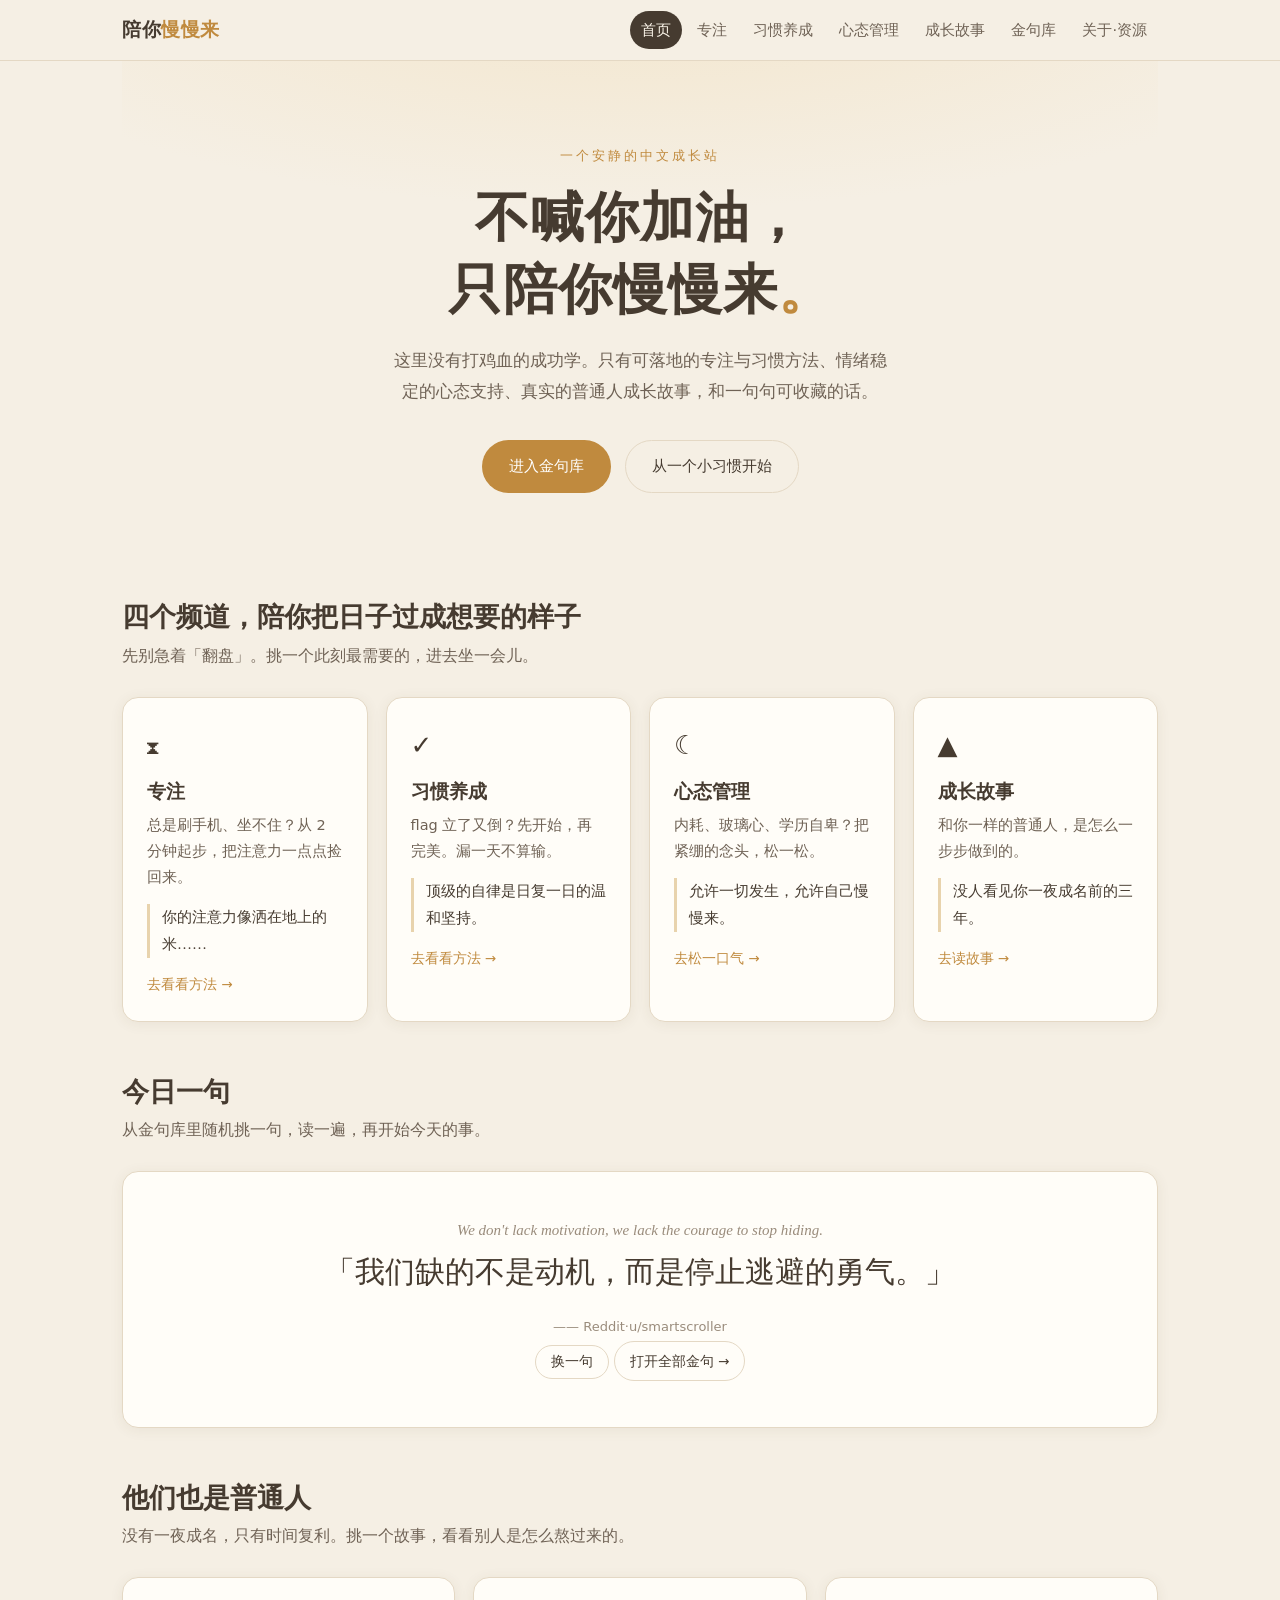
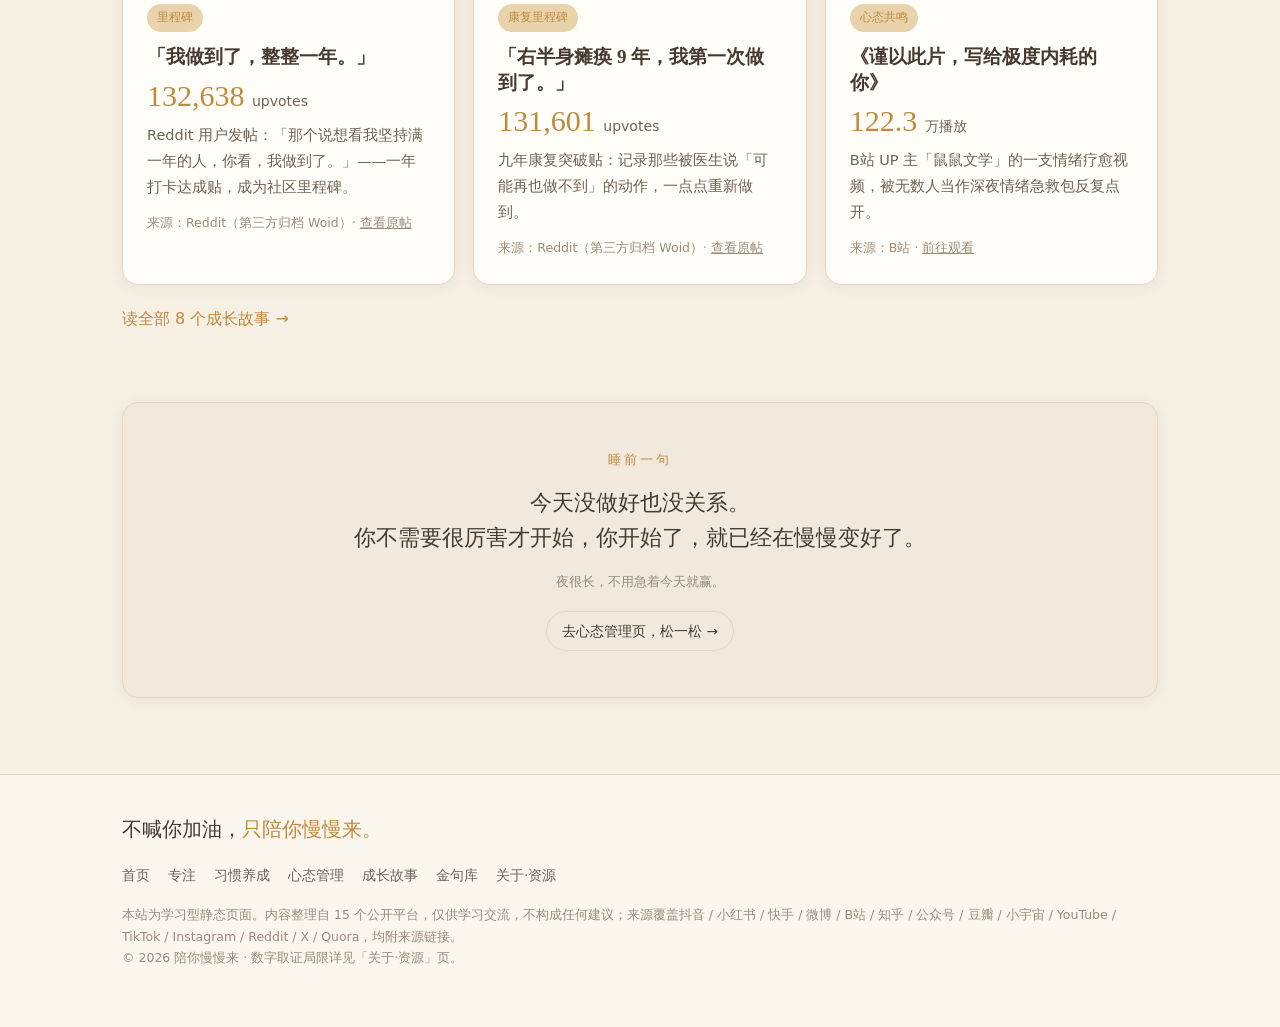
<file: index.html>
<!DOCTYPE html>
<html lang="zh-CN">
<head>
<meta charset="UTF-8">
<meta name="viewport" content="width=device-width, initial-scale=1.0">
<title>陪你慢慢来 · 一个不打鸡血的成长站</title>
<meta name="description" content="不喊你加油，只陪你慢慢来。专注、习惯、心态、真实成长故事与可收藏的金句。">
<link rel="icon" href="data:image/svg+xml,%3Csvg xmlns='http://www.w3.org/2000/svg' viewBox='0 0 32 32'%3E%3Ccircle cx='16' cy='16' r='14' fill='%23c08a3e'/%3E%3Ctext x='16' y='21' font-size='14' text-anchor='middle' fill='%23fffdf8' font-family='serif'%3E慢%3C/text%3E%3C/svg%3E">
<link rel="stylesheet" href="assets/css/style.css">
</head>
<body>

<header class="topbar">
  <div class="topbar-inner">
    <a class="brand" href="index.html">陪你<span>慢慢来</span></a>
    <nav class="nav">
      <a href="index.html">首页</a>
      <a href="focus.html">专注</a>
      <a href="habits.html">习惯养成</a>
      <a href="mindset.html">心态管理</a>
      <a href="stories.html">成长故事</a>
      <a href="quotes.html">金句库</a>
      <a href="resources.html">关于·资源</a>
    </nav>
  </div>
</header>

<main class="wrap">

  <!-- Hero -->
  <section class="hero">
    <div class="eyebrow">一个安静的中文成长站</div>
    <h1 class="serif">不喊你加油，<br>只陪你慢慢来<span class="dot">。</span></h1>
    <p class="sub">这里没有打鸡血的成功学。只有可落地的专注与习惯方法、情绪稳定的心态支持、真实的普通人成长故事，和一句句可收藏的话。</p>
    <div class="hero-btns">
      <a class="btn btn-primary" href="quotes.html">进入金句库</a>
      <a class="btn btn-ghost" href="habits.html">从一个小习惯开始</a>
    </div>
  </section>

  <!-- 四频道入口 -->
  <section class="section">
    <h2>四个频道，陪你把日子过成想要的样子</h2>
    <p class="lead">先别急着「翻盘」。挑一个此刻最需要的，进去坐一会儿。</p>
    <div class="grid grid-4">
      <a class="card" href="focus.html">
        <div class="icon">⧗</div>
        <h3>专注</h3>
        <p>总是刷手机、坐不住？从 2 分钟起步，把注意力一点点捡回来。</p>
        <div class="mini-quote">你的注意力像洒在地上的米……</div>
        <div class="go">去看看方法 →</div>
      </a>
      <a class="card" href="habits.html">
        <div class="icon">✓</div>
        <h3>习惯养成</h3>
        <p>flag 立了又倒？先开始，再完美。漏一天不算输。</p>
        <div class="mini-quote">顶级的自律是日复一日的温和坚持。</div>
        <div class="go">去看看方法 →</div>
      </a>
      <a class="card" href="mindset.html">
        <div class="icon">☾</div>
        <h3>心态管理</h3>
        <p>内耗、玻璃心、学历自卑？把紧绷的念头，松一松。</p>
        <div class="mini-quote">允许一切发生，允许自己慢慢来。</div>
        <div class="go">去松一口气 →</div>
      </a>
      <a class="card" href="stories.html">
        <div class="icon">▲</div>
        <h3>成长故事</h3>
        <p>和你一样的普通人，是怎么一步步做到的。</p>
        <div class="mini-quote">没人看见你一夜成名前的三年。</div>
        <div class="go">去读故事 →</div>
      </a>
    </div>
  </section>

  <!-- 今日一句 -->
  <section class="section">
    <h2>今日一句</h2>
    <p class="lead">从金句库里随机挑一句，读一遍，再开始今天的事。</p>
    <div class="today-quote" id="todayQuote">
      <blockquote class="tq-body"></blockquote>
      <a class="src tq-src small" target="_blank" rel="noopener"></a>
      <div>
        <button class="btn btn-ghost btn-sm" id="nextQuote">换一句</button>
        <a class="btn btn-ghost btn-sm" href="quotes.html">打开全部金句 →</a>
      </div>
    </div>
  </section>

  <!-- 热门故事预览 -->
  <section class="section">
    <h2>他们也是普通人</h2>
    <p class="lead">没有一夜成名，只有时间复利。挑一个故事，看看别人是怎么熬过来的。</p>
    <div class="grid grid-3">
      <article class="card story">
        <span class="tagline">里程碑</span>
        <h3>「我做到了，整整一年。」</h3>
        <div class="stat">132,638 <small>upvotes</small></div>
        <p>Reddit 用户发帖：「那个说想看我坚持满一年的人，你看，我做到了。」——一年打卡达成贴，成为社区里程碑。</p>
        <div class="from">来源：Reddit（第三方归档 Woid）· <a href="https://woid.io/reddit/2021/?page=3" target="_blank" rel="noopener">查看原帖</a></div>
      </article>
      <article class="card story">
        <span class="tagline">康复里程碑</span>
        <h3>「右半身瘫痪 9 年，我第一次做到了。」</h3>
        <div class="stat">131,601 <small>upvotes</small></div>
        <p>九年康复突破贴：记录那些被医生说「可能再也做不到」的动作，一点点重新做到。</p>
        <div class="from">来源：Reddit（第三方归档 Woid）· <a href="https://woid.io/reddit/2021/?page=3" target="_blank" rel="noopener">查看原帖</a></div>
      </article>
      <article class="card story">
        <span class="tagline">心态共鸣</span>
        <h3>《谨以此片，写给极度内耗的你》</h3>
        <div class="stat">122.3 <small>万播放</small></div>
        <p>B站 UP 主「鼠鼠文学」的一支情绪疗愈视频，被无数人当作深夜情绪急救包反复点开。</p>
        <div class="from">来源：B站 · <a href="https://www.bilibili.com/video/BV1YT42117QF/" target="_blank" rel="noopener">前往观看</a></div>
      </article>
    </div>
    <p style="margin-top:20px;"><a href="stories.html">读全部 8 个成长故事 →</a></p>
  </section>

  <!-- 睡前陪伴区 -->
  <section class="section">
    <div class="today-quote" style="background:var(--surface-2);">
      <div class="eyebrow">睡前一句</div>
      <blockquote class="serif" style="font-size:22px;margin:0 0 14px;">今天没做好也没关系。<br>你不需要很厉害才开始，你开始了，就已经在慢慢变好了。</blockquote>
      <p class="muted small" style="margin:0 0 18px;">夜很长，不用急着今天就赢。</p>
      <a class="btn btn-ghost btn-sm" href="mindset.html">去心态管理页，松一松 →</a>
    </div>
  </section>

</main>

<footer class="site">
  <div class="foot-inner">
    <div class="foot-tag">不喊你加油，<em>只陪你慢慢来。</em></div>
    <div class="foot-nav">
      <a href="index.html">首页</a>
      <a href="focus.html">专注</a>
      <a href="habits.html">习惯养成</a>
      <a href="mindset.html">心态管理</a>
      <a href="stories.html">成长故事</a>
      <a href="quotes.html">金句库</a>
      <a href="resources.html">关于·资源</a>
    </div>
    <p class="foot-note">本站为学习型静态页面。内容整理自 15 个公开平台，仅供学习交流，不构成任何建议；来源覆盖抖音 / 小红书 / 快手 / 微博 / B站 / 知乎 / 公众号 / 豆瓣 / 小宇宙 / YouTube / TikTok / Instagram / Reddit / X / Quora，均附来源链接。<br>© 2026 陪你慢慢来 · 数字取证局限详见「关于·资源」页。</p>
  </div>
</footer>

<script src="assets/js/main.js"></script>
</body>
</html>
</file>
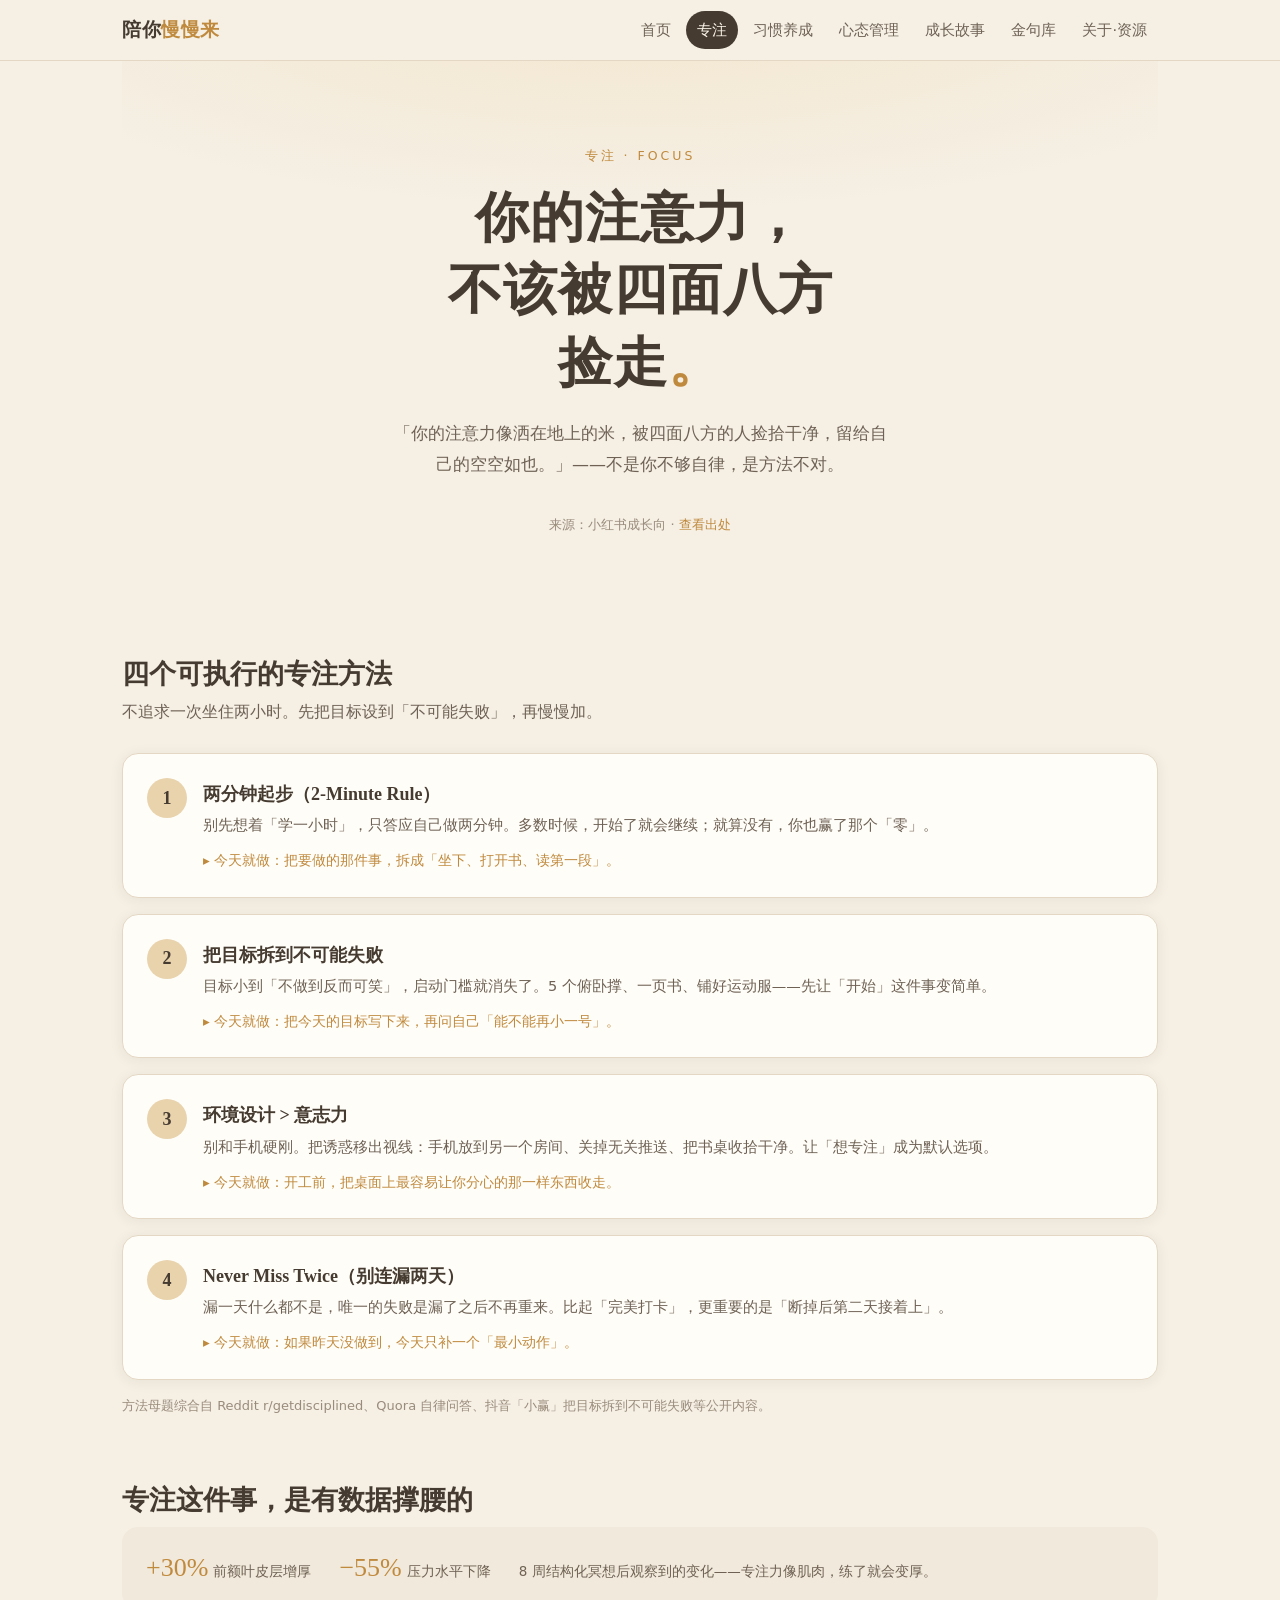
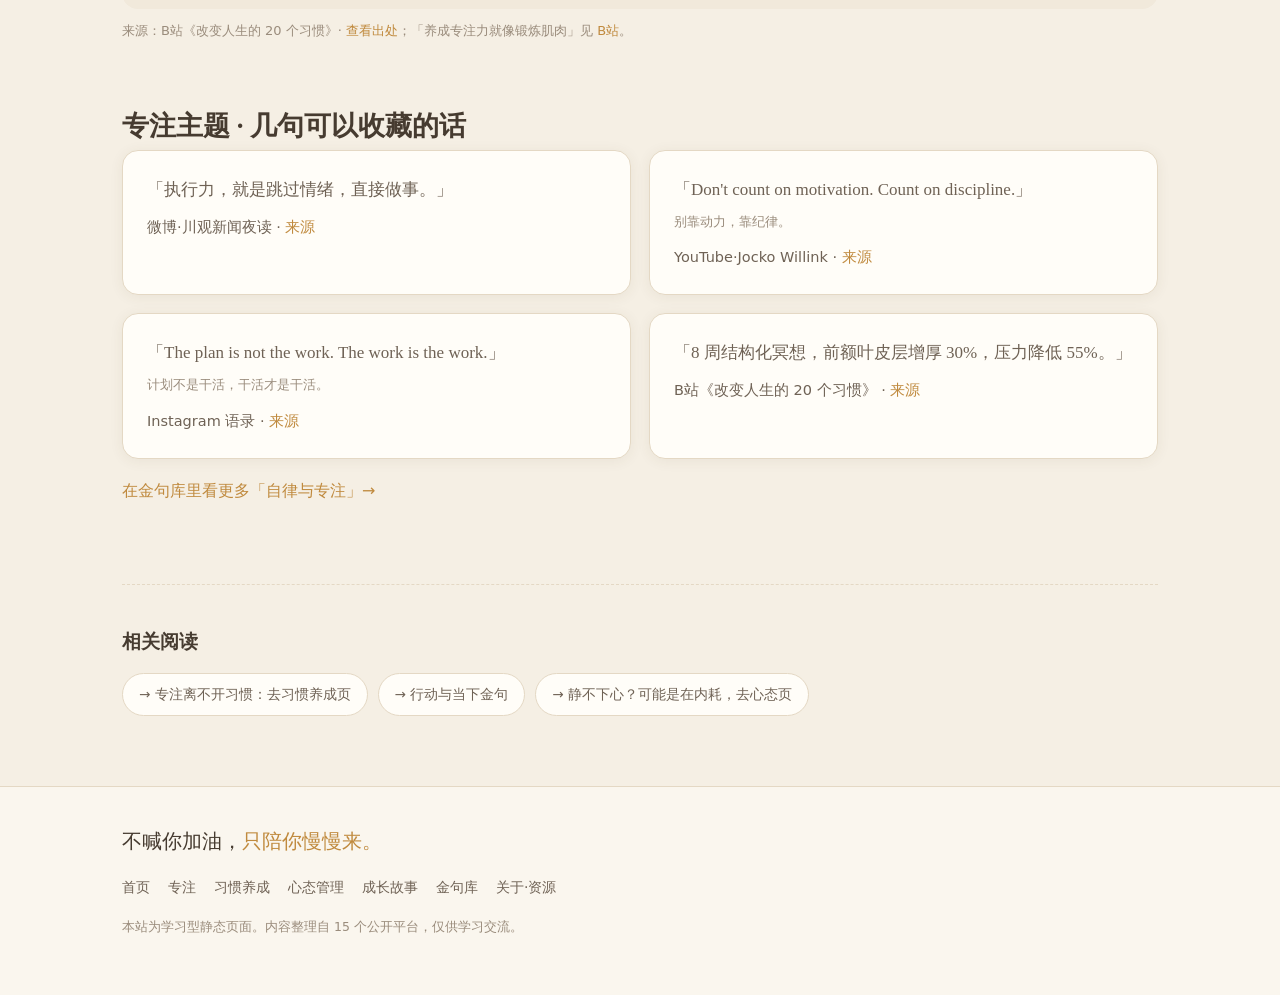
<file: focus.html>
<!DOCTYPE html>
<html lang="zh-CN">
<head>
<meta charset="UTF-8">
<meta name="viewport" content="width=device-width, initial-scale=1.0">
<title>专注 · 陪你慢慢来</title>
<meta name="description" content="无法专注、总刷手机、拖延？四个可执行的专注方法，把注意力一点点捡回来。">
<link rel="icon" href="data:image/svg+xml,%3Csvg xmlns='http://www.w3.org/2000/svg' viewBox='0 0 32 32'%3E%3Ccircle cx='16' cy='16' r='14' fill='%23c08a3e'/%3E%3Ctext x='16' y='21' font-size='14' text-anchor='middle' fill='%23fffdf8' font-family='serif'%3E慢%3C/text%3E%3C/svg%3E">
<link rel="stylesheet" href="assets/css/style.css">
</head>
<body>

<header class="topbar">
  <div class="topbar-inner">
    <a class="brand" href="index.html">陪你<span>慢慢来</span></a>
    <nav class="nav">
      <a href="index.html">首页</a>
      <a href="focus.html">专注</a>
      <a href="habits.html">习惯养成</a>
      <a href="mindset.html">心态管理</a>
      <a href="stories.html">成长故事</a>
      <a href="quotes.html">金句库</a>
      <a href="resources.html">关于·资源</a>
    </nav>
  </div>
</header>

<main class="wrap">

  <section class="hero">
    <div class="eyebrow">专注 · Focus</div>
    <h1 class="serif">你的注意力，<br>不该被四面八方捡走<span class="dot">。</span></h1>
    <p class="sub">「你的注意力像洒在地上的米，被四面八方的人捡拾干净，留给自己的空空如也。」——不是你不够自律，是方法不对。</p>
    <p class="small muted">来源：小红书成长向 · <a href="https://www.iesdouyin.com/share/video/7657857817738674873" target="_blank" rel="noopener">查看出处</a></p>
  </section>

  <!-- 方法卡片 -->
  <section class="section">
    <h2>四个可执行的专注方法</h2>
    <p class="lead">不追求一次坐住两小时。先把目标设到「不可能失败」，再慢慢加。</p>
    <div class="grid" style="gap:16px;">

      <div class="card method">
        <div class="num">1</div>
        <div>
          <h3>两分钟起步（2-Minute Rule）</h3>
          <p>别先想着「学一小时」，只答应自己做两分钟。多数时候，开始了就会继续；就算没有，你也赢了那个「零」。</p>
          <div class="action">▸ 今天就做：把要做的那件事，拆成「坐下、打开书、读第一段」。</div>
        </div>
      </div>

      <div class="card method">
        <div class="num">2</div>
        <div>
          <h3>把目标拆到不可能失败</h3>
          <p>目标小到「不做到反而可笑」，启动门槛就消失了。5 个俯卧撑、一页书、铺好运动服——先让「开始」这件事变简单。</p>
          <div class="action">▸ 今天就做：把今天的目标写下来，再问自己「能不能再小一号」。</div>
        </div>
      </div>

      <div class="card method">
        <div class="num">3</div>
        <div>
          <h3>环境设计 &gt; 意志力</h3>
          <p>别和手机硬刚。把诱惑移出视线：手机放到另一个房间、关掉无关推送、把书桌收拾干净。让「想专注」成为默认选项。</p>
          <div class="action">▸ 今天就做：开工前，把桌面上最容易让你分心的那一样东西收走。</div>
        </div>
      </div>

      <div class="card method">
        <div class="num">4</div>
        <div>
          <h3>Never Miss Twice（别连漏两天）</h3>
          <p>漏一天什么都不是，唯一的失败是漏了之后不再重来。比起「完美打卡」，更重要的是「断掉后第二天接着上」。</p>
          <div class="action">▸ 今天就做：如果昨天没做到，今天只补一个「最小动作」。</div>
        </div>
      </div>

    </div>
    <p class="small muted" style="margin-top:14px;">方法母题综合自 Reddit r/getdisciplined、Quora 自律问答、抖音「小赢」把目标拆到不可能失败等公开内容。</p>
  </section>

  <!-- 数据背书 -->
  <section class="section">
    <h2>专注这件事，是有数据撑腰的</h2>
    <div class="factbar">
      <div><span class="big">+30%</span> <span class="lbl">前额叶皮层增厚</span></div>
      <div><span class="big">−55%</span> <span class="lbl">压力水平下降</span></div>
      <div><span class="lbl" style="max-width:34ch;">8 周结构化冥想后观察到的变化——专注力像肌肉，练了就会变厚。</span></div>
    </div>
    <p class="small muted" style="margin-top:10px;">来源：B站《改变人生的 20 个习惯》· <a href="https://www.bilibili.com/video/BV1Zb7kz5ErR/" target="_blank" rel="noopener">查看出处</a>；「养成专注力就像锻炼肌肉」见 <a href="https://www.bilibili.com/video/BV1usLKzsEqb/" target="_blank" rel="noopener">B站</a>。</p>
  </section>

  <!-- 相关金句 -->
  <section class="section">
    <h2>专注主题 · 几句可以收藏的话</h2>
    <div class="grid grid-2">
      <div class="card">
        <p class="serif" style="font-size:17px;">「执行力，就是跳过情绪，直接做事。」</p>
        <p class="small muted" style="margin-top:8px;">微博·川观新闻夜读 · <a href="https://cbgc.scol.com.cn/news/7431789" target="_blank" rel="noopener">来源</a></p>
      </div>
      <div class="card">
        <p class="serif" style="font-size:17px;">「Don't count on motivation. Count on discipline.」<br><span class="small muted">别靠动力，靠纪律。</span></p>
        <p class="small muted" style="margin-top:8px;">YouTube·Jocko Willink · <a href="https://usenoro.com/routines/jocko-willink/" target="_blank" rel="noopener">来源</a></p>
      </div>
      <div class="card">
        <p class="serif" style="font-size:17px;">「The plan is not the work. The work is the work.」<br><span class="small muted">计划不是干活，干活才是干活。</span></p>
        <p class="small muted" style="margin-top:8px;">Instagram 语录 · <a href="https://reelquote.app/en/blog/motivational-quote-backgrounds-download/" target="_blank" rel="noopener">来源</a></p>
      </div>
      <div class="card">
        <p class="serif" style="font-size:17px;">「8 周结构化冥想，前额叶皮层增厚 30%，压力降低 55%。」</p>
        <p class="small muted" style="margin-top:8px;">B站《改变人生的 20 个习惯》 · <a href="https://www.bilibili.com/video/BV1Zb7kz5ErR/" target="_blank" rel="noopener">来源</a></p>
      </div>
    </div>
    <p style="margin-top:18px;"><a href="quotes.html?tag=自律与专注">在金句库里看更多「自律与专注」→</a></p>
  </section>

  <!-- 相关阅读 -->
  <section class="related">
    <h3>相关阅读</h3>
    <div class="links">
      <a href="habits.html">→ 专注离不开习惯：去习惯养成页</a>
      <a href="quotes.html?tag=行动与当下">→ 行动与当下金句</a>
      <a href="mindset.html">→ 静不下心？可能是在内耗，去心态页</a>
    </div>
  </section>

</main>

<footer class="site">
  <div class="foot-inner">
    <div class="foot-tag">不喊你加油，<em>只陪你慢慢来。</em></div>
    <div class="foot-nav">
      <a href="index.html">首页</a><a href="focus.html">专注</a><a href="habits.html">习惯养成</a><a href="mindset.html">心态管理</a><a href="stories.html">成长故事</a><a href="quotes.html">金句库</a><a href="resources.html">关于·资源</a>
    </div>
    <p class="foot-note">本站为学习型静态页面。内容整理自 15 个公开平台，仅供学习交流。</p>
  </div>
</footer>

<script src="assets/js/main.js"></script>
</body>
</html>
</file>
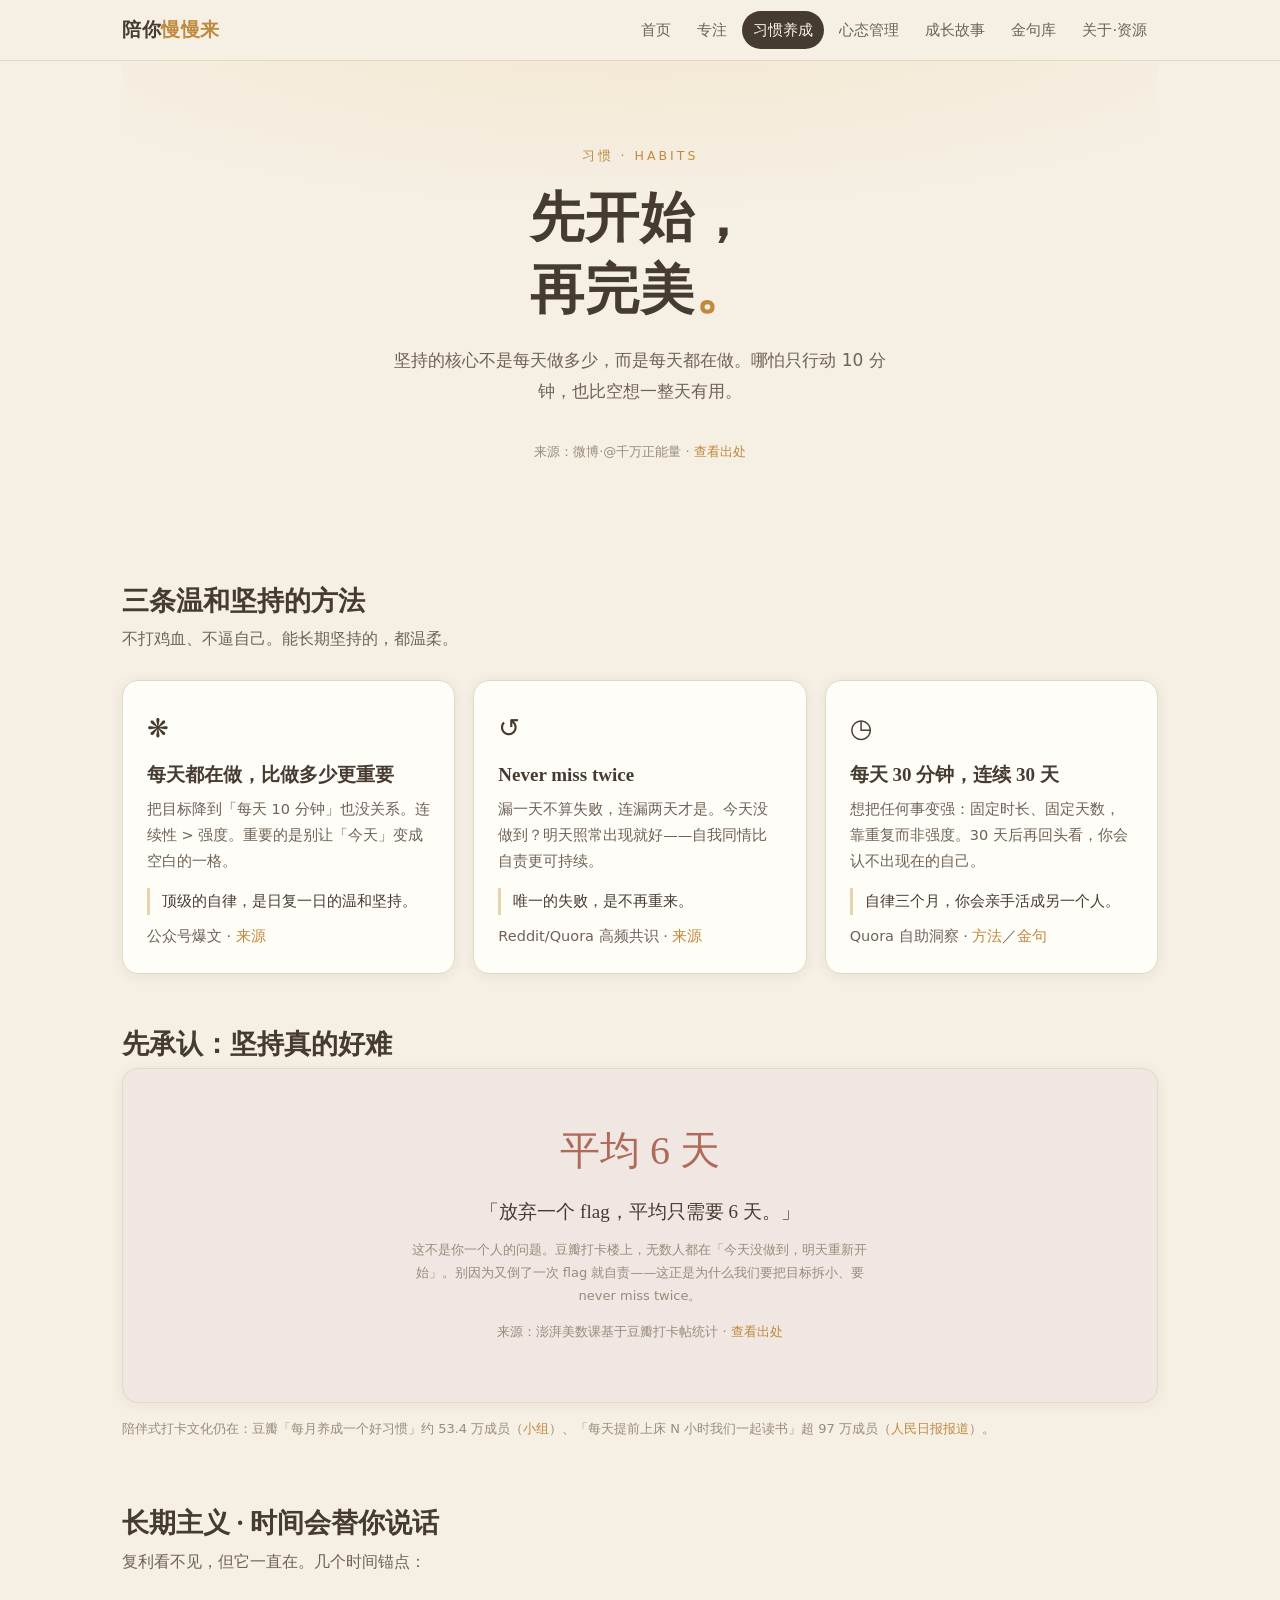
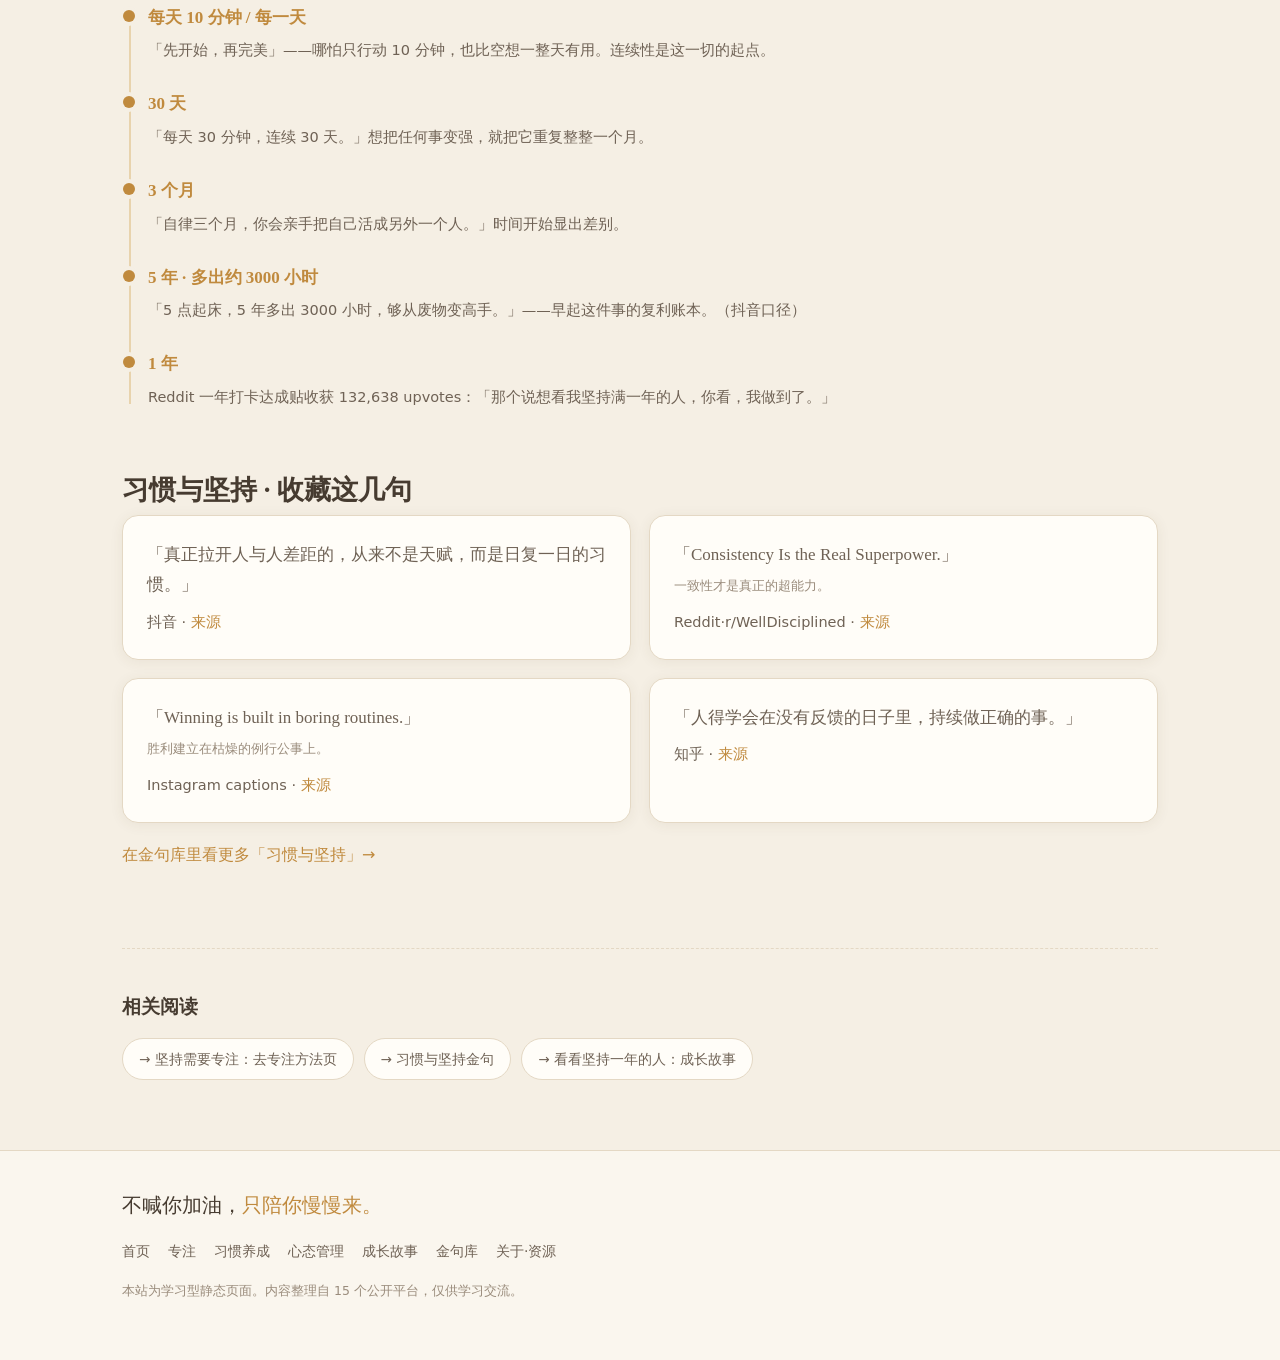
<file: habits.html>
<!DOCTYPE html>
<html lang="zh-CN">
<head>
<meta charset="UTF-8">
<meta name="viewport" content="width=device-width, initial-scale=1.0">
<title>习惯养成 · 陪你慢慢来</title>
<meta name="description" content="flag 立了又倒？先开始，再完美。三条温和坚持的方法，和长期主义的时间线。">
<link rel="icon" href="data:image/svg+xml,%3Csvg xmlns='http://www.w3.org/2000/svg' viewBox='0 0 32 32'%3E%3Ccircle cx='16' cy='16' r='14' fill='%23c08a3e'/%3E%3Ctext x='16' y='21' font-size='14' text-anchor='middle' fill='%23fffdf8' font-family='serif'%3E慢%3C/text%3E%3C/svg%3E">
<link rel="stylesheet" href="assets/css/style.css">
</head>
<body>

<header class="topbar">
  <div class="topbar-inner">
    <a class="brand" href="index.html">陪你<span>慢慢来</span></a>
    <nav class="nav">
      <a href="index.html">首页</a>
      <a href="focus.html">专注</a>
      <a href="habits.html">习惯养成</a>
      <a href="mindset.html">心态管理</a>
      <a href="stories.html">成长故事</a>
      <a href="quotes.html">金句库</a>
      <a href="resources.html">关于·资源</a>
    </nav>
  </div>
</header>

<main class="wrap">

  <section class="hero">
    <div class="eyebrow">习惯 · Habits</div>
    <h1 class="serif">先开始，<br>再完美<span class="dot">。</span></h1>
    <p class="sub">坚持的核心不是每天做多少，而是每天都在做。哪怕只行动 10 分钟，也比空想一整天有用。</p>
    <p class="small muted">来源：微博·@千万正能量 · <a href="https://m.weibo.cn/detail/5347114482926184" target="_blank" rel="noopener">查看出处</a></p>
  </section>

  <!-- 温和坚持三卡 -->
  <section class="section">
    <h2>三条温和坚持的方法</h2>
    <p class="lead">不打鸡血、不逼自己。能长期坚持的，都温柔。</p>
    <div class="grid grid-3">
      <div class="card">
        <div class="icon">❋</div>
        <h3>每天都在做，比做多少更重要</h3>
        <p>把目标降到「每天 10 分钟」也没关系。连续性 &gt; 强度。重要的是别让「今天」变成空白的一格。</p>
        <div class="mini-quote">顶级的自律，是日复一日的温和坚持。</div>
        <p class="small muted" style="margin-top:8px;">公众号爆文 · <a href="http://m.toutiao.com/group/7686627564281954860/" target="_blank" rel="noopener">来源</a></p>
      </div>
      <div class="card">
        <div class="icon">↺</div>
        <h3>Never miss twice</h3>
        <p>漏一天不算失败，连漏两天才是。今天没做到？明天照常出现就好——自我同情比自责更可持续。</p>
        <div class="mini-quote">唯一的失败，是不再重来。</div>
        <p class="small muted" style="margin-top:8px;">Reddit/Quora 高频共识 · <a href="https://infinitefits.blog/how-to-build-self-discipline/" target="_blank" rel="noopener">来源</a></p>
      </div>
      <div class="card">
        <div class="icon">◷</div>
        <h3>每天 30 分钟，连续 30 天</h3>
        <p>想把任何事变强：固定时长、固定天数，靠重复而非强度。30 天后再回头看，你会认不出现在的自己。</p>
        <div class="mini-quote">自律三个月，你会亲手活成另一个人。</div>
        <p class="small muted" style="margin-top:8px;">Quora 自助洞察 · <a href="https://uploads-ssl.webflow.com/61a51f6d0f790c4eca5d8b97/64da9140624b34e8e58232b1_the-most-powerful-life-hacks%20(1)-1.pdf" target="_blank" rel="noopener">方法</a>／<a href="https://m.weibo.cn/detail/5287584805948358" target="_blank" rel="noopener">金句</a></p>
      </div>
    </div>
  </section>

  <!-- flag 现实区 -->
  <section class="section">
    <h2>先承认：坚持真的好难</h2>
    <div class="today-quote" style="background:#f0e6e2;">
      <div class="stat serif" style="font-size:40px;color:#b06a5a;">平均 6 天</div>
      <p class="serif" style="font-size:19px;margin:8px 0;">「放弃一个 flag，平均只需要 6 天。」</p>
      <p class="small muted" style="max-width:56ch;margin:0 auto;">这不是你一个人的问题。豆瓣打卡楼上，无数人都在「今天没做到，明天重新开始」。别因为又倒了一次 flag 就自责——这正是为什么我们要把目标拆小、要 never miss twice。</p>
      <p class="small muted" style="margin-top:12px;">来源：澎湃美数课基于豆瓣打卡帖统计 · <a href="https://m.thepaper.cn/wifiKey_detail.jsp?contid=10521695" target="_blank" rel="noopener">查看出处</a></p>
    </div>
    <p class="small muted" style="margin-top:14px;">陪伴式打卡文化仍在：豆瓣「每月养成一个好习惯」约 53.4 万成员（<a href="http://www.douban.com/group/111410/" target="_blank" rel="noopener">小组</a>）、「每天提前上床 N 小时我们一起读书」超 97 万成员（<a href="https://paper.people.com.cn/rmrbhwb/pc/attachement/202504/23/f1eb7717-e216-4e2a-b8de-f952b31b0be5.pdf" target="_blank" rel="noopener">人民日报报道</a>）。</p>
  </section>

  <!-- 长期主义时间线 -->
  <section class="section">
    <h2>长期主义 · 时间会替你说话</h2>
    <p class="lead">复利看不见，但它一直在。几个时间锚点：</p>
    <div class="timeline">
      <div class="tl-item">
        <div class="when">每天 10 分钟 / 每一天</div>
        <p>「先开始，再完美」——哪怕只行动 10 分钟，也比空想一整天有用。连续性是这一切的起点。</p>
      </div>
      <div class="tl-item">
        <div class="when">30 天</div>
        <p>「每天 30 分钟，连续 30 天。」想把任何事变强，就把它重复整整一个月。</p>
      </div>
      <div class="tl-item">
        <div class="when">3 个月</div>
        <p>「自律三个月，你会亲手把自己活成另外一个人。」时间开始显出差别。</p>
      </div>
      <div class="tl-item">
        <div class="when">5 年 · 多出约 3000 小时</div>
        <p>「5 点起床，5 年多出 3000 小时，够从废物变高手。」——早起这件事的复利账本。（抖音口径）</p>
      </div>
      <div class="tl-item">
        <div class="when">1 年</div>
        <p>Reddit 一年打卡达成贴收获 132,638 upvotes：「那个说想看我坚持满一年的人，你看，我做到了。」</p>
      </div>
    </div>
  </section>

  <!-- 相关金句 -->
  <section class="section">
    <h2>习惯与坚持 · 收藏这几句</h2>
    <div class="grid grid-2">
      <div class="card">
        <p class="serif" style="font-size:17px;">「真正拉开人与人差距的，从来不是天赋，而是日复一日的习惯。」</p>
        <p class="small muted" style="margin-top:8px;">抖音 · <a href="https://www.iesdouyin.com/share/video/7691065593717991077" target="_blank" rel="noopener">来源</a></p>
      </div>
      <div class="card">
        <p class="serif" style="font-size:17px;">「Consistency Is the Real Superpower.」<br><span class="small muted">一致性才是真正的超能力。</span></p>
        <p class="small muted" style="margin-top:8px;">Reddit·r/WellDisciplined · <a href="https://reddlx.com/sub/WellDisciplined" target="_blank" rel="noopener">来源</a></p>
      </div>
      <div class="card">
        <p class="serif" style="font-size:17px;">「Winning is built in boring routines.」<br><span class="small muted">胜利建立在枯燥的例行公事上。</span></p>
        <p class="small muted" style="margin-top:8px;">Instagram captions · <a href="https://captionspots.com/stroke-buddy-captions/" target="_blank" rel="noopener">来源</a></p>
      </div>
      <div class="card">
        <p class="serif" style="font-size:17px;">「人得学会在没有反馈的日子里，持续做正确的事。」</p>
        <p class="small muted" style="margin-top:8px;">知乎 · <a href="https://www.zhihu.com/question/599006651/answer/2016829443356770860" target="_blank" rel="noopener">来源</a></p>
      </div>
    </div>
    <p style="margin-top:18px;"><a href="quotes.html?tag=习惯与坚持">在金句库里看更多「习惯与坚持」→</a></p>
  </section>

  <section class="related">
    <h3>相关阅读</h3>
    <div class="links">
      <a href="focus.html">→ 坚持需要专注：去专注方法页</a>
      <a href="quotes.html?tag=习惯与坚持">→ 习惯与坚持金句</a>
      <a href="stories.html">→ 看看坚持一年的人：成长故事</a>
    </div>
  </section>

</main>

<footer class="site">
  <div class="foot-inner">
    <div class="foot-tag">不喊你加油，<em>只陪你慢慢来。</em></div>
    <div class="foot-nav">
      <a href="index.html">首页</a><a href="focus.html">专注</a><a href="habits.html">习惯养成</a><a href="mindset.html">心态管理</a><a href="stories.html">成长故事</a><a href="quotes.html">金句库</a><a href="resources.html">关于·资源</a>
    </div>
    <p class="foot-note">本站为学习型静态页面。内容整理自 15 个公开平台，仅供学习交流。</p>
  </div>
</footer>

<script src="assets/js/main.js"></script>
</body>
</html>
</file>
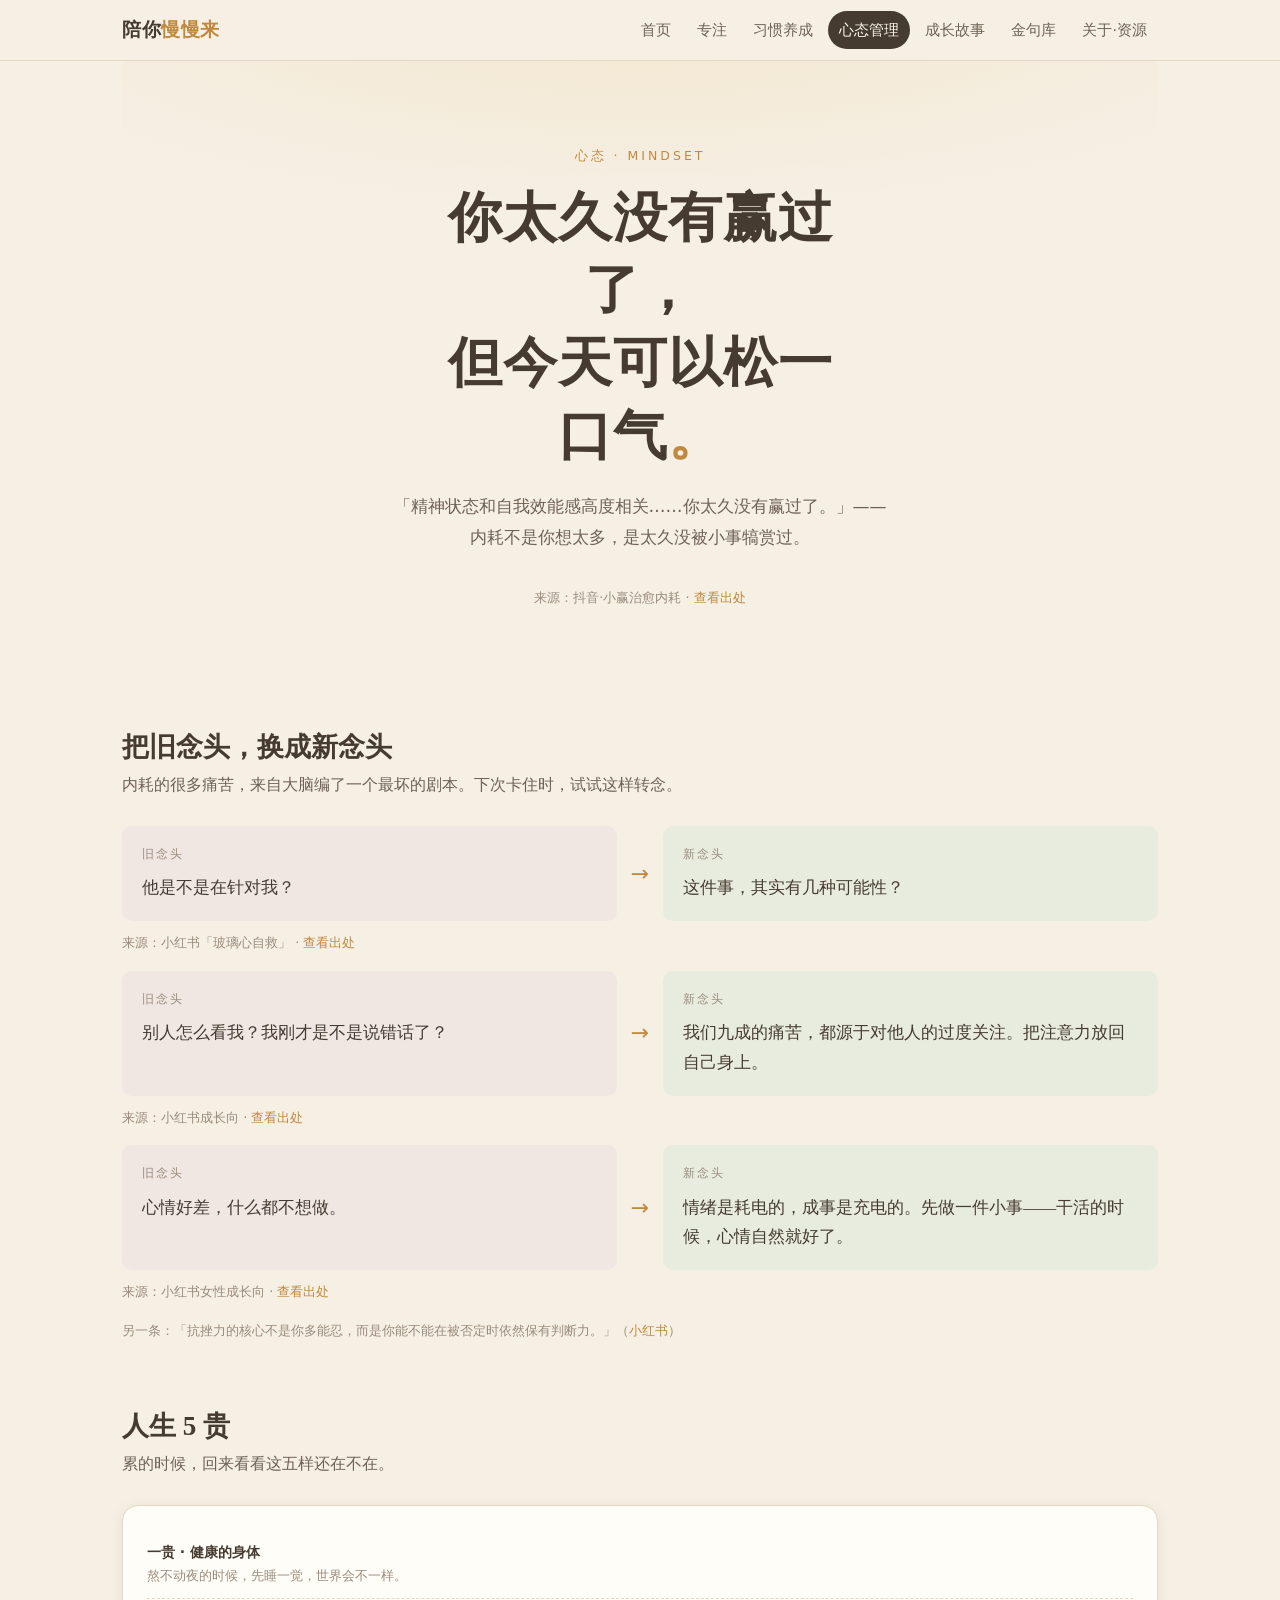
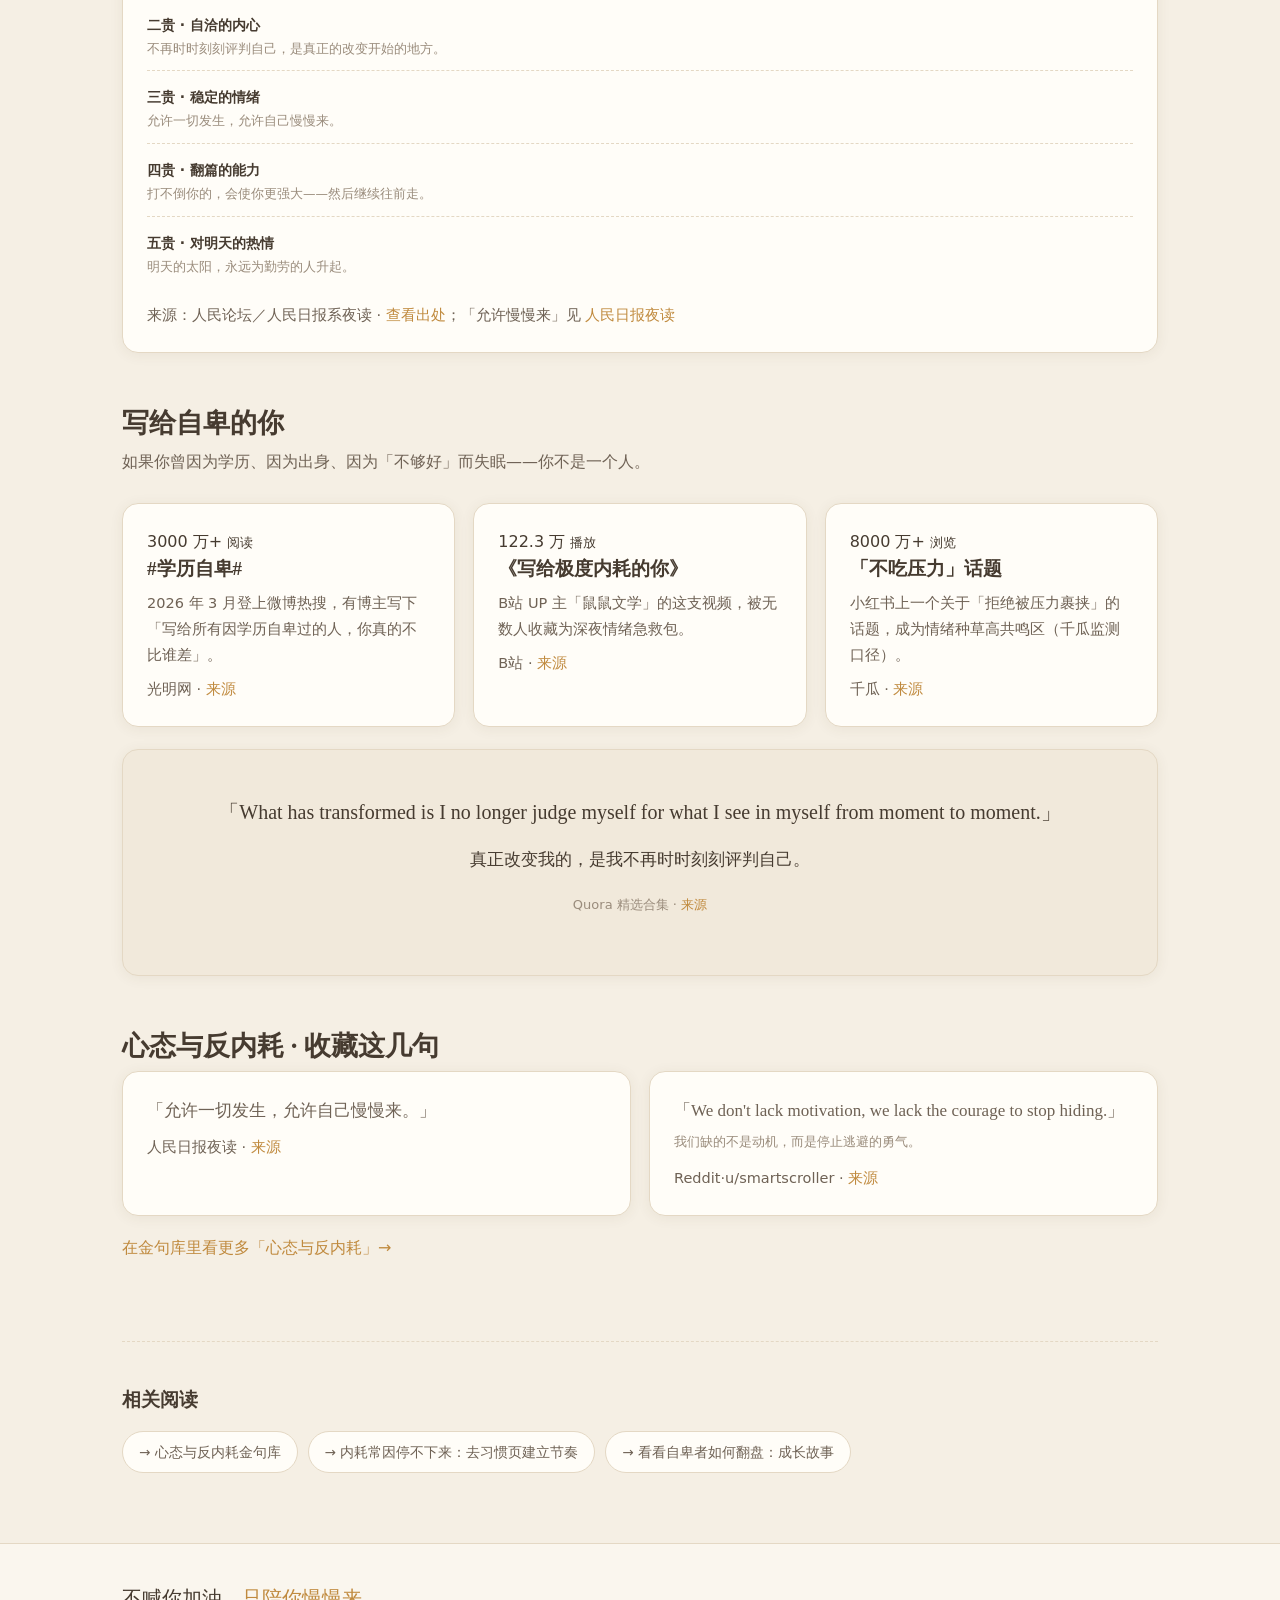
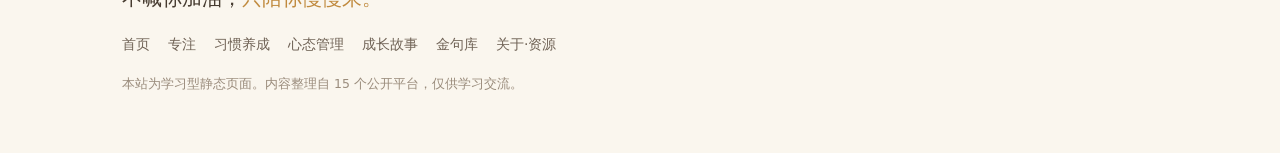
<file: mindset.html>
<!DOCTYPE html>
<html lang="zh-CN">
<head>
<meta charset="UTF-8">
<meta name="viewport" content="width=device-width, initial-scale=1.0">
<title>心态管理 · 陪你慢慢来</title>
<meta name="description" content="内耗、玻璃心、学历自卑？把紧绷的念头松一松。反内耗转念卡、人生五贵、写给自卑的你。">
<link rel="icon" href="data:image/svg+xml,%3Csvg xmlns='http://www.w3.org/2000/svg' viewBox='0 0 32 32'%3E%3Ccircle cx='16' cy='16' r='14' fill='%23c08a3e'/%3E%3Ctext x='16' y='21' font-size='14' text-anchor='middle' fill='%23fffdf8' font-family='serif'%3E慢%3C/text%3E%3C/svg%3E">
<link rel="stylesheet" href="assets/css/style.css">
</head>
<body>

<header class="topbar">
  <div class="topbar-inner">
    <a class="brand" href="index.html">陪你<span>慢慢来</span></a>
    <nav class="nav">
      <a href="index.html">首页</a>
      <a href="focus.html">专注</a>
      <a href="habits.html">习惯养成</a>
      <a href="mindset.html">心态管理</a>
      <a href="stories.html">成长故事</a>
      <a href="quotes.html">金句库</a>
      <a href="resources.html">关于·资源</a>
    </nav>
  </div>
</header>

<main class="wrap">

  <section class="hero">
    <div class="eyebrow">心态 · Mindset</div>
    <h1 class="serif">你太久没有赢过了，<br>但今天可以松一口气<span class="dot">。</span></h1>
    <p class="sub">「精神状态和自我效能感高度相关……你太久没有赢过了。」——内耗不是你想太多，是太久没被小事犒赏过。</p>
    <p class="small muted">来源：抖音·小赢治愈内耗 · <a href="https://www.iesdouyin.com/share/video/7675498302268681979" target="_blank" rel="noopener">查看出处</a></p>
  </section>

  <!-- 反内耗：旧念头→新念头 -->
  <section class="section">
    <h2>把旧念头，换成新念头</h2>
    <p class="lead">内耗的很多痛苦，来自大脑编了一个最坏的剧本。下次卡住时，试试这样转念。</p>
    <div style="display:grid;gap:16px;">

      <div class="flip">
        <div class="old">
          <div class="lbl">旧念头</div>
          <div class="q">他是不是在针对我？</div>
        </div>
        <div class="arrow">→</div>
        <div class="new">
          <div class="lbl">新念头</div>
          <div class="q">这件事，其实有几种可能性？</div>
        </div>
      </div>
      <p class="small muted" style="margin:-6px 0 0;">来源：小红书「玻璃心自救」 · <a href="https://www.360kuai.com/mob/transcoding?check=53aec204272ba5b2&url=http%3A%2F%2Fzm.news.so.com%2F3409a5cdaa6c99b1069f4778cc853384" target="_blank" rel="noopener">查看出处</a></p>

      <div class="flip">
        <div class="old">
          <div class="lbl">旧念头</div>
          <div class="q">别人怎么看我？我刚才是不是说错话了？</div>
        </div>
        <div class="arrow">→</div>
        <div class="new">
          <div class="lbl">新念头</div>
          <div class="q">我们九成的痛苦，都源于对他人的过度关注。把注意力放回自己身上。</div>
        </div>
      </div>
      <p class="small muted" style="margin:-6px 0 0;">来源：小红书成长向 · <a href="https://www.iesdouyin.com/share/video/7657857817738674873" target="_blank" rel="noopener">查看出处</a></p>

      <div class="flip">
        <div class="old">
          <div class="lbl">旧念头</div>
          <div class="q">心情好差，什么都不想做。</div>
        </div>
        <div class="arrow">→</div>
        <div class="new">
          <div class="lbl">新念头</div>
          <div class="q">情绪是耗电的，成事是充电的。先做一件小事——干活的时候，心情自然就好了。</div>
        </div>
      </div>
      <p class="small muted" style="margin:-6px 0 0;">来源：小红书女性成长向 · <a href="https://www.iesdouyin.com/share/video/7682624395306601766" target="_blank" rel="noopener">查看出处</a></p>

    </div>
    <p class="small muted" style="margin-top:16px;">另一条：「抗挫力的核心不是你多能忍，而是你能不能在被否定时依然保有判断力。」（<a href="https://www.iesdouyin.com/share/video/7663273632870079205" target="_blank" rel="noopener">小红书</a>）</p>
  </section>

  <!-- 人生5贵 -->
  <section class="section">
    <h2>人生 5 贵</h2>
    <p class="lead">累的时候，回来看看这五样还在不在。</p>
    <div class="card">
      <div style="display:grid;gap:4px;">
        <div class="acct"><span class="who">一贵 · 健康的身体</span><div class="note">熬不动夜的时候，先睡一觉，世界会不一样。</div></div>
        <div class="acct"><span class="who">二贵 · 自洽的内心</span><div class="note">不再时时刻刻评判自己，是真正的改变开始的地方。</div></div>
        <div class="acct"><span class="who">三贵 · 稳定的情绪</span><div class="note">允许一切发生，允许自己慢慢来。</div></div>
        <div class="acct"><span class="who">四贵 · 翻篇的能力</span><div class="note">打不倒你的，会使你更强大——然后继续往前走。</div></div>
        <div class="acct"><span class="who">五贵 · 对明天的热情</span><div class="note">明天的太阳，永远为勤劳的人升起。</div></div>
      </div>
      <p class="small muted" style="margin:14px 0 0;">来源：人民论坛／人民日报系夜读 · <a href="http://theory.people.com.cn/n1/2026/0322/c40531-40686388.html" target="_blank" rel="noopener">查看出处</a>；「允许慢慢来」见 <a href="https://www.iesdouyin.com/share/video/7666576634123957861" target="_blank" rel="noopener">人民日报夜读</a></p>
    </div>
  </section>

  <!-- 写给自卑的你 -->
  <section class="section">
    <h2>写给自卑的你</h2>
    <p class="lead">如果你曾因为学历、因为出身、因为「不够好」而失眠——你不是一个人。</p>
    <div class="grid grid-3">
      <div class="card">
        <div class="stat">3000 万+ <small>阅读</small></div>
        <h3>#学历自卑#</h3>
        <p>2026 年 3 月登上微博热搜，有博主写下「写给所有因学历自卑过的人，你真的不比谁差」。</p>
        <p class="small muted" style="margin-top:8px;">光明网 · <a href="https://m.gmw.cn/2026-03/04/content_38626250.htm" target="_blank" rel="noopener">来源</a></p>
      </div>
      <div class="card">
        <div class="stat">122.3 万 <small>播放</small></div>
        <h3>《写给极度内耗的你》</h3>
        <p>B站 UP 主「鼠鼠文学」的这支视频，被无数人收藏为深夜情绪急救包。</p>
        <p class="small muted" style="margin-top:8px;">B站 · <a href="https://www.bilibili.com/video/BV1YT42117QF/" target="_blank" rel="noopener">来源</a></p>
      </div>
      <div class="card">
        <div class="stat">8000 万+ <small>浏览</small></div>
        <h3>「不吃压力」话题</h3>
        <p>小红书上一个关于「拒绝被压力裹挟」的话题，成为情绪种草高共鸣区（千瓜监测口径）。</p>
        <p class="small muted" style="margin-top:8px;">千瓜 · <a href="https://www.qian-gua.com/information/detail/3354" target="_blank" rel="noopener">来源</a></p>
      </div>
    </div>
    <div class="today-quote" style="margin-top:22px;background:var(--surface-2);">
      <blockquote class="serif" style="font-size:20px;">「What has transformed is I no longer judge myself for what I see in myself from moment to moment.」</blockquote>
      <p class="serif" style="font-size:17px;">真正改变我的，是我不再时时刻刻评判自己。</p>
      <p class="small muted">Quora 精选合集 · <a href="https://www.appliedwisdom.com/quora-posts" target="_blank" rel="noopener">来源</a></p>
    </div>
  </section>

  <!-- 相关金句 -->
  <section class="section">
    <h2>心态与反内耗 · 收藏这几句</h2>
    <div class="grid grid-2">
      <div class="card">
        <p class="serif" style="font-size:17px;">「允许一切发生，允许自己慢慢来。」</p>
        <p class="small muted" style="margin-top:8px;">人民日报夜读 · <a href="https://www.iesdouyin.com/share/video/7666576634123957861" target="_blank" rel="noopener">来源</a></p>
      </div>
      <div class="card">
        <p class="serif" style="font-size:17px;">「We don't lack motivation, we lack the courage to stop hiding.」<br><span class="small muted">我们缺的不是动机，而是停止逃避的勇气。</span></p>
        <p class="small muted" style="margin-top:8px;">Reddit·u/smartscroller · <a href="https://reddlx.com/author/smartscroller" target="_blank" rel="noopener">来源</a></p>
      </div>
    </div>
    <p style="margin-top:18px;"><a href="quotes.html?tag=心态与反内耗">在金句库里看更多「心态与反内耗」→</a></p>
  </section>

  <section class="related">
    <h3>相关阅读</h3>
    <div class="links">
      <a href="quotes.html?tag=心态与反内耗">→ 心态与反内耗金句库</a>
      <a href="habits.html">→ 内耗常因停不下来：去习惯页建立节奏</a>
      <a href="stories.html">→ 看看自卑者如何翻盘：成长故事</a>
    </div>
  </section>

</main>

<footer class="site">
  <div class="foot-inner">
    <div class="foot-tag">不喊你加油，<em>只陪你慢慢来。</em></div>
    <div class="foot-nav">
      <a href="index.html">首页</a><a href="focus.html">专注</a><a href="habits.html">习惯养成</a><a href="mindset.html">心态管理</a><a href="stories.html">成长故事</a><a href="quotes.html">金句库</a><a href="resources.html">关于·资源</a>
    </div>
    <p class="foot-note">本站为学习型静态页面。内容整理自 15 个公开平台，仅供学习交流。</p>
  </div>
</footer>

<script src="assets/js/main.js"></script>
</body>
</html>
</file>
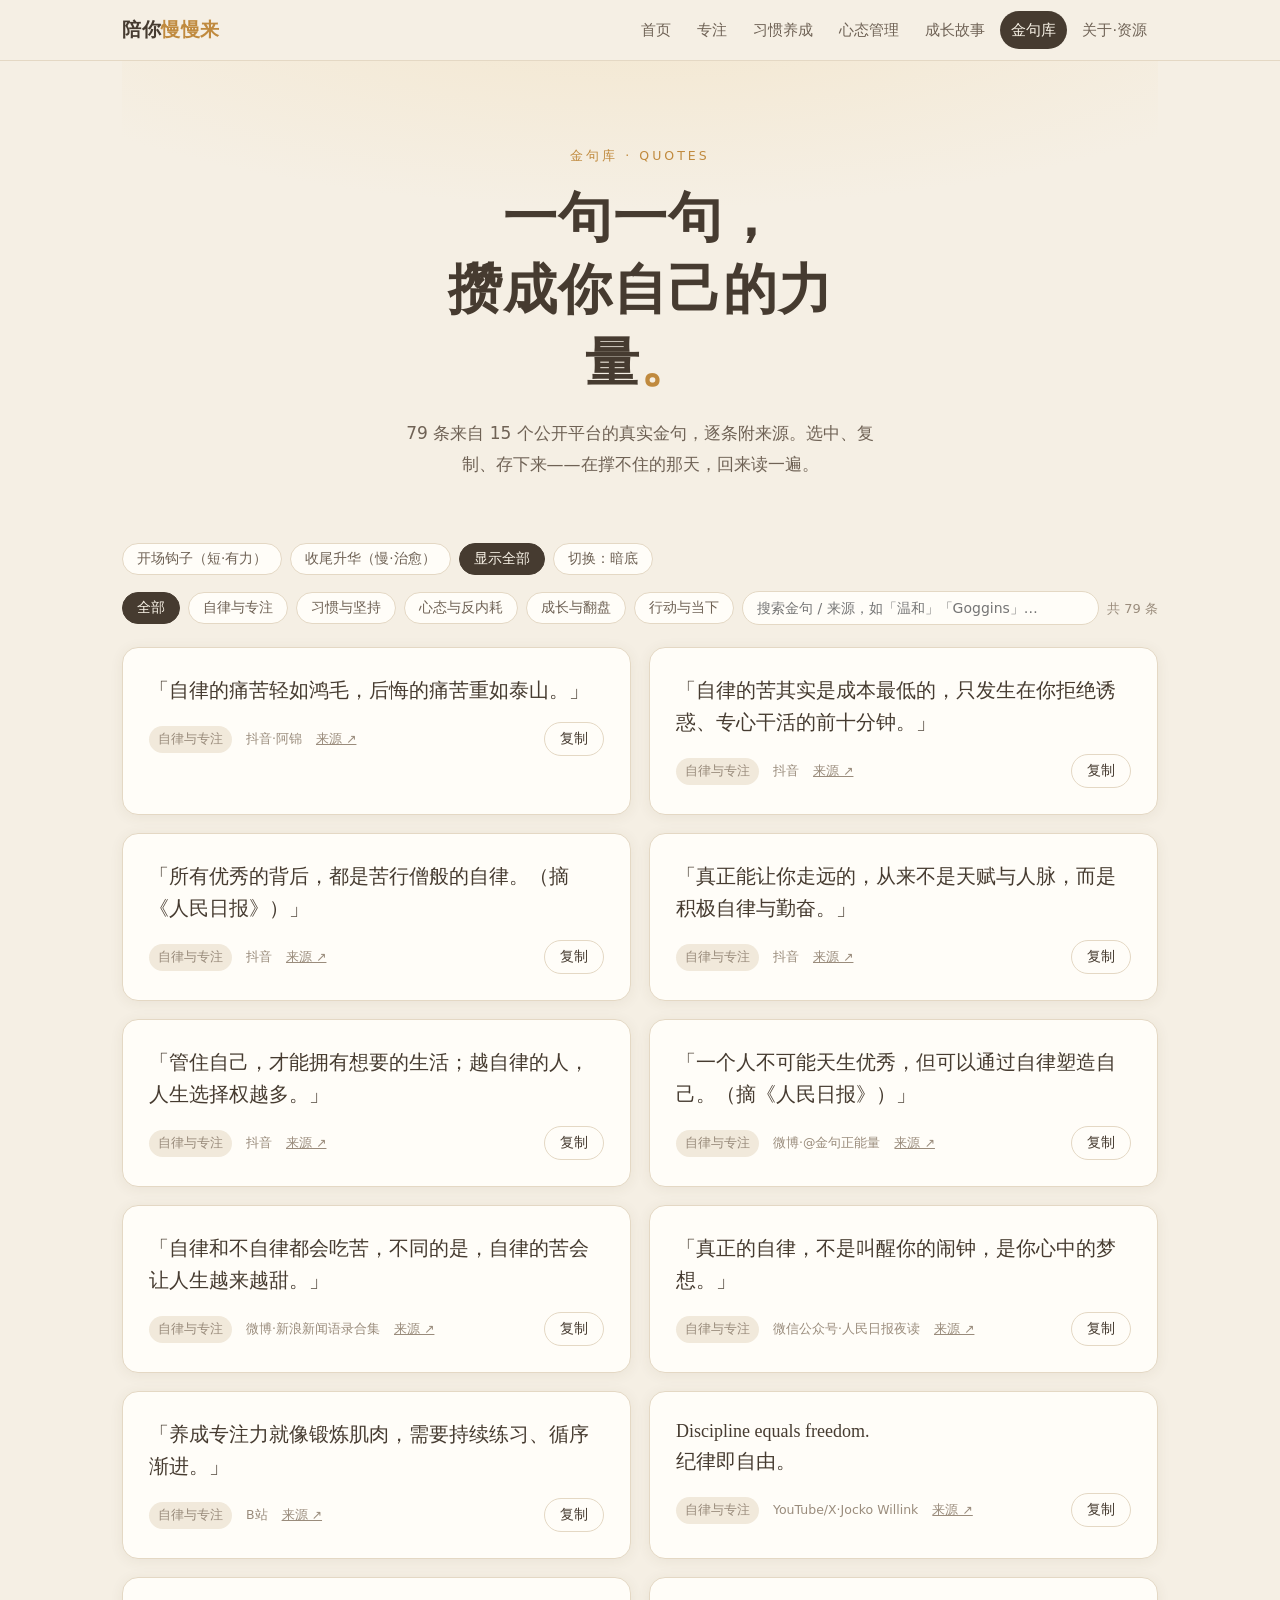
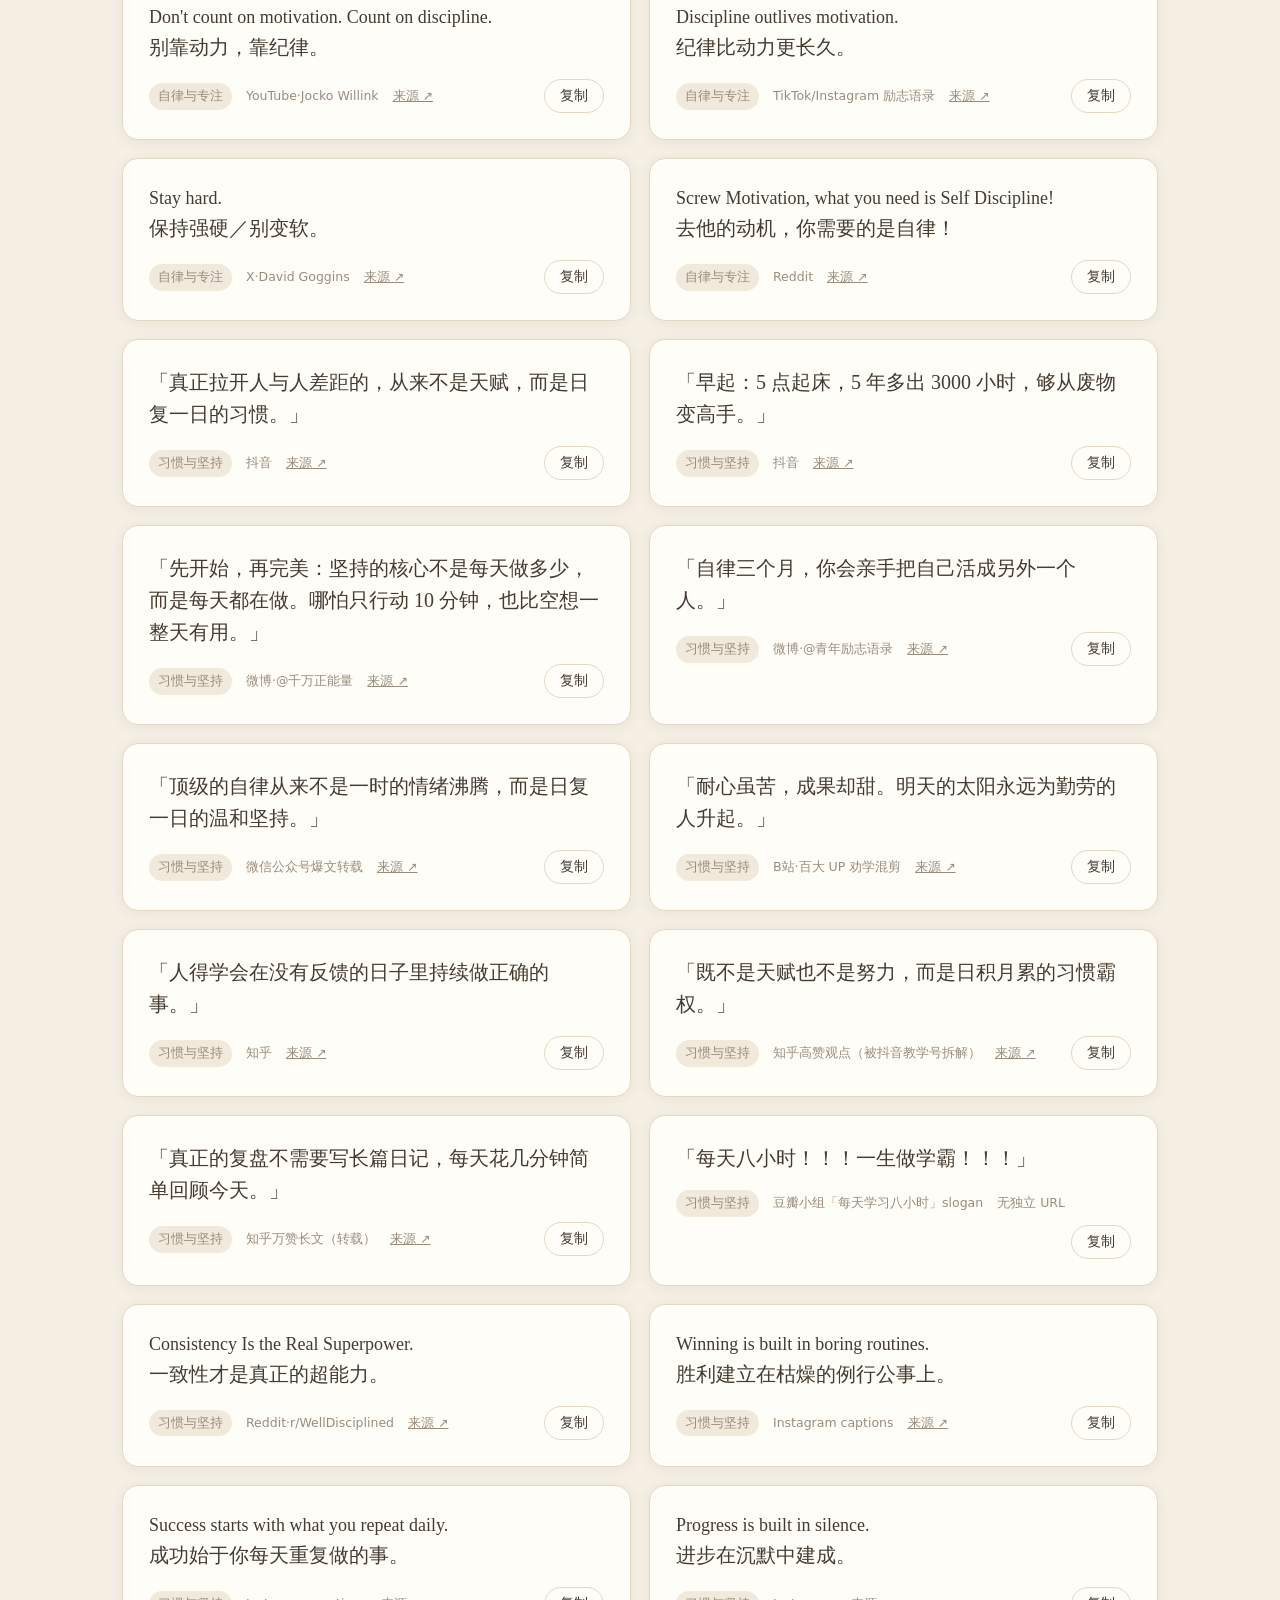
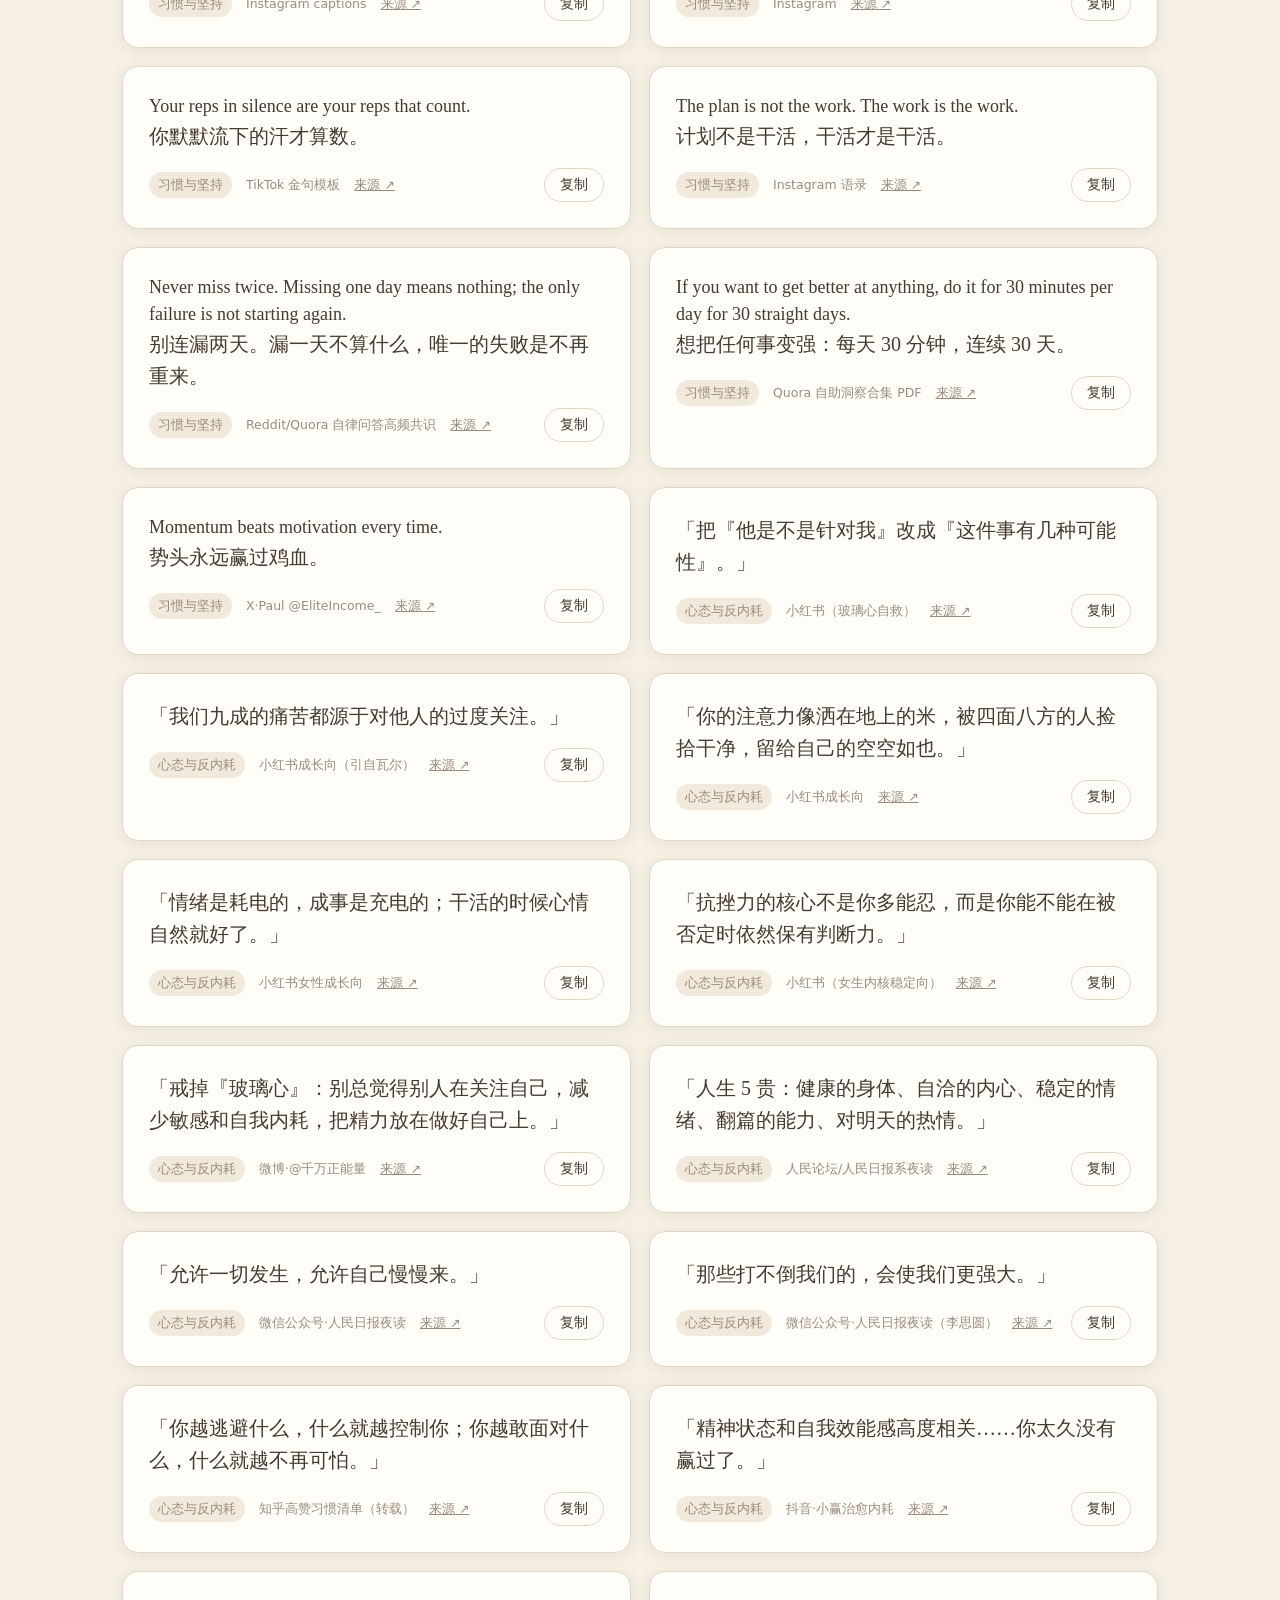
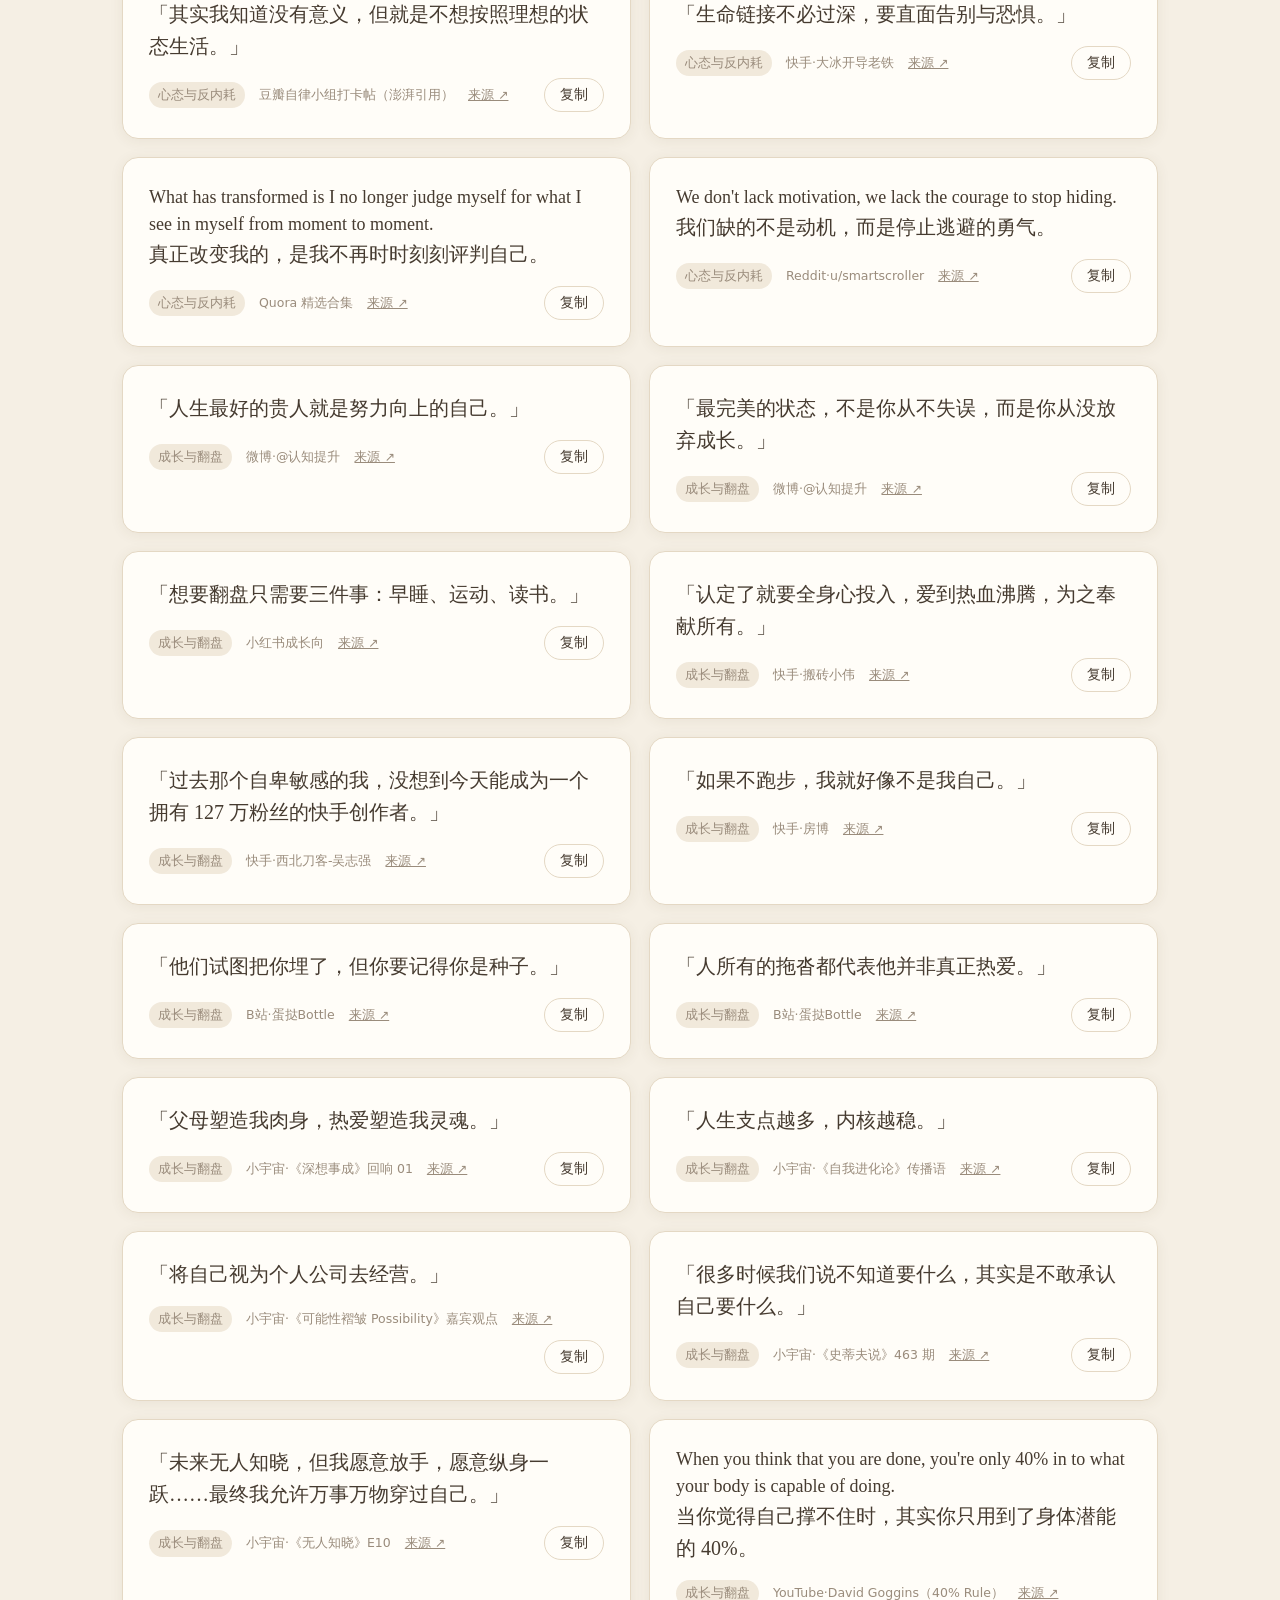
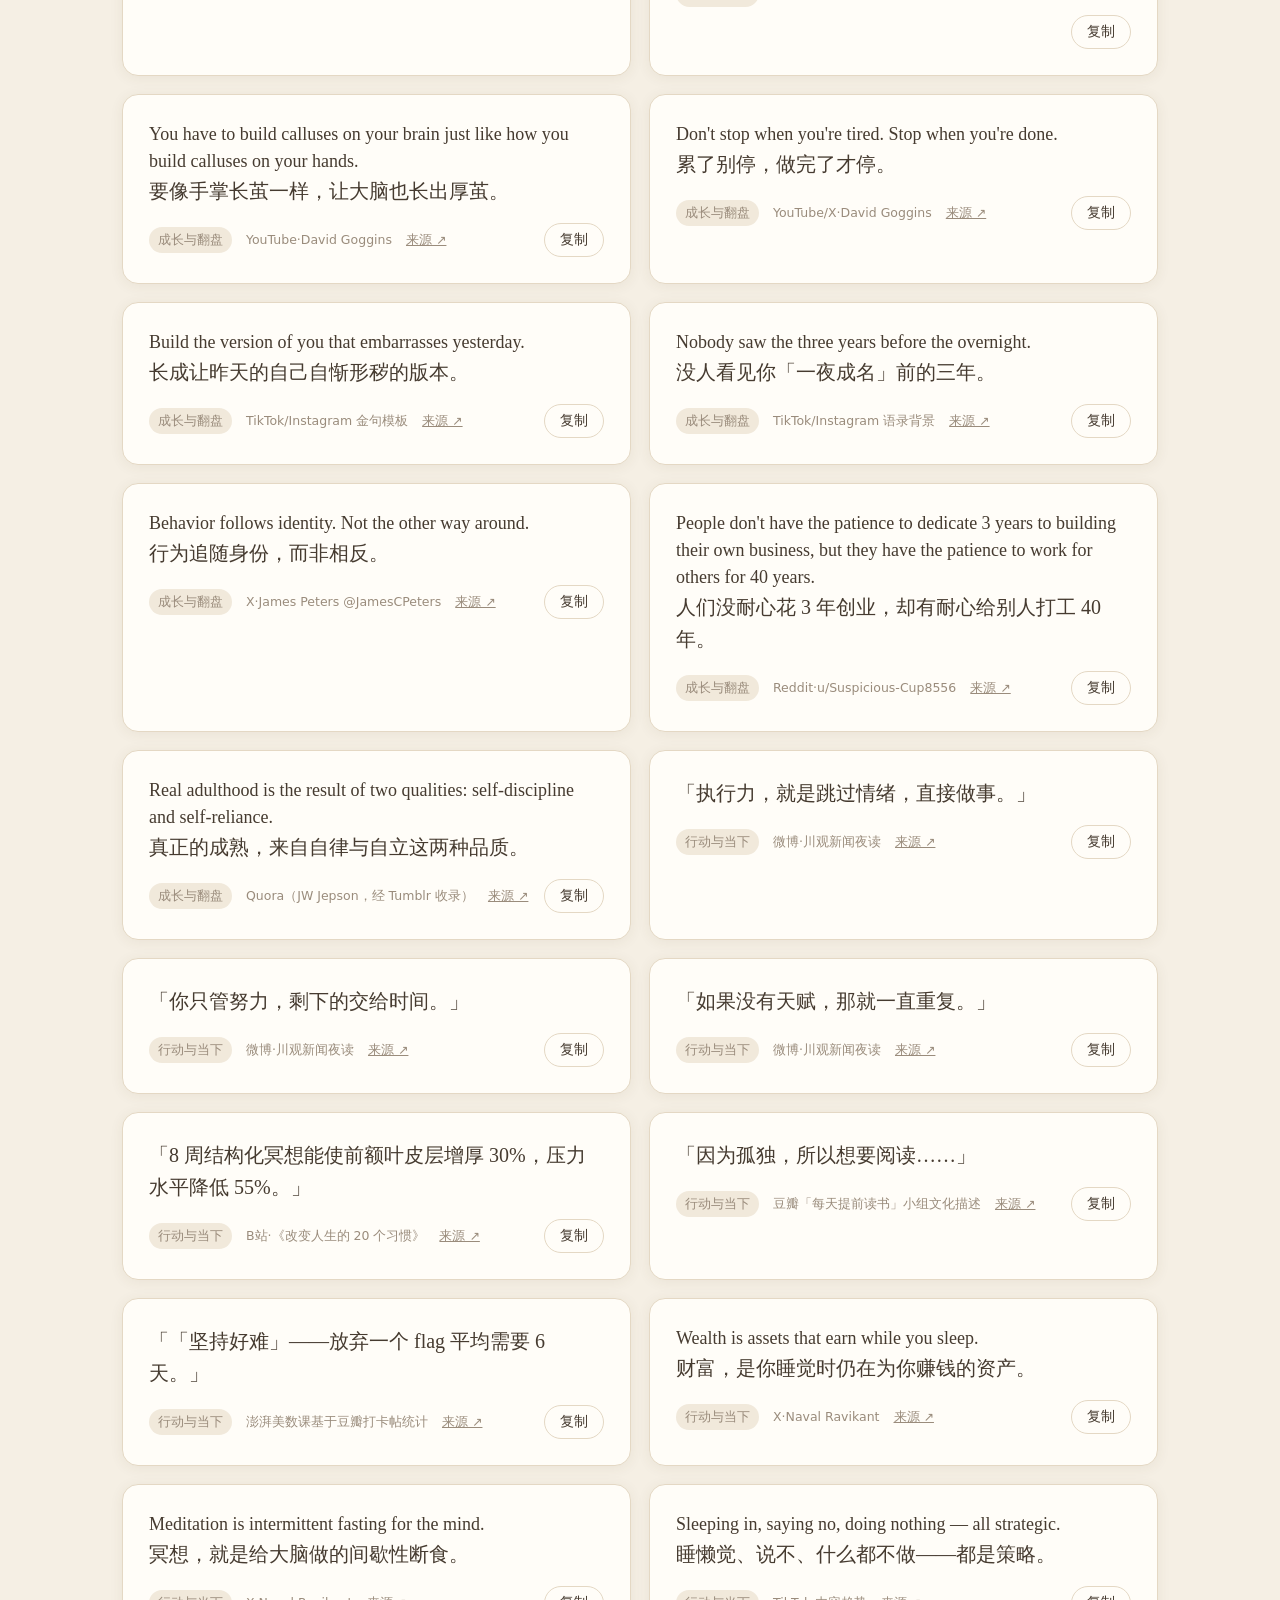
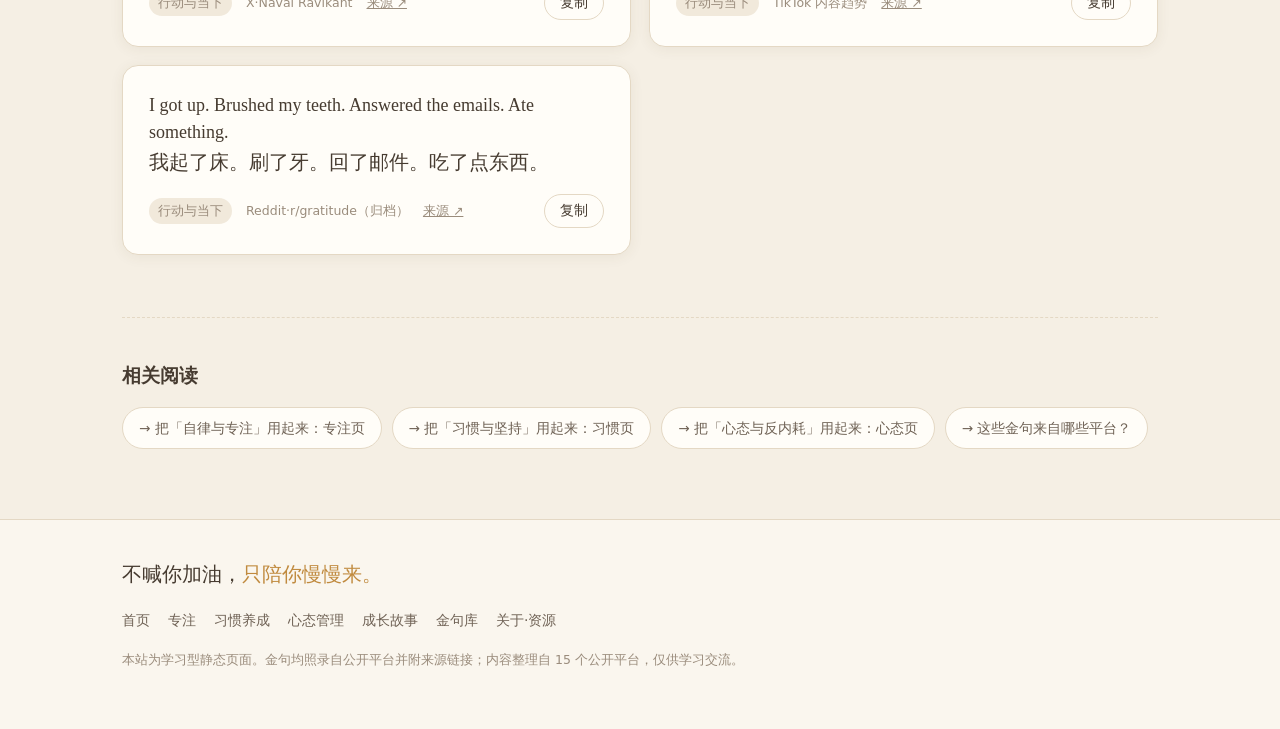
<file: quotes.html>
<!DOCTYPE html>
<html lang="zh-CN">
<head>
<meta charset="UTF-8">
<meta name="viewport" content="width=device-width, initial-scale=1.0">
<title>金句库 · 陪你慢慢来</title>
<meta name="description" content="可筛选、可复制、可收藏的金句库。自律、习惯、心态、成长、行动——逐条附来源平台与链接。">
<link rel="icon" href="data:image/svg+xml,%3Csvg xmlns='http://www.w3.org/2000/svg' viewBox='0 0 32 32'%3E%3Ccircle cx='16' cy='16' r='14' fill='%23c08a3e'/%3E%3Ctext x='16' y='21' font-size='14' text-anchor='middle' fill='%23fffdf8' font-family='serif'%3E慢%3C/text%3E%3C/svg%3E">
<link rel="stylesheet" href="assets/css/style.css">
</head>
<body>

<header class="topbar">
  <div class="topbar-inner">
    <a class="brand" href="index.html">陪你<span>慢慢来</span></a>
    <nav class="nav">
      <a href="index.html">首页</a>
      <a href="focus.html">专注</a>
      <a href="habits.html">习惯养成</a>
      <a href="mindset.html">心态管理</a>
      <a href="stories.html">成长故事</a>
      <a href="quotes.html">金句库</a>
      <a href="resources.html">关于·资源</a>
    </nav>
  </div>
</header>

<main class="wrap">

  <section class="hero" style="padding-bottom:20px;">
    <div class="eyebrow">金句库 · Quotes</div>
    <h1 class="serif">一句一句，<br>攒成你自己的力量<span class="dot">。</span></h1>
    <p class="sub">79 条来自 15 个公开平台的真实金句，逐条附来源。选中、复制、存下来——在撑不住的那天，回来读一遍。</p>
  </section>

  <section class="section" style="padding-top:10px;">
    <!-- 精选快捷区 -->
    <div class="filter-band" style="display:flex;flex-wrap:wrap;gap:8px;align-items:center;margin-bottom:16px;">
      <button class="chip" id="bandHook">开场钩子（短·有力）</button>
      <button class="chip" id="bandClose">收尾升华（慢·治愈）</button>
      <button class="chip on" id="bandAll">显示全部</button>
      <button class="chip skin-toggle" id="skinToggle">切换：暗底</button>
    </div>

    <!-- 主题标签 + 搜索 -->
    <div class="filter-bar" id="tagFilter">
      <button class="chip on" data-tag="全部">全部</button>
      <button class="chip" data-tag="自律与专注">自律与专注</button>
      <button class="chip" data-tag="习惯与坚持">习惯与坚持</button>
      <button class="chip" data-tag="心态与反内耗">心态与反内耗</button>
      <button class="chip" data-tag="成长与翻盘">成长与翻盘</button>
      <button class="chip" data-tag="行动与当下">行动与当下</button>
      <input class="search" id="qSearch" type="search" placeholder="搜索金句 / 来源，如「温和」「Goggins」…">
      <span class="small muted" id="count"></span>
    </div>

    <div class="grid quote-grid" id="quoteGrid">
      <div class="quote-card" data-tag="自律与专注" data-hook="1"><div class="cn">「自律的痛苦轻如鸿毛，后悔的痛苦重如泰山。」</div><div class="meta"><span class="tag">自律与专注</span><span>抖音·阿锦</span><a href="https://m.baike.com/wiki/%E9%98%BF%E9%94%A6/7481013966819672100" target="_blank" rel="noopener">来源 ↗</a><button class="btn btn-ghost btn-sm copy-btn" data-copy="自律的痛苦轻如鸿毛，后悔的痛苦重如泰山。 —— 抖音·阿锦">复制</button></div></div>
      <div class="quote-card" data-tag="自律与专注"><div class="cn">「自律的苦其实是成本最低的，只发生在你拒绝诱惑、专心干活的前十分钟。」</div><div class="meta"><span class="tag">自律与专注</span><span>抖音</span><a href="https://www.iesdouyin.com/share/video/7670226960908554170" target="_blank" rel="noopener">来源 ↗</a><button class="btn btn-ghost btn-sm copy-btn" data-copy="自律的苦其实是成本最低的，只发生在你拒绝诱惑、专心干活的前十分钟。 —— 抖音">复制</button></div></div>
      <div class="quote-card" data-tag="自律与专注"><div class="cn">「所有优秀的背后，都是苦行僧般的自律。（摘《人民日报》）」</div><div class="meta"><span class="tag">自律与专注</span><span>抖音</span><a href="https://www.iesdouyin.com/share/video/7669190963327154378" target="_blank" rel="noopener">来源 ↗</a><button class="btn btn-ghost btn-sm copy-btn" data-copy="所有优秀的背后，都是苦行僧般的自律。（摘《人民日报》） —— 抖音">复制</button></div></div>
      <div class="quote-card" data-tag="自律与专注"><div class="cn">「真正能让你走远的，从来不是天赋与人脉，而是积极自律与勤奋。」</div><div class="meta"><span class="tag">自律与专注</span><span>抖音</span><a href="https://www.iesdouyin.com/share/video/7667906863657514418" target="_blank" rel="noopener">来源 ↗</a><button class="btn btn-ghost btn-sm copy-btn" data-copy="真正能让你走远的，从来不是天赋与人脉，而是积极自律与勤奋。 —— 抖音">复制</button></div></div>
      <div class="quote-card" data-tag="自律与专注"><div class="cn">「管住自己，才能拥有想要的生活；越自律的人，人生选择权越多。」</div><div class="meta"><span class="tag">自律与专注</span><span>抖音</span><a href="https://www.iesdouyin.com/share/video/7663072075968838053" target="_blank" rel="noopener">来源 ↗</a><button class="btn btn-ghost btn-sm copy-btn" data-copy="管住自己，才能拥有想要的生活；越自律的人，人生选择权越多。 —— 抖音">复制</button></div></div>
      <div class="quote-card" data-tag="自律与专注"><div class="cn">「一个人不可能天生优秀，但可以通过自律塑造自己。（摘《人民日报》）」</div><div class="meta"><span class="tag">自律与专注</span><span>微博·@金句正能量</span><a href="https://m.weibo.cn/detail/5262139969504340" target="_blank" rel="noopener">来源 ↗</a><button class="btn btn-ghost btn-sm copy-btn" data-copy="一个人不可能天生优秀，但可以通过自律塑造自己。（摘《人民日报》） —— 微博·@金句正能量">复制</button></div></div>
      <div class="quote-card" data-tag="自律与专注"><div class="cn">「自律和不自律都会吃苦，不同的是，自律的苦会让人生越来越甜。」</div><div class="meta"><span class="tag">自律与专注</span><span>微博·新浪新闻语录合集</span><a href="https://www.sina.cn/news/detail/5279639049080644.html" target="_blank" rel="noopener">来源 ↗</a><button class="btn btn-ghost btn-sm copy-btn" data-copy="自律和不自律都会吃苦，不同的是，自律的苦会让人生越来越甜。 —— 微博·新浪新闻语录合集">复制</button></div></div>
      <div class="quote-card" data-tag="自律与专注" data-close="1"><div class="cn">「真正的自律，不是叫醒你的闹钟，是你心中的梦想。」</div><div class="meta"><span class="tag">自律与专注</span><span>微信公众号·人民日报夜读</span><a href="https://www.peopleapp.com/column/30038518554-500003530681" target="_blank" rel="noopener">来源 ↗</a><button class="btn btn-ghost btn-sm copy-btn" data-copy="真正的自律，不是叫醒你的闹钟，是你心中的梦想。 —— 微信公众号·人民日报夜读">复制</button></div></div>
      <div class="quote-card" data-tag="自律与专注"><div class="cn">「养成专注力就像锻炼肌肉，需要持续练习、循序渐进。」</div><div class="meta"><span class="tag">自律与专注</span><span>B站</span><a href="https://www.bilibili.com/video/BV1usLKzsEqb/" target="_blank" rel="noopener">来源 ↗</a><button class="btn btn-ghost btn-sm copy-btn" data-copy="养成专注力就像锻炼肌肉，需要持续练习、循序渐进。 —— B站">复制</button></div></div>
      <div class="quote-card" data-tag="自律与专注" data-hook="1"><div class="en">Discipline equals freedom.</div><div class="cn">纪律即自由。</div><div class="meta"><span class="tag">自律与专注</span><span>YouTube/X·Jocko Willink</span><a href="https://www.antoinebuteau.com/lessons-from-jocko-willink/" target="_blank" rel="noopener">来源 ↗</a><button class="btn btn-ghost btn-sm copy-btn" data-copy="Discipline equals freedom. / 纪律即自由。 —— YouTube/X·Jocko Willink">复制</button></div></div>
      <div class="quote-card" data-tag="自律与专注" data-hook="1"><div class="en">Don't count on motivation. Count on discipline.</div><div class="cn">别靠动力，靠纪律。</div><div class="meta"><span class="tag">自律与专注</span><span>YouTube·Jocko Willink</span><a href="https://usenoro.com/routines/jocko-willink/" target="_blank" rel="noopener">来源 ↗</a><button class="btn btn-ghost btn-sm copy-btn" data-copy="Don't count on motivation. Count on discipline. / 别靠动力，靠纪律。 —— YouTube·Jocko Willink">复制</button></div></div>
      <div class="quote-card" data-tag="自律与专注"><div class="en">Discipline outlives motivation.</div><div class="cn">纪律比动力更长久。</div><div class="meta"><span class="tag">自律与专注</span><span>TikTok/Instagram 励志语录</span><a href="https://reelquote.app/en/blog/motivational-quote-backgrounds-download/" target="_blank" rel="noopener">来源 ↗</a><button class="btn btn-ghost btn-sm copy-btn" data-copy="Discipline outlives motivation. / 纪律比动力更长久。 —— TikTok/Instagram 励志语录">复制</button></div></div>
      <div class="quote-card" data-tag="自律与专注" data-hook="1"><div class="en">Stay hard.</div><div class="cn">保持强硬／别变软。</div><div class="meta"><span class="tag">自律与专注</span><span>X·David Goggins</span><a href="https://www.developgoodhabits.com/david-goggins-quotes/" target="_blank" rel="noopener">来源 ↗</a><button class="btn btn-ghost btn-sm copy-btn" data-copy="Stay hard. / 保持强硬／别变软。 —— X·David Goggins">复制</button></div></div>
      <div class="quote-card" data-tag="自律与专注" data-hook="1"><div class="en">Screw Motivation, what you need is Self Discipline!</div><div class="cn">去他的动机，你需要的是自律！</div><div class="meta"><span class="tag">自律与专注</span><span>Reddit</span><a href="https://woid.io/reddit/2018/01/?page=999" target="_blank" rel="noopener">来源 ↗</a><button class="btn btn-ghost btn-sm copy-btn" data-copy="Screw Motivation, what you need is Self Discipline! / 去他的动机，你需要的是自律！ —— Reddit">复制</button></div></div>
      <div class="quote-card" data-tag="习惯与坚持"><div class="cn">「真正拉开人与人差距的，从来不是天赋，而是日复一日的习惯。」</div><div class="meta"><span class="tag">习惯与坚持</span><span>抖音</span><a href="https://www.iesdouyin.com/share/video/7691065593717991077" target="_blank" rel="noopener">来源 ↗</a><button class="btn btn-ghost btn-sm copy-btn" data-copy="真正拉开人与人差距的，从来不是天赋，而是日复一日的习惯。 —— 抖音">复制</button></div></div>
      <div class="quote-card" data-tag="习惯与坚持"><div class="cn">「早起：5 点起床，5 年多出 3000 小时，够从废物变高手。」</div><div class="meta"><span class="tag">习惯与坚持</span><span>抖音</span><a href="https://www.iesdouyin.com/share/video/7634398270949428342" target="_blank" rel="noopener">来源 ↗</a><button class="btn btn-ghost btn-sm copy-btn" data-copy="早起：5 点起床，5 年多出 3000 小时，够从废物变高手。 —— 抖音">复制</button></div></div>
      <div class="quote-card" data-tag="习惯与坚持"><div class="cn">「先开始，再完美：坚持的核心不是每天做多少，而是每天都在做。哪怕只行动 10 分钟，也比空想一整天有用。」</div><div class="meta"><span class="tag">习惯与坚持</span><span>微博·@千万正能量</span><a href="https://m.weibo.cn/detail/5347114482926184" target="_blank" rel="noopener">来源 ↗</a><button class="btn btn-ghost btn-sm copy-btn" data-copy="先开始，再完美：坚持的核心不是每天做多少，而是每天都在做。哪怕只行动 10 分钟，也比空想一整天有用。 —— 微博·@千万正能量">复制</button></div></div>
      <div class="quote-card" data-tag="习惯与坚持" data-close="1"><div class="cn">「自律三个月，你会亲手把自己活成另外一个人。」</div><div class="meta"><span class="tag">习惯与坚持</span><span>微博·@青年励志语录</span><a href="https://m.weibo.cn/detail/5287584805948358" target="_blank" rel="noopener">来源 ↗</a><button class="btn btn-ghost btn-sm copy-btn" data-copy="自律三个月，你会亲手把自己活成另外一个人。 —— 微博·@青年励志语录">复制</button></div></div>
      <div class="quote-card" data-tag="习惯与坚持" data-close="1"><div class="cn">「顶级的自律从来不是一时的情绪沸腾，而是日复一日的温和坚持。」</div><div class="meta"><span class="tag">习惯与坚持</span><span>微信公众号爆文转载</span><a href="http://m.toutiao.com/group/7686627564281954860/" target="_blank" rel="noopener">来源 ↗</a><button class="btn btn-ghost btn-sm copy-btn" data-copy="顶级的自律从来不是一时的情绪沸腾，而是日复一日的温和坚持。 —— 微信公众号爆文转载">复制</button></div></div>
      <div class="quote-card" data-tag="习惯与坚持"><div class="cn">「耐心虽苦，成果却甜。明天的太阳永远为勤劳的人升起。」</div><div class="meta"><span class="tag">习惯与坚持</span><span>B站·百大 UP 劝学混剪</span><a href="https://www.bilibili.com/video/BV1fi4y1g7Rn/" target="_blank" rel="noopener">来源 ↗</a><button class="btn btn-ghost btn-sm copy-btn" data-copy="耐心虽苦，成果却甜。明天的太阳永远为勤劳的人升起。 —— B站·百大 UP 劝学混剪">复制</button></div></div>
      <div class="quote-card" data-tag="习惯与坚持" data-close="1"><div class="cn">「人得学会在没有反馈的日子里持续做正确的事。」</div><div class="meta"><span class="tag">习惯与坚持</span><span>知乎</span><a href="https://www.zhihu.com/question/599006651/answer/2016829443356770860" target="_blank" rel="noopener">来源 ↗</a><button class="btn btn-ghost btn-sm copy-btn" data-copy="人得学会在没有反馈的日子里持续做正确的事。 —— 知乎">复制</button></div></div>
      <div class="quote-card" data-tag="习惯与坚持"><div class="cn">「既不是天赋也不是努力，而是日积月累的习惯霸权。」</div><div class="meta"><span class="tag">习惯与坚持</span><span>知乎高赞观点（被抖音教学号拆解）</span><a href="https://www.iesdouyin.com/share/video/7663142583492726057" target="_blank" rel="noopener">来源 ↗</a><button class="btn btn-ghost btn-sm copy-btn" data-copy="既不是天赋也不是努力，而是日积月累的习惯霸权。 —— 知乎高赞观点（被抖音教学号拆解）">复制</button></div></div>
      <div class="quote-card" data-tag="习惯与坚持"><div class="cn">「真正的复盘不需要写长篇日记，每天花几分钟简单回顾今天。」</div><div class="meta"><span class="tag">习惯与坚持</span><span>知乎万赞长文（转载）</span><a href="https://www.iesdouyin.com/share/video/7679672664415472238" target="_blank" rel="noopener">来源 ↗</a><button class="btn btn-ghost btn-sm copy-btn" data-copy="真正的复盘不需要写长篇日记，每天花几分钟简单回顾今天。 —— 知乎万赞长文（转载）">复制</button></div></div>
      <div class="quote-card" data-tag="习惯与坚持"><div class="cn">「每天八小时！！！一生做学霸！！！」</div><div class="meta"><span class="tag">习惯与坚持</span><span>豆瓣小组「每天学习八小时」slogan</span><span class="muted">无独立 URL</span><button class="btn btn-ghost btn-sm copy-btn" data-copy="每天八小时！！！一生做学霸！！！ —— 豆瓣小组「每天学习八小时」slogan">复制</button></div></div>
      <div class="quote-card" data-tag="习惯与坚持" data-hook="1"><div class="en">Consistency Is the Real Superpower.</div><div class="cn">一致性才是真正的超能力。</div><div class="meta"><span class="tag">习惯与坚持</span><span>Reddit·r/WellDisciplined</span><a href="https://reddlx.com/sub/WellDisciplined" target="_blank" rel="noopener">来源 ↗</a><button class="btn btn-ghost btn-sm copy-btn" data-copy="Consistency Is the Real Superpower. / 一致性才是真正的超能力。 —— Reddit·r/WellDisciplined">复制</button></div></div>
      <div class="quote-card" data-tag="习惯与坚持"><div class="en">Winning is built in boring routines.</div><div class="cn">胜利建立在枯燥的例行公事上。</div><div class="meta"><span class="tag">习惯与坚持</span><span>Instagram captions</span><a href="https://captionspots.com/stroke-buddy-captions/" target="_blank" rel="noopener">来源 ↗</a><button class="btn btn-ghost btn-sm copy-btn" data-copy="Winning is built in boring routines. / 胜利建立在枯燥的例行公事上。 —— Instagram captions">复制</button></div></div>
      <div class="quote-card" data-tag="习惯与坚持"><div class="en">Success starts with what you repeat daily.</div><div class="cn">成功始于你每天重复做的事。</div><div class="meta"><span class="tag">习惯与坚持</span><span>Instagram captions</span><a href="https://captionspots.com/stroke-buddy-captions/" target="_blank" rel="noopener">来源 ↗</a><button class="btn btn-ghost btn-sm copy-btn" data-copy="Success starts with what you repeat daily. / 成功始于你每天重复做的事。 —— Instagram captions">复制</button></div></div>
      <div class="quote-card" data-tag="习惯与坚持"><div class="en">Progress is built in silence.</div><div class="cn">进步在沉默中建成。</div><div class="meta"><span class="tag">习惯与坚持</span><span>Instagram</span><a href="https://captrilo.com/black-white-captions-instagram/" target="_blank" rel="noopener">来源 ↗</a><button class="btn btn-ghost btn-sm copy-btn" data-copy="Progress is built in silence. / 进步在沉默中建成。 —— Instagram">复制</button></div></div>
      <div class="quote-card" data-tag="习惯与坚持"><div class="en">Your reps in silence are your reps that count.</div><div class="cn">你默默流下的汗才算数。</div><div class="meta"><span class="tag">习惯与坚持</span><span>TikTok 金句模板</span><a href="https://reelquote.app/en/blog/motivational-quote-backgrounds-download/" target="_blank" rel="noopener">来源 ↗</a><button class="btn btn-ghost btn-sm copy-btn" data-copy="Your reps in silence are your reps that count. / 你默默流下的汗才算数。 —— TikTok 金句模板">复制</button></div></div>
      <div class="quote-card" data-tag="习惯与坚持"><div class="en">The plan is not the work. The work is the work.</div><div class="cn">计划不是干活，干活才是干活。</div><div class="meta"><span class="tag">习惯与坚持</span><span>Instagram 语录</span><a href="https://reelquote.app/en/blog/motivational-quote-backgrounds-download/" target="_blank" rel="noopener">来源 ↗</a><button class="btn btn-ghost btn-sm copy-btn" data-copy="The plan is not the work. The work is the work. / 计划不是干活，干活才是干活。 —— Instagram 语录">复制</button></div></div>
      <div class="quote-card" data-tag="习惯与坚持"><div class="en">Never miss twice. Missing one day means nothing; the only failure is not starting again.</div><div class="cn">别连漏两天。漏一天不算什么，唯一的失败是不再重来。</div><div class="meta"><span class="tag">习惯与坚持</span><span>Reddit/Quora 自律问答高频共识</span><a href="https://infinitefits.blog/how-to-build-self-discipline/" target="_blank" rel="noopener">来源 ↗</a><button class="btn btn-ghost btn-sm copy-btn" data-copy="Never miss twice. Missing one day means nothing; the only failure is not starting again. / 别连漏两天。漏一天不算什么，唯一的失败是不再重来。 —— Reddit/Quora 自律问答高频共识">复制</button></div></div>
      <div class="quote-card" data-tag="习惯与坚持"><div class="en">If you want to get better at anything, do it for 30 minutes per day for 30 straight days.</div><div class="cn">想把任何事变强：每天 30 分钟，连续 30 天。</div><div class="meta"><span class="tag">习惯与坚持</span><span>Quora 自助洞察合集 PDF</span><a href="https://uploads-ssl.webflow.com/61a51f6d0f790c4eca5d8b97/64da9140624b34e8e58232b1_the-most-powerful-life-hacks%20(1)-1.pdf" target="_blank" rel="noopener">来源 ↗</a><button class="btn btn-ghost btn-sm copy-btn" data-copy="If you want to get better at anything, do it for 30 minutes per day for 30 straight days. / 想把任何事变强：每天 30 分钟，连续 30 天。 —— Quora 自助洞察合集 PDF">复制</button></div></div>
      <div class="quote-card" data-tag="习惯与坚持"><div class="en">Momentum beats motivation every time.</div><div class="cn">势头永远赢过鸡血。</div><div class="meta"><span class="tag">习惯与坚持</span><span>X·Paul @EliteIncome_</span><a href="https://xholic.ai/best-tweets-about-self-improvement/" target="_blank" rel="noopener">来源 ↗</a><button class="btn btn-ghost btn-sm copy-btn" data-copy="Momentum beats motivation every time. / 势头永远赢过鸡血。 —— X·Paul @EliteIncome_">复制</button></div></div>
      <div class="quote-card" data-tag="心态与反内耗"><div class="cn">「把『他是不是针对我』改成『这件事有几种可能性』。」</div><div class="meta"><span class="tag">心态与反内耗</span><span>小红书（玻璃心自救）</span><a href="https://www.360kuai.com/mob/transcoding?check=53aec204272ba5b2&url=http%3A%2F%2Fzm.news.so.com%2F3409a5cdaa6c99b1069f4778cc853384" target="_blank" rel="noopener">来源 ↗</a><button class="btn btn-ghost btn-sm copy-btn" data-copy="把『他是不是针对我』改成『这件事有几种可能性』。 —— 小红书（玻璃心自救）">复制</button></div></div>
      <div class="quote-card" data-tag="心态与反内耗" data-close="1"><div class="cn">「我们九成的痛苦都源于对他人的过度关注。」</div><div class="meta"><span class="tag">心态与反内耗</span><span>小红书成长向（引自瓦尔）</span><a href="https://www.iesdouyin.com/share/video/7657857817738674873" target="_blank" rel="noopener">来源 ↗</a><button class="btn btn-ghost btn-sm copy-btn" data-copy="我们九成的痛苦都源于对他人的过度关注。 —— 小红书成长向（引自瓦尔）">复制</button></div></div>
      <div class="quote-card" data-tag="心态与反内耗"><div class="cn">「你的注意力像洒在地上的米，被四面八方的人捡拾干净，留给自己的空空如也。」</div><div class="meta"><span class="tag">心态与反内耗</span><span>小红书成长向</span><a href="https://www.iesdouyin.com/share/video/7657857817738674873" target="_blank" rel="noopener">来源 ↗</a><button class="btn btn-ghost btn-sm copy-btn" data-copy="你的注意力像洒在地上的米，被四面八方的人捡拾干净，留给自己的空空如也。 —— 小红书成长向">复制</button></div></div>
      <div class="quote-card" data-tag="心态与反内耗"><div class="cn">「情绪是耗电的，成事是充电的；干活的时候心情自然就好了。」</div><div class="meta"><span class="tag">心态与反内耗</span><span>小红书女性成长向</span><a href="https://www.iesdouyin.com/share/video/7682624395306601766" target="_blank" rel="noopener">来源 ↗</a><button class="btn btn-ghost btn-sm copy-btn" data-copy="情绪是耗电的，成事是充电的；干活的时候心情自然就好了。 —— 小红书女性成长向">复制</button></div></div>
      <div class="quote-card" data-tag="心态与反内耗"><div class="cn">「抗挫力的核心不是你多能忍，而是你能不能在被否定时依然保有判断力。」</div><div class="meta"><span class="tag">心态与反内耗</span><span>小红书（女生内核稳定向）</span><a href="https://www.iesdouyin.com/share/video/7663273632870079205" target="_blank" rel="noopener">来源 ↗</a><button class="btn btn-ghost btn-sm copy-btn" data-copy="抗挫力的核心不是你多能忍，而是你能不能在被否定时依然保有判断力。 —— 小红书（女生内核稳定向）">复制</button></div></div>
      <div class="quote-card" data-tag="心态与反内耗"><div class="cn">「戒掉『玻璃心』：别总觉得别人在关注自己，减少敏感和自我内耗，把精力放在做好自己上。」</div><div class="meta"><span class="tag">心态与反内耗</span><span>微博·@千万正能量</span><a href="https://m.weibo.cn/detail/5347114482926184" target="_blank" rel="noopener">来源 ↗</a><button class="btn btn-ghost btn-sm copy-btn" data-copy="戒掉『玻璃心』：别总觉得别人在关注自己，减少敏感和自我内耗，把精力放在做好自己上。 —— 微博·@千万正能量">复制</button></div></div>
      <div class="quote-card" data-tag="心态与反内耗" data-close="1"><div class="cn">「人生 5 贵：健康的身体、自洽的内心、稳定的情绪、翻篇的能力、对明天的热情。」</div><div class="meta"><span class="tag">心态与反内耗</span><span>人民论坛/人民日报系夜读</span><a href="http://theory.people.com.cn/n1/2026/0322/c40531-40686388.html" target="_blank" rel="noopener">来源 ↗</a><button class="btn btn-ghost btn-sm copy-btn" data-copy="人生 5 贵：健康的身体、自洽的内心、稳定的情绪、翻篇的能力、对明天的热情。 —— 人民论坛/人民日报系夜读">复制</button></div></div>
      <div class="quote-card" data-tag="心态与反内耗" data-close="1"><div class="cn">「允许一切发生，允许自己慢慢来。」</div><div class="meta"><span class="tag">心态与反内耗</span><span>微信公众号·人民日报夜读</span><a href="https://www.iesdouyin.com/share/video/7666576634123957861" target="_blank" rel="noopener">来源 ↗</a><button class="btn btn-ghost btn-sm copy-btn" data-copy="允许一切发生，允许自己慢慢来。 —— 微信公众号·人民日报夜读">复制</button></div></div>
      <div class="quote-card" data-tag="心态与反内耗"><div class="cn">「那些打不倒我们的，会使我们更强大。」</div><div class="meta"><span class="tag">心态与反内耗</span><span>微信公众号·人民日报夜读（李思圆）</span><a href="https://www.ximalaya.com/creation/56880239" target="_blank" rel="noopener">来源 ↗</a><button class="btn btn-ghost btn-sm copy-btn" data-copy="那些打不倒我们的，会使我们更强大。 —— 微信公众号·人民日报夜读（李思圆）">复制</button></div></div>
      <div class="quote-card" data-tag="心态与反内耗"><div class="cn">「你越逃避什么，什么就越控制你；你越敢面对什么，什么就越不再可怕。」</div><div class="meta"><span class="tag">心态与反内耗</span><span>知乎高赞习惯清单（转载）</span><a href="https://www.iesdouyin.com/share/video/7662968929198951718" target="_blank" rel="noopener">来源 ↗</a><button class="btn btn-ghost btn-sm copy-btn" data-copy="你越逃避什么，什么就越控制你；你越敢面对什么，什么就越不再可怕。 —— 知乎高赞习惯清单（转载）">复制</button></div></div>
      <div class="quote-card" data-tag="心态与反内耗" data-hook="1"><div class="cn">「精神状态和自我效能感高度相关……你太久没有赢过了。」</div><div class="meta"><span class="tag">心态与反内耗</span><span>抖音·小赢治愈内耗</span><a href="https://www.iesdouyin.com/share/video/7675498302268681979" target="_blank" rel="noopener">来源 ↗</a><button class="btn btn-ghost btn-sm copy-btn" data-copy="精神状态和自我效能感高度相关……你太久没有赢过了。 —— 抖音·小赢治愈内耗">复制</button></div></div>
      <div class="quote-card" data-tag="心态与反内耗"><div class="cn">「其实我知道没有意义，但就是不想按照理想的状态生活。」</div><div class="meta"><span class="tag">心态与反内耗</span><span>豆瓣自律小组打卡帖（澎湃引用）</span><a href="https://m.thepaper.cn/wifiKey_detail.jsp?contid=10521695" target="_blank" rel="noopener">来源 ↗</a><button class="btn btn-ghost btn-sm copy-btn" data-copy="其实我知道没有意义，但就是不想按照理想的状态生活。 —— 豆瓣自律小组打卡帖（澎湃引用）">复制</button></div></div>
      <div class="quote-card" data-tag="心态与反内耗"><div class="cn">「生命链接不必过深，要直面告别与恐惧。」</div><div class="meta"><span class="tag">心态与反内耗</span><span>快手·大冰开导老铁</span><a href="http://news.qq.com/rain/a/20260214A05KMG00" target="_blank" rel="noopener">来源 ↗</a><button class="btn btn-ghost btn-sm copy-btn" data-copy="生命链接不必过深，要直面告别与恐惧。 —— 快手·大冰开导老铁">复制</button></div></div>
      <div class="quote-card" data-tag="心态与反内耗" data-close="1"><div class="en">What has transformed is I no longer judge myself for what I see in myself from moment to moment.</div><div class="cn">真正改变我的，是我不再时时刻刻评判自己。</div><div class="meta"><span class="tag">心态与反内耗</span><span>Quora 精选合集</span><a href="https://www.appliedwisdom.com/quora-posts" target="_blank" rel="noopener">来源 ↗</a><button class="btn btn-ghost btn-sm copy-btn" data-copy="What has transformed is I no longer judge myself for what I see in myself from moment to moment. / 真正改变我的，是我不再时时刻刻评判自己。 —— Quora 精选合集">复制</button></div></div>
      <div class="quote-card" data-tag="心态与反内耗"><div class="en">We don't lack motivation, we lack the courage to stop hiding.</div><div class="cn">我们缺的不是动机，而是停止逃避的勇气。</div><div class="meta"><span class="tag">心态与反内耗</span><span>Reddit·u/smartscroller</span><a href="https://reddlx.com/author/smartscroller" target="_blank" rel="noopener">来源 ↗</a><button class="btn btn-ghost btn-sm copy-btn" data-copy="We don't lack motivation, we lack the courage to stop hiding. / 我们缺的不是动机，而是停止逃避的勇气。 —— Reddit·u/smartscroller">复制</button></div></div>
      <div class="quote-card" data-tag="成长与翻盘"><div class="cn">「人生最好的贵人就是努力向上的自己。」</div><div class="meta"><span class="tag">成长与翻盘</span><span>微博·@认知提升</span><a href="https://m.weibo.cn/detail/5297025790512384" target="_blank" rel="noopener">来源 ↗</a><button class="btn btn-ghost btn-sm copy-btn" data-copy="人生最好的贵人就是努力向上的自己。 —— 微博·@认知提升">复制</button></div></div>
      <div class="quote-card" data-tag="成长与翻盘"><div class="cn">「最完美的状态，不是你从不失误，而是你从没放弃成长。」</div><div class="meta"><span class="tag">成长与翻盘</span><span>微博·@认知提升</span><a href="https://m.weibo.cn/detail/5297025790512384" target="_blank" rel="noopener">来源 ↗</a><button class="btn btn-ghost btn-sm copy-btn" data-copy="最完美的状态，不是你从不失误，而是你从没放弃成长。 —— 微博·@认知提升">复制</button></div></div>
      <div class="quote-card" data-tag="成长与翻盘"><div class="cn">「想要翻盘只需要三件事：早睡、运动、读书。」</div><div class="meta"><span class="tag">成长与翻盘</span><span>小红书成长向</span><a href="https://www.iesdouyin.com/share/video/7657857817738674873" target="_blank" rel="noopener">来源 ↗</a><button class="btn btn-ghost btn-sm copy-btn" data-copy="想要翻盘只需要三件事：早睡、运动、读书。 —— 小红书成长向">复制</button></div></div>
      <div class="quote-card" data-tag="成长与翻盘"><div class="cn">「认定了就要全身心投入，爱到热血沸腾，为之奉献所有。」</div><div class="meta"><span class="tag">成长与翻盘</span><span>快手·搬砖小伟</span><a href="https://m.cyol.com/gb/hdzt/articles/2021-06/09/content_OaWgbCa7b.html" target="_blank" rel="noopener">来源 ↗</a><button class="btn btn-ghost btn-sm copy-btn" data-copy="认定了就要全身心投入，爱到热血沸腾，为之奉献所有。 —— 快手·搬砖小伟">复制</button></div></div>
      <div class="quote-card" data-tag="成长与翻盘"><div class="cn">「过去那个自卑敏感的我，没想到今天能成为一个拥有 127 万粉丝的快手创作者。」</div><div class="meta"><span class="tag">成长与翻盘</span><span>快手·西北刀客-吴志强</span><a href="http://tech.cnr.cn/techph/20251031/t20251031_527414750.shtml" target="_blank" rel="noopener">来源 ↗</a><button class="btn btn-ghost btn-sm copy-btn" data-copy="过去那个自卑敏感的我，没想到今天能成为一个拥有 127 万粉丝的快手创作者。 —— 快手·西北刀客-吴志强">复制</button></div></div>
      <div class="quote-card" data-tag="成长与翻盘"><div class="cn">「如果不跑步，我就好像不是我自己。」</div><div class="meta"><span class="tag">成长与翻盘</span><span>快手·房博</span><a href="https://view.inews.qq.com/a/20251130A043GW00" target="_blank" rel="noopener">来源 ↗</a><button class="btn btn-ghost btn-sm copy-btn" data-copy="如果不跑步，我就好像不是我自己。 —— 快手·房博">复制</button></div></div>
      <div class="quote-card" data-tag="成长与翻盘" data-hook="1"><div class="cn">「他们试图把你埋了，但你要记得你是种子。」</div><div class="meta"><span class="tag">成长与翻盘</span><span>B站·蛋挞Bottle</span><a href="https://space.bilibili.com/526149759" target="_blank" rel="noopener">来源 ↗</a><button class="btn btn-ghost btn-sm copy-btn" data-copy="他们试图把你埋了，但你要记得你是种子。 —— B站·蛋挞Bottle">复制</button></div></div>
      <div class="quote-card" data-tag="成长与翻盘"><div class="cn">「人所有的拖沓都代表他并非真正热爱。」</div><div class="meta"><span class="tag">成长与翻盘</span><span>B站·蛋挞Bottle</span><a href="https://space.bilibili.com/526149759" target="_blank" rel="noopener">来源 ↗</a><button class="btn btn-ghost btn-sm copy-btn" data-copy="人所有的拖沓都代表他并非真正热爱。 —— B站·蛋挞Bottle">复制</button></div></div>
      <div class="quote-card" data-tag="成长与翻盘" data-close="1"><div class="cn">「父母塑造我肉身，热爱塑造我灵魂。」</div><div class="meta"><span class="tag">成长与翻盘</span><span>小宇宙·《深想事成》回响 01</span><a href="https://www.xiaoyuzhoufm.com/podcast/6542676e59c9fcf340a6bc6c" target="_blank" rel="noopener">来源 ↗</a><button class="btn btn-ghost btn-sm copy-btn" data-copy="父母塑造我肉身，热爱塑造我灵魂。 —— 小宇宙·《深想事成》回响 01">复制</button></div></div>
      <div class="quote-card" data-tag="成长与翻盘"><div class="cn">「人生支点越多，内核越稳。」</div><div class="meta"><span class="tag">成长与翻盘</span><span>小宇宙·《自我进化论》传播语</span><a href="https://www.iesdouyin.com/share/video/7636729965412980479" target="_blank" rel="noopener">来源 ↗</a><button class="btn btn-ghost btn-sm copy-btn" data-copy="人生支点越多，内核越稳。 —— 小宇宙·《自我进化论》传播语">复制</button></div></div>
      <div class="quote-card" data-tag="成长与翻盘"><div class="cn">「将自己视为个人公司去经营。」</div><div class="meta"><span class="tag">成长与翻盘</span><span>小宇宙·《可能性褶皱 Possibility》嘉宾观点</span><a href="https://www.iesdouyin.com/share/video/7602084977203984851" target="_blank" rel="noopener">来源 ↗</a><button class="btn btn-ghost btn-sm copy-btn" data-copy="将自己视为个人公司去经营。 —— 小宇宙·《可能性褶皱 Possibility》嘉宾观点">复制</button></div></div>
      <div class="quote-card" data-tag="成长与翻盘"><div class="cn">「很多时候我们说不知道要什么，其实是不敢承认自己要什么。」</div><div class="meta"><span class="tag">成长与翻盘</span><span>小宇宙·《史蒂夫说》463 期</span><a href="https://www.iesdouyin.com/share/video/7663512159956042099" target="_blank" rel="noopener">来源 ↗</a><button class="btn btn-ghost btn-sm copy-btn" data-copy="很多时候我们说不知道要什么，其实是不敢承认自己要什么。 —— 小宇宙·《史蒂夫说》463 期">复制</button></div></div>
      <div class="quote-card" data-tag="成长与翻盘" data-close="1"><div class="cn">「未来无人知晓，但我愿意放手，愿意纵身一跃……最终我允许万事万物穿过自己。」</div><div class="meta"><span class="tag">成长与翻盘</span><span>小宇宙·《无人知晓》E10</span><a href="https://www.xiaoyuzhoufm.com/episode/61ee26c84675a08411f51570" target="_blank" rel="noopener">来源 ↗</a><button class="btn btn-ghost btn-sm copy-btn" data-copy="未来无人知晓，但我愿意放手，愿意纵身一跃……最终我允许万事万物穿过自己。 —— 小宇宙·《无人知晓》E10">复制</button></div></div>
      <div class="quote-card" data-tag="成长与翻盘" data-hook="1"><div class="en">When you think that you are done, you're only 40% in to what your body is capable of doing.</div><div class="cn">当你觉得自己撑不住时，其实你只用到了身体潜能的 40%。</div><div class="meta"><span class="tag">成长与翻盘</span><span>YouTube·David Goggins（40% Rule）</span><a href="https://stairway.highexistence.com/cant-hurt-me-by-david-goggins/" target="_blank" rel="noopener">来源 ↗</a><button class="btn btn-ghost btn-sm copy-btn" data-copy="When you think that you are done, you're only 40% in to what your body is capable of doing. / 当你觉得自己撑不住时，其实你只用到了身体潜能的 40%。 —— YouTube·David Goggins（40% Rule）">复制</button></div></div>
      <div class="quote-card" data-tag="成长与翻盘"><div class="en">You have to build calluses on your brain just like how you build calluses on your hands.</div><div class="cn">要像手掌长茧一样，让大脑也长出厚茧。</div><div class="meta"><span class="tag">成长与翻盘</span><span>YouTube·David Goggins</span><a href="https://kreativitet-skoenhet.com/dtnfd/david-goggins-san-diego-one-day" target="_blank" rel="noopener">来源 ↗</a><button class="btn btn-ghost btn-sm copy-btn" data-copy="You have to build calluses on your brain just like how you build calluses on your hands. / 要像手掌长茧一样，让大脑也长出厚茧。 —— YouTube·David Goggins">复制</button></div></div>
      <div class="quote-card" data-tag="成长与翻盘" data-hook="1"><div class="en">Don't stop when you're tired. Stop when you're done.</div><div class="cn">累了别停，做完了才停。</div><div class="meta"><span class="tag">成长与翻盘</span><span>YouTube/X·David Goggins</span><a href="https://vyaktigatvikas.com/chat/david-goggins-chat" target="_blank" rel="noopener">来源 ↗</a><button class="btn btn-ghost btn-sm copy-btn" data-copy="Don't stop when you're tired. Stop when you're done. / 累了别停，做完了才停。 —— YouTube/X·David Goggins">复制</button></div></div>
      <div class="quote-card" data-tag="成长与翻盘" data-hook="1"><div class="en">Build the version of you that embarrasses yesterday.</div><div class="cn">长成让昨天的自己自惭形秽的版本。</div><div class="meta"><span class="tag">成长与翻盘</span><span>TikTok/Instagram 金句模板</span><a href="https://reelquote.app/en/blog/motivational-quote-backgrounds-download/" target="_blank" rel="noopener">来源 ↗</a><button class="btn btn-ghost btn-sm copy-btn" data-copy="Build the version of you that embarrasses yesterday. / 长成让昨天的自己自惭形秽的版本。 —— TikTok/Instagram 金句模板">复制</button></div></div>
      <div class="quote-card" data-tag="成长与翻盘" data-close="1"><div class="en">Nobody saw the three years before the overnight.</div><div class="cn">没人看见你「一夜成名」前的三年。</div><div class="meta"><span class="tag">成长与翻盘</span><span>TikTok/Instagram 语录背景</span><a href="https://reelquote.app/en/blog/motivational-quote-backgrounds-download/" target="_blank" rel="noopener">来源 ↗</a><button class="btn btn-ghost btn-sm copy-btn" data-copy="Nobody saw the three years before the overnight. / 没人看见你「一夜成名」前的三年。 —— TikTok/Instagram 语录背景">复制</button></div></div>
      <div class="quote-card" data-tag="成长与翻盘"><div class="en">Behavior follows identity. Not the other way around.</div><div class="cn">行为追随身份，而非相反。</div><div class="meta"><span class="tag">成长与翻盘</span><span>X·James Peters @JamesCPeters</span><a href="https://xholic.ai/best-tweets-about-self-improvement/" target="_blank" rel="noopener">来源 ↗</a><button class="btn btn-ghost btn-sm copy-btn" data-copy="Behavior follows identity. Not the other way around. / 行为追随身份，而非相反。 —— X·James Peters @JamesCPeters">复制</button></div></div>
      <div class="quote-card" data-tag="成长与翻盘"><div class="en">People don't have the patience to dedicate 3 years to building their own business, but they have the patience to work for others for 40 years.</div><div class="cn">人们没耐心花 3 年创业，却有耐心给别人打工 40 年。</div><div class="meta"><span class="tag">成长与翻盘</span><span>Reddit·u/Suspicious-Cup8556</span><a href="https://reddlx.com/sub/WellDisciplined" target="_blank" rel="noopener">来源 ↗</a><button class="btn btn-ghost btn-sm copy-btn" data-copy="People don't have the patience to dedicate 3 years to building their own business, but they have the patience to work for others for 40 years. / 人们没耐心花 3 年创业，却有耐心给别人打工 40 年。 —— Reddit·u/Suspicious-Cup8556">复制</button></div></div>
      <div class="quote-card" data-tag="成长与翻盘"><div class="en">Real adulthood is the result of two qualities: self-discipline and self-reliance.</div><div class="cn">真正的成熟，来自自律与自立这两种品质。</div><div class="meta"><span class="tag">成长与翻盘</span><span>Quora（JW Jepson，经 Tumblr 收录）</span><a href="https://www.tumblr.com/rforrahmalia-blog" target="_blank" rel="noopener">来源 ↗</a><button class="btn btn-ghost btn-sm copy-btn" data-copy="Real adulthood is the result of two qualities: self-discipline and self-reliance. / 真正的成熟，来自自律与自立这两种品质。 —— Quora（JW Jepson，经 Tumblr 收录）">复制</button></div></div>
      <div class="quote-card" data-tag="行动与当下" data-hook="1"><div class="cn">「执行力，就是跳过情绪，直接做事。」</div><div class="meta"><span class="tag">行动与当下</span><span>微博·川观新闻夜读</span><a href="https://cbgc.scol.com.cn/news/7431789" target="_blank" rel="noopener">来源 ↗</a><button class="btn btn-ghost btn-sm copy-btn" data-copy="执行力，就是跳过情绪，直接做事。 —— 微博·川观新闻夜读">复制</button></div></div>
      <div class="quote-card" data-tag="行动与当下"><div class="cn">「你只管努力，剩下的交给时间。」</div><div class="meta"><span class="tag">行动与当下</span><span>微博·川观新闻夜读</span><a href="https://cbgc.scol.com.cn/news/7431789" target="_blank" rel="noopener">来源 ↗</a><button class="btn btn-ghost btn-sm copy-btn" data-copy="你只管努力，剩下的交给时间。 —— 微博·川观新闻夜读">复制</button></div></div>
      <div class="quote-card" data-tag="行动与当下"><div class="cn">「如果没有天赋，那就一直重复。」</div><div class="meta"><span class="tag">行动与当下</span><span>微博·川观新闻夜读</span><a href="https://cbgc.scol.com.cn/news/7431789" target="_blank" rel="noopener">来源 ↗</a><button class="btn btn-ghost btn-sm copy-btn" data-copy="如果没有天赋，那就一直重复。 —— 微博·川观新闻夜读">复制</button></div></div>
      <div class="quote-card" data-tag="行动与当下"><div class="cn">「8 周结构化冥想能使前额叶皮层增厚 30%，压力水平降低 55%。」</div><div class="meta"><span class="tag">行动与当下</span><span>B站·《改变人生的 20 个习惯》</span><a href="https://www.bilibili.com/video/BV1Zb7kz5ErR/" target="_blank" rel="noopener">来源 ↗</a><button class="btn btn-ghost btn-sm copy-btn" data-copy="8 周结构化冥想能使前额叶皮层增厚 30%，压力水平降低 55%。 —— B站·《改变人生的 20 个习惯》">复制</button></div></div>
      <div class="quote-card" data-tag="行动与当下"><div class="cn">「因为孤独，所以想要阅读……」</div><div class="meta"><span class="tag">行动与当下</span><span>豆瓣「每天提前读书」小组文化描述</span><a href="https://epaper.qlwb.com.cn/qlwb/PDF/20181103/B08.pdf" target="_blank" rel="noopener">来源 ↗</a><button class="btn btn-ghost btn-sm copy-btn" data-copy="因为孤独，所以想要阅读…… —— 豆瓣「每天提前读书」小组文化描述">复制</button></div></div>
      <div class="quote-card" data-tag="行动与当下"><div class="cn">「「坚持好难」——放弃一个 flag 平均需要 6 天。」</div><div class="meta"><span class="tag">行动与当下</span><span>澎湃美数课基于豆瓣打卡帖统计</span><a href="https://m.thepaper.cn/wifiKey_detail.jsp?contid=10521695" target="_blank" rel="noopener">来源 ↗</a><button class="btn btn-ghost btn-sm copy-btn" data-copy="「坚持好难」——放弃一个 flag 平均需要 6 天。 —— 澎湃美数课基于豆瓣打卡帖统计">复制</button></div></div>
      <div class="quote-card" data-tag="行动与当下"><div class="en">Wealth is assets that earn while you sleep.</div><div class="cn">财富，是你睡觉时仍在为你赚钱的资产。</div><div class="meta"><span class="tag">行动与当下</span><span>X·Naval Ravikant</span><a href="https://nav.al/how-to-get-rich" target="_blank" rel="noopener">来源 ↗</a><button class="btn btn-ghost btn-sm copy-btn" data-copy="Wealth is assets that earn while you sleep. / 财富，是你睡觉时仍在为你赚钱的资产。 —— X·Naval Ravikant">复制</button></div></div>
      <div class="quote-card" data-tag="行动与当下"><div class="en">Meditation is intermittent fasting for the mind.</div><div class="cn">冥想，就是给大脑做的间歇性断食。</div><div class="meta"><span class="tag">行动与当下</span><span>X·Naval Ravikant</span><a href="https://moneymasterpiece.com/the-almanack-of-naval-ravikant/" target="_blank" rel="noopener">来源 ↗</a><button class="btn btn-ghost btn-sm copy-btn" data-copy="Meditation is intermittent fasting for the mind. / 冥想，就是给大脑做的间歇性断食。 —— X·Naval Ravikant">复制</button></div></div>
      <div class="quote-card" data-tag="行动与当下"><div class="en">Sleeping in, saying no, doing nothing — all strategic.</div><div class="cn">睡懒觉、说不、什么都不做——都是策略。</div><div class="meta"><span class="tag">行动与当下</span><span>TikTok 内容趋势</span><a href="https://flowshorts.app/tiktok-ideas/motivation" target="_blank" rel="noopener">来源 ↗</a><button class="btn btn-ghost btn-sm copy-btn" data-copy="Sleeping in, saying no, doing nothing — all strategic. / 睡懒觉、说不、什么都不做——都是策略。 —— TikTok 内容趋势">复制</button></div></div>
      <div class="quote-card" data-tag="行动与当下" data-hook="1" data-close="1"><div class="en">I got up. Brushed my teeth. Answered the emails. Ate something.</div><div class="cn">我起了床。刷了牙。回了邮件。吃了点东西。</div><div class="meta"><span class="tag">行动与当下</span><span>Reddit·r/gratitude（归档）</span><a href="https://gratitude.city/gratitude/gratitude-practice_grateful-for-the-day-i-didnt-give-up-even-though-no-one-saw-it-via-r-gratitude_autobob-_-2025-07-24/" target="_blank" rel="noopener">来源 ↗</a><button class="btn btn-ghost btn-sm copy-btn" data-copy="I got up. Brushed my teeth. Answered the emails. Ate something. / 我起了床。刷了牙。回了邮件。吃了点东西。 —— Reddit·r/gratitude（归档）">复制</button></div></div>

    </div>
  </section>

  <section class="related">
    <h3>相关阅读</h3>
    <div class="links">
      <a href="focus.html">→ 把「自律与专注」用起来：专注页</a>
      <a href="habits.html">→ 把「习惯与坚持」用起来：习惯页</a>
      <a href="mindset.html">→ 把「心态与反内耗」用起来：心态页</a>
      <a href="resources.html">→ 这些金句来自哪些平台？</a>
    </div>
  </section>

</main>

<footer class="site">
  <div class="foot-inner">
    <div class="foot-tag">不喊你加油，<em>只陪你慢慢来。</em></div>
    <div class="foot-nav">
      <a href="index.html">首页</a><a href="focus.html">专注</a><a href="habits.html">习惯养成</a><a href="mindset.html">心态管理</a><a href="stories.html">成长故事</a><a href="quotes.html">金句库</a><a href="resources.html">关于·资源</a>
    </div>
    <p class="foot-note">本站为学习型静态页面。金句均照录自公开平台并附来源链接；内容整理自 15 个公开平台，仅供学习交流。</p>
  </div>
</footer>

<script src="assets/js/main.js"></script>
<script src="assets/js/quotes.js"></script>
</body>
</html>
</file>
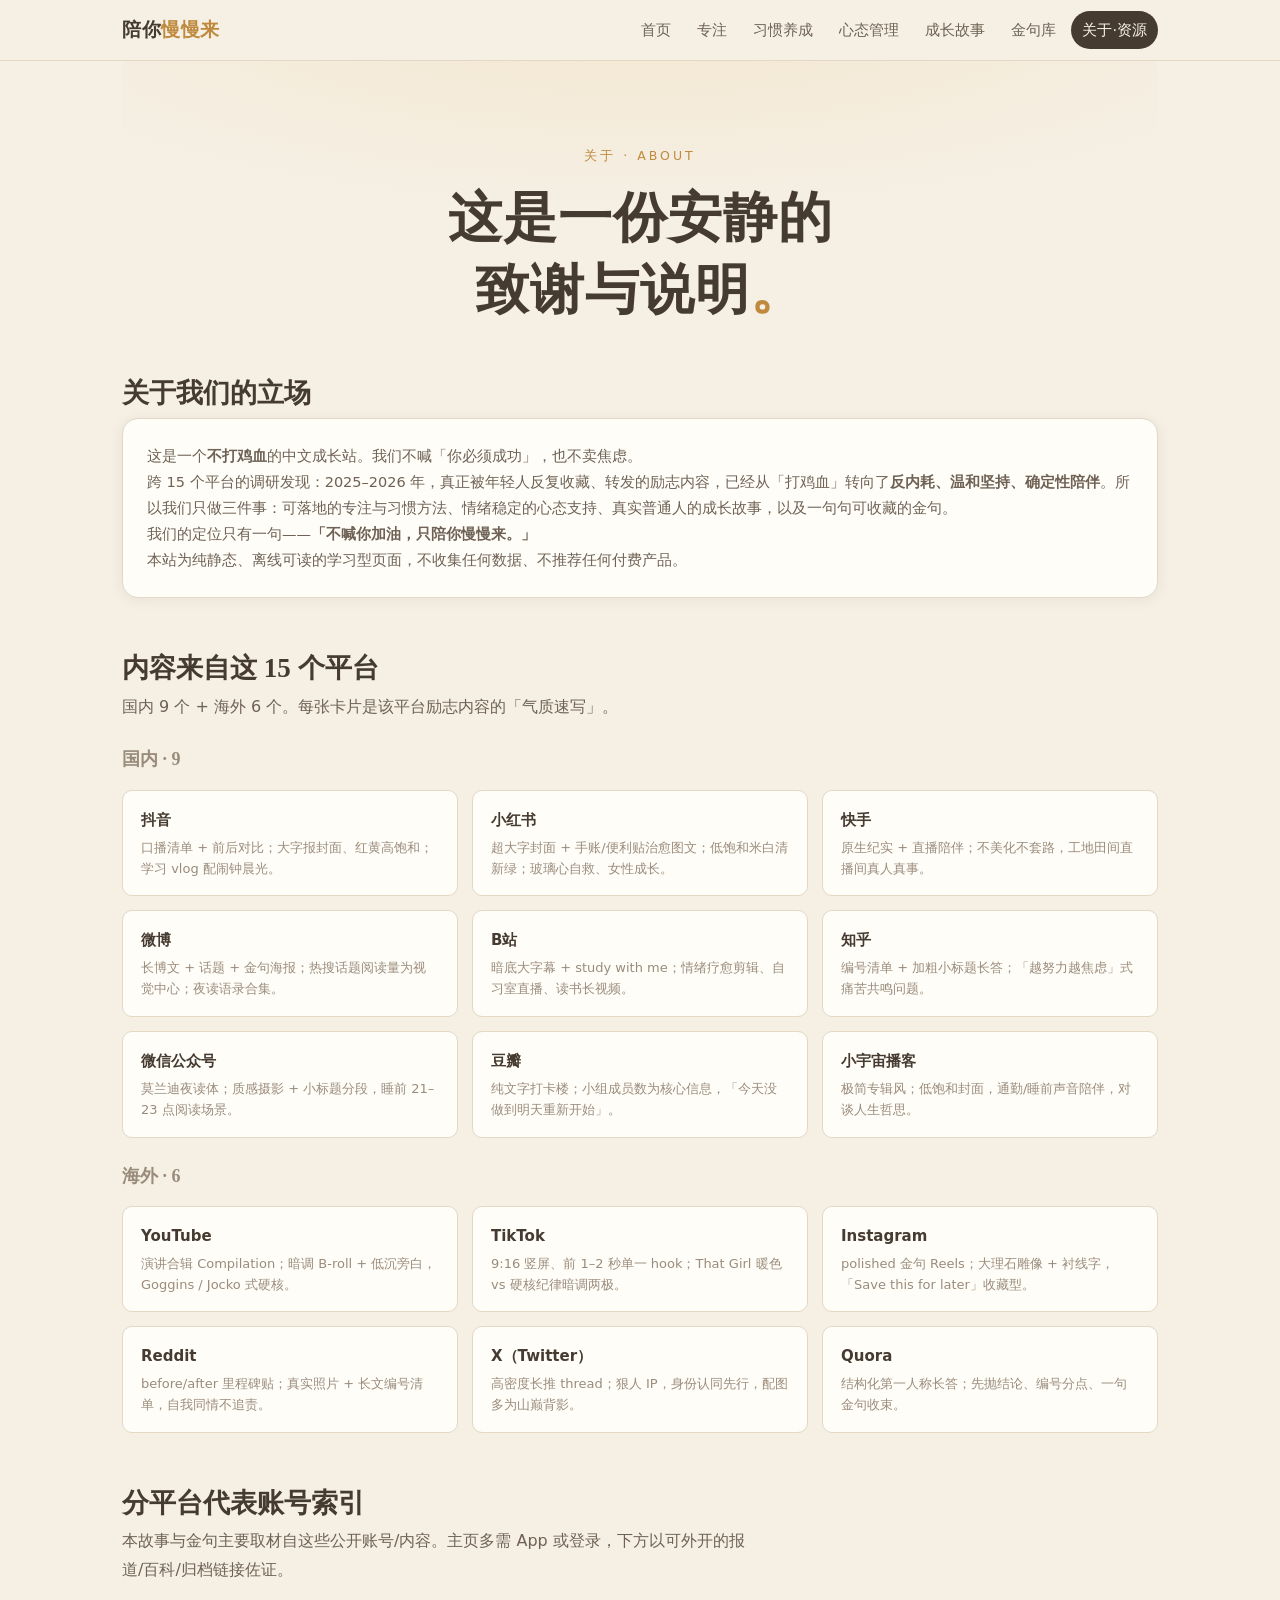
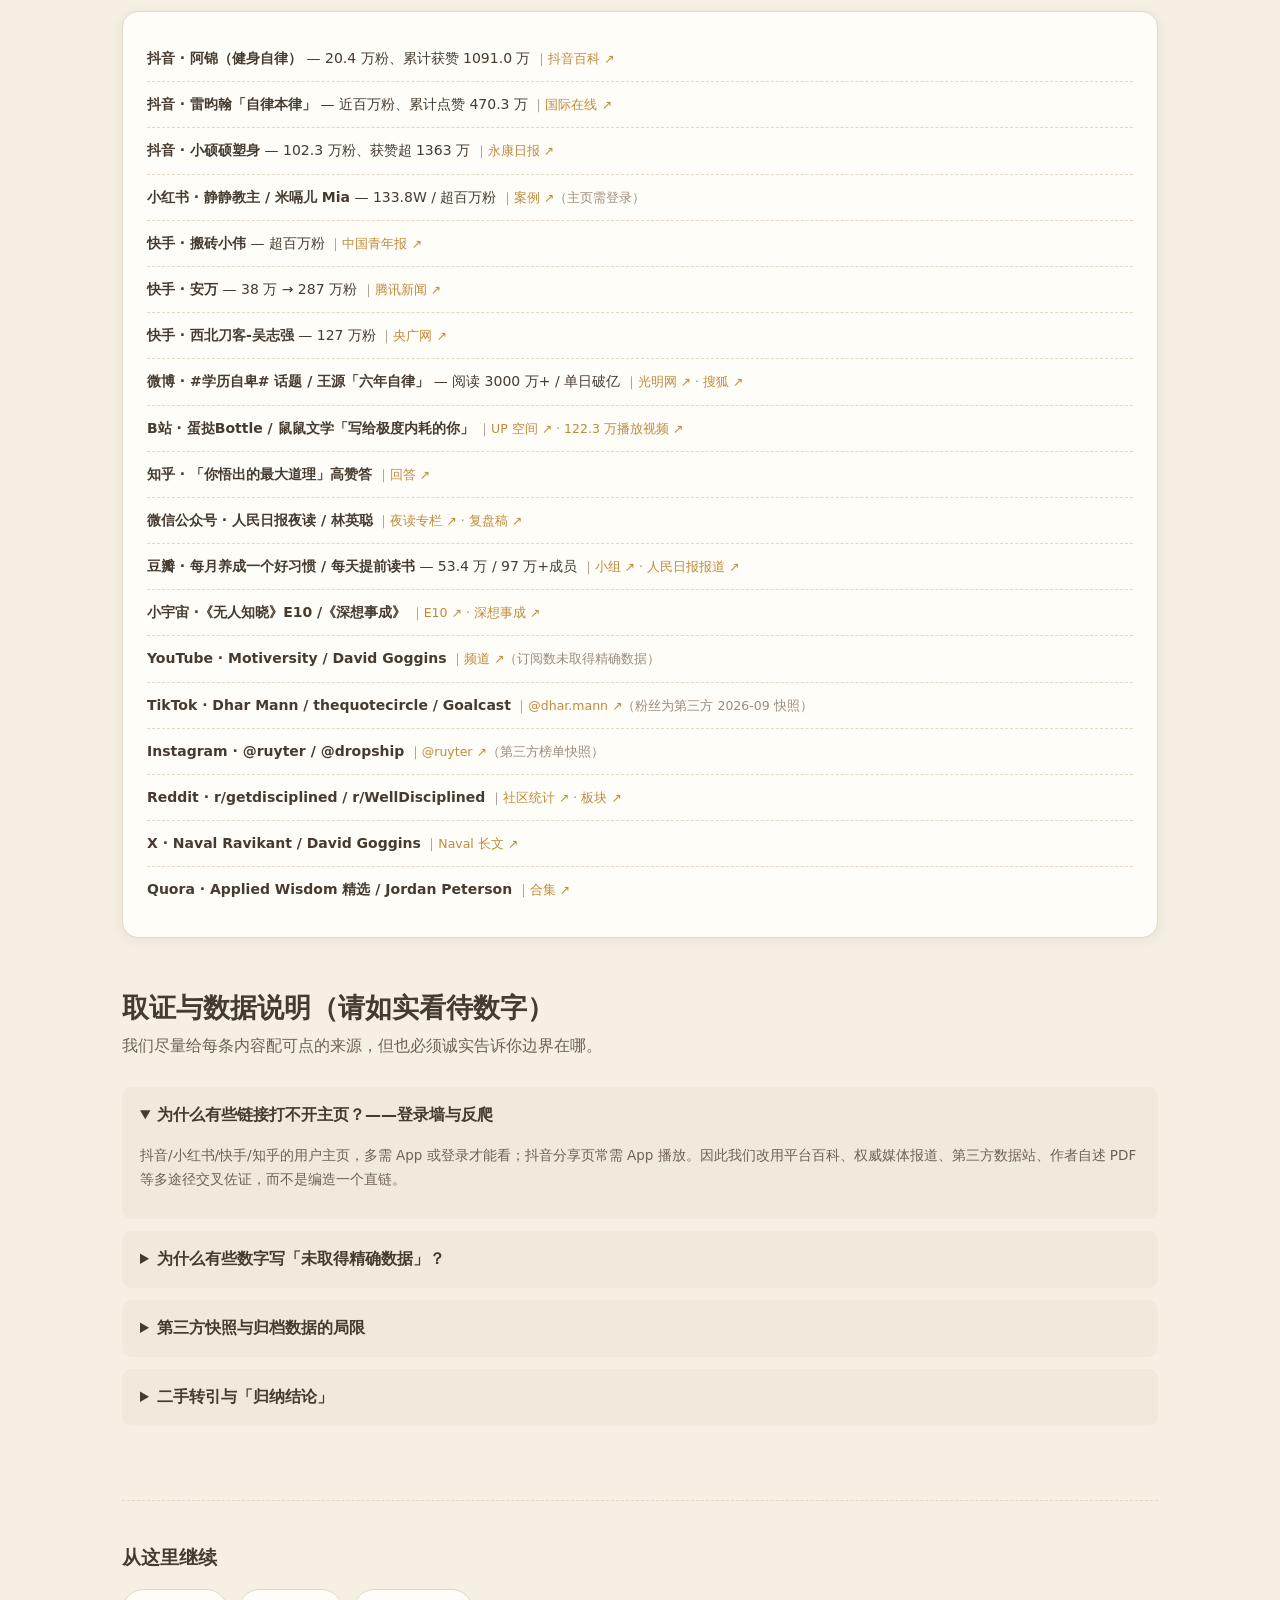
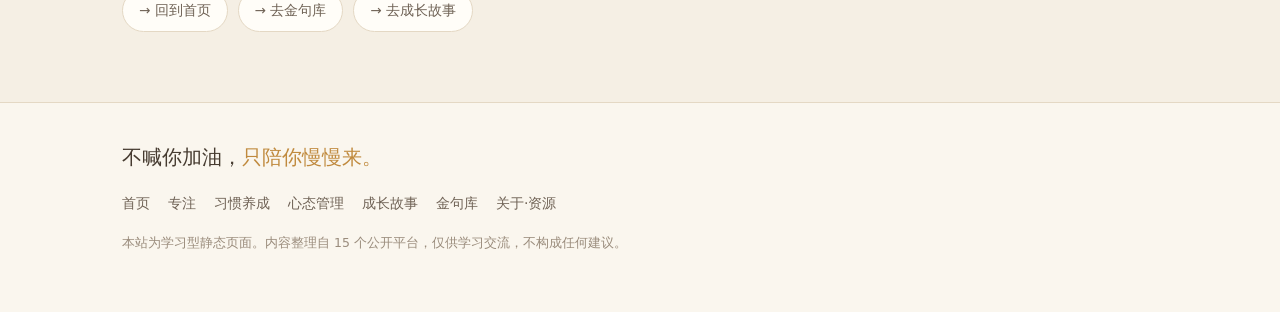
<file: resources.html>
<!DOCTYPE html>
<html lang="zh-CN">
<head>
<meta charset="UTF-8">
<meta name="viewport" content="width=device-width, initial-scale=1.0">
<title>关于·资源 · 陪你慢慢来</title>
<meta name="description" content="关于本站立场、内容来源的 15 个平台、代表账号索引，与透明的取证与数据说明。">
<link rel="icon" href="data:image/svg+xml,%3Csvg xmlns='http://www.w3.org/2000/svg' viewBox='0 0 32 32'%3E%3Ccircle cx='16' cy='16' r='14' fill='%23c08a3e'/%3E%3Ctext x='16' y='21' font-size='14' text-anchor='middle' fill='%23fffdf8' font-family='serif'%3E慢%3C/text%3E%3C/svg%3E">
<link rel="stylesheet" href="assets/css/style.css">
</head>
<body>

<header class="topbar">
  <div class="topbar-inner">
    <a class="brand" href="index.html">陪你<span>慢慢来</span></a>
    <nav class="nav">
      <a href="index.html">首页</a>
      <a href="focus.html">专注</a>
      <a href="habits.html">习惯养成</a>
      <a href="mindset.html">心态管理</a>
      <a href="stories.html">成长故事</a>
      <a href="quotes.html">金句库</a>
      <a href="resources.html">关于·资源</a>
    </nav>
  </div>
</header>

<main class="wrap">

  <section class="hero" style="padding-bottom:20px;">
    <div class="eyebrow">关于 · About</div>
    <h1 class="serif">这是一份安静的<br>致谢与说明<span class="dot">。</span></h1>
  </section>

  <!-- 关于本站 -->
  <section class="section" style="padding-top:10px;">
    <h2>关于我们的立场</h2>
    <div class="card">
      <p>这是一个<b>不打鸡血</b>的中文成长站。我们不喊「你必须成功」，也不卖焦虑。</p>
      <p>跨 15 个平台的调研发现：2025–2026 年，真正被年轻人反复收藏、转发的励志内容，已经从「打鸡血」转向了<b>反内耗、温和坚持、确定性陪伴</b>。所以我们只做三件事：可落地的专注与习惯方法、情绪稳定的心态支持、真实普通人的成长故事，以及一句句可收藏的金句。</p>
      <p>我们的定位只有一句——<b>「不喊你加油，只陪你慢慢来。」</b></p>
      <p class="small muted" style="margin-bottom:0;">本站为纯静态、离线可读的学习型页面，不收集任何数据、不推荐任何付费产品。</p>
    </div>
  </section>

  <!-- 15 平台清单 -->
  <section class="section">
    <h2>内容来自这 15 个平台</h2>
    <p class="lead">国内 9 个 + 海外 6 个。每张卡片是该平台励志内容的「气质速写」。</p>

    <h3 style="font-size:18px;color:var(--muted);">国内 · 9</h3>
    <div class="plat-grid" style="margin-bottom:26px;">
      <div class="plat"><h4>抖音</h4><p>口播清单 + 前后对比；大字报封面、红黄高饱和；学习 vlog 配闹钟晨光。</p></div>
      <div class="plat"><h4>小红书</h4><p>超大字封面 + 手账/便利贴治愈图文；低饱和米白清新绿；玻璃心自救、女性成长。</p></div>
      <div class="plat"><h4>快手</h4><p>原生纪实 + 直播陪伴；不美化不套路，工地田间直播间真人真事。</p></div>
      <div class="plat"><h4>微博</h4><p>长博文 + 话题 + 金句海报；热搜话题阅读量为视觉中心；夜读语录合集。</p></div>
      <div class="plat"><h4>B站</h4><p>暗底大字幕 + study with me；情绪疗愈剪辑、自习室直播、读书长视频。</p></div>
      <div class="plat"><h4>知乎</h4><p>编号清单 + 加粗小标题长答；「越努力越焦虑」式痛苦共鸣问题。</p></div>
      <div class="plat"><h4>微信公众号</h4><p>莫兰迪夜读体；质感摄影 + 小标题分段，睡前 21–23 点阅读场景。</p></div>
      <div class="plat"><h4>豆瓣</h4><p>纯文字打卡楼；小组成员数为核心信息，「今天没做到明天重新开始」。</p></div>
      <div class="plat"><h4>小宇宙播客</h4><p>极简专辑风；低饱和封面，通勤/睡前声音陪伴，对谈人生哲思。</p></div>
    </div>

    <h3 style="font-size:18px;color:var(--muted);">海外 · 6</h3>
    <div class="plat-grid">
      <div class="plat"><h4>YouTube</h4><p>演讲合辑 Compilation；暗调 B-roll + 低沉旁白，Goggins / Jocko 式硬核。</p></div>
      <div class="plat"><h4>TikTok</h4><p>9:16 竖屏、前 1–2 秒单一 hook；That Girl 暖色 vs 硬核纪律暗调两极。</p></div>
      <div class="plat"><h4>Instagram</h4><p>polished 金句 Reels；大理石雕像 + 衬线字，「Save this for later」收藏型。</p></div>
      <div class="plat"><h4>Reddit</h4><p>before/after 里程碑贴；真实照片 + 长文编号清单，自我同情不追责。</p></div>
      <div class="plat"><h4>X（Twitter）</h4><p>高密度长推 thread；狠人 IP，身份认同先行，配图多为山巅背影。</p></div>
      <div class="plat"><h4>Quora</h4><p>结构化第一人称长答；先抛结论、编号分点、一句金句收束。</p></div>
    </div>
  </section>

  <!-- 代表账号索引 -->
  <section class="section">
    <h2>分平台代表账号索引</h2>
    <p class="lead">本故事与金句主要取材自这些公开账号/内容。主页多需 App 或登录，下方以可外开的报道/百科/归档链接佐证。</p>
    <div class="card">
      <div class="acct"><span class="who">抖音 · 阿锦（健身自律）</span> — 20.4 万粉、累计获赞 1091.0 万 <span class="note">｜<a href="https://m.baike.com/wiki/%E9%98%BF%E9%94%A6/7481013966819672100" target="_blank" rel="noopener">抖音百科 ↗</a></span></div>
      <div class="acct"><span class="who">抖音 · 雷昀翰「自律本律」</span> — 近百万粉、累计点赞 470.3 万 <span class="note">｜<a href="https://city.cri.cn/2019-08-15/1ec11396-9637-f989-3a00-3a15cc744818.html" target="_blank" rel="noopener">国际在线 ↗</a></span></div>
      <div class="acct"><span class="who">抖音 · 小硕硕塑身</span> — 102.3 万粉、获赞超 1363 万 <span class="note">｜<a href="http://www.lifeyk.com/images/2024-06/21/ykrb2024062100005v01n.pdf" target="_blank" rel="noopener">永康日报 ↗</a></span></div>
      <div class="acct"><span class="who">小红书 · 静静教主 / 米嗝儿 Mia</span> — 133.8W / 超百万粉 <span class="note">｜<a href="https://www.woshipm.com/share/6028135.html" target="_blank" rel="noopener">案例 ↗</a>（主页需登录）</span></div>
      <div class="acct"><span class="who">快手 · 搬砖小伟</span> — 超百万粉 <span class="note">｜<a href="https://zqb.cyol.com/html/2016-06/15/nw.D110000zgqnb_20160615_1-12.htm" target="_blank" rel="noopener">中国青年报 ↗</a></span></div>
      <div class="acct"><span class="who">快手 · 安万</span> — 38 万 → 287 万粉 <span class="note">｜<a href="http://news.qq.com/rain/a/20250831A05NVW00" target="_blank" rel="noopener">腾讯新闻 ↗</a></span></div>
      <div class="acct"><span class="who">快手 · 西北刀客-吴志强</span> — 127 万粉 <span class="note">｜<a href="http://tech.cnr.cn/techph/20251031/t20251031_527414750.shtml" target="_blank" rel="noopener">央广网 ↗</a></span></div>
      <div class="acct"><span class="who">微博 · #学历自卑# 话题 / 王源「六年自律」</span> — 阅读 3000 万+ / 单日破亿 <span class="note">｜<a href="https://m.gmw.cn/2026-03/04/content_38626250.htm" target="_blank" rel="noopener">光明网 ↗</a> · <a href="https://m.sohu.com/a/1050802938_121145584/" target="_blank" rel="noopener">搜狐 ↗</a></span></div>
      <div class="acct"><span class="who">B站 · 蛋挞Bottle / 鼠鼠文学「写给极度内耗的你」</span> <span class="note">｜<a href="https://space.bilibili.com/526149759" target="_blank" rel="noopener">UP 空间 ↗</a> · <a href="https://www.bilibili.com/video/BV1YT42117QF/" target="_blank" rel="noopener">122.3 万播放视频 ↗</a></span></div>
      <div class="acct"><span class="who">知乎 · 「你悟出的最大道理」高赞答</span> <span class="note">｜<a href="https://www.zhihu.com/question/599006651/answer/2016829443356770860" target="_blank" rel="noopener">回答 ↗</a></span></div>
      <div class="acct"><span class="who">微信公众号 · 人民日报夜读 / 林英聪</span> <span class="note">｜<a href="https://www.peopleapp.com/column/30038518554-500003530681" target="_blank" rel="noopener">夜读专栏 ↗</a> · <a href="https://www.niaogebiji.com/article-41123-1.html" target="_blank" rel="noopener">复盘稿 ↗</a></span></div>
      <div class="acct"><span class="who">豆瓣 · 每月养成一个好习惯 / 每天提前读书</span> — 53.4 万 / 97 万+成员 <span class="note">｜<a href="http://www.douban.com/group/111410/" target="_blank" rel="noopener">小组 ↗</a> · <a href="https://paper.people.com.cn/rmrbhwb/pc/attachement/202504/23/f1eb7717-e216-4e2a-b8de-f952b31b0be5.pdf" target="_blank" rel="noopener">人民日报报道 ↗</a></span></div>
      <div class="acct"><span class="who">小宇宙 ·《无人知晓》E10 /《深想事成》</span> <span class="note">｜<a href="https://www.xiaoyuzhoufm.com/episode/61ee26c84675a08411f51570" target="_blank" rel="noopener">E10 ↗</a> · <a href="https://www.xiaoyuzhoufm.com/podcast/6542676e59c9fcf340a6bc6c" target="_blank" rel="noopener">深想事成 ↗</a></span></div>
      <div class="acct"><span class="who">YouTube · Motiversity / David Goggins</span> <span class="note">｜<a href="https://m.youtube.com/motiversity" target="_blank" rel="noopener">频道 ↗</a>（订阅数未取得精确数据）</span></div>
      <div class="acct"><span class="who">TikTok · Dhar Mann / thequotecircle / Goalcast</span> <span class="note">｜<a href="https://www.tiktok.com/@dhar.mann" target="_blank" rel="noopener">@dhar.mann ↗</a>（粉丝为第三方 2026-09 快照）</span></div>
      <div class="acct"><span class="who">Instagram · @ruyter / @dropship</span> <span class="note">｜<a href="https://www.instagram.com/ruyter/" target="_blank" rel="noopener">@ruyter ↗</a>（第三方榜单快照）</span></div>
      <div class="acct"><span class="who">Reddit · r/getdisciplined / r/WellDisciplined</span> <span class="note">｜<a href="https://www.subsavant.com/r/getdisciplined" target="_blank" rel="noopener">社区统计 ↗</a> · <a href="https://reddlx.com/sub/WellDisciplined" target="_blank" rel="noopener">板块 ↗</a></span></div>
      <div class="acct"><span class="who">X · Naval Ravikant / David Goggins</span> <span class="note">｜<a href="https://nav.al/how-to-get-rich" target="_blank" rel="noopener">Naval 长文 ↗</a></span></div>
      <div class="acct"><span class="who">Quora · Applied Wisdom 精选 / Jordan Peterson</span> <span class="note">｜<a href="https://www.appliedwisdom.com/quora-posts" target="_blank" rel="noopener">合集 ↗</a></span></div>
    </div>
  </section>

  <!-- 取证与数据说明 -->
  <section class="section">
    <h2>取证与数据说明（请如实看待数字）</h2>
    <p class="lead">我们尽量给每条内容配可点的来源，但也必须诚实告诉你边界在哪。</p>

    <details class="note-block" open>
      <summary>为什么有些链接打不开主页？——登录墙与反爬</summary>
      <p>抖音/小红书/快手/知乎的用户主页，多需 App 或登录才能看；抖音分享页常需 App 播放。因此我们改用平台百科、权威媒体报道、第三方数据站、作者自述 PDF 等多途径交叉佐证，而不是编造一个直链。</p>
    </details>

    <details class="note-block">
      <summary>为什么有些数字写「未取得精确数据」？</summary>
      <ul>
        <li>王浩楠的粉丝/播放数、抖音账号实时粉丝数、多个 B站 UP 主粉丝数等，公开网页检索拿不到精确值，一律保留「未取得精确数据」，不臆造。</li>
        <li>粉丝/获赞数来自百科词条与官方媒体报道，属<b>二手转引、非实时抓取</b>，存在时效偏差（如搬砖小伟为 2016 年数据、学生励志馆为 2014 年历史峰值）。</li>
      </ul>
    </details>

    <details class="note-block">
      <summary>第三方快照与归档数据的局限</summary>
      <ul>
        <li>TikTok/Instagram 账号数据来自 Buzzlytics / tiktokviewcount.com 系 <b>2026-09 快照</b>，非官方实时值。</li>
        <li>Reddit 案例 upvote 数来自第三方归档站 Woid / 社区镜像 Reddlx，与官方实时数字可能有出入。</li>
        <li>小宇宙订阅数据来自第三方榜单，不同时间点差异较大（如自我进化论 29.7 万 → 200 万+），已分别注明时间点。</li>
        <li>David Goggins 的 X 粉丝数存在口径冲突（一处约 729K，另一处称 14 million），未武断取舍。</li>
      </ul>
    </details>

    <details class="note-block">
      <summary>二手转引与「归纳结论」</summary>
      <p>报告中「平台气质」「评论区共鸣点」多为基于多案例的归纳判断，并非逐条抓取评论原文；公众号「10W+」为阅读数封顶展示、实际可能更高；林英聪 16 万阅读、唐一水 300W+ 来自第三方复盘稿自述。金句库中所有带 URL 的句子均照录自公开 shard，未自创；文末「化用建议」在素材库中已明确标注为二次创作。</p>
    </details>
  </section>

  <section class="related">
    <h3>从这里继续</h3>
    <div class="links">
      <a href="index.html">→ 回到首页</a>
      <a href="quotes.html">→ 去金句库</a>
      <a href="stories.html">→ 去成长故事</a>
    </div>
  </section>

</main>

<footer class="site">
  <div class="foot-inner">
    <div class="foot-tag">不喊你加油，<em>只陪你慢慢来。</em></div>
    <div class="foot-nav">
      <a href="index.html">首页</a><a href="focus.html">专注</a><a href="habits.html">习惯养成</a><a href="mindset.html">心态管理</a><a href="stories.html">成长故事</a><a href="quotes.html">金句库</a><a href="resources.html">关于·资源</a>
    </div>
    <p class="foot-note">本站为学习型静态页面。内容整理自 15 个公开平台，仅供学习交流，不构成任何建议。</p>
  </div>
</footer>

<script src="assets/js/main.js"></script>
</body>
</html>
</file>
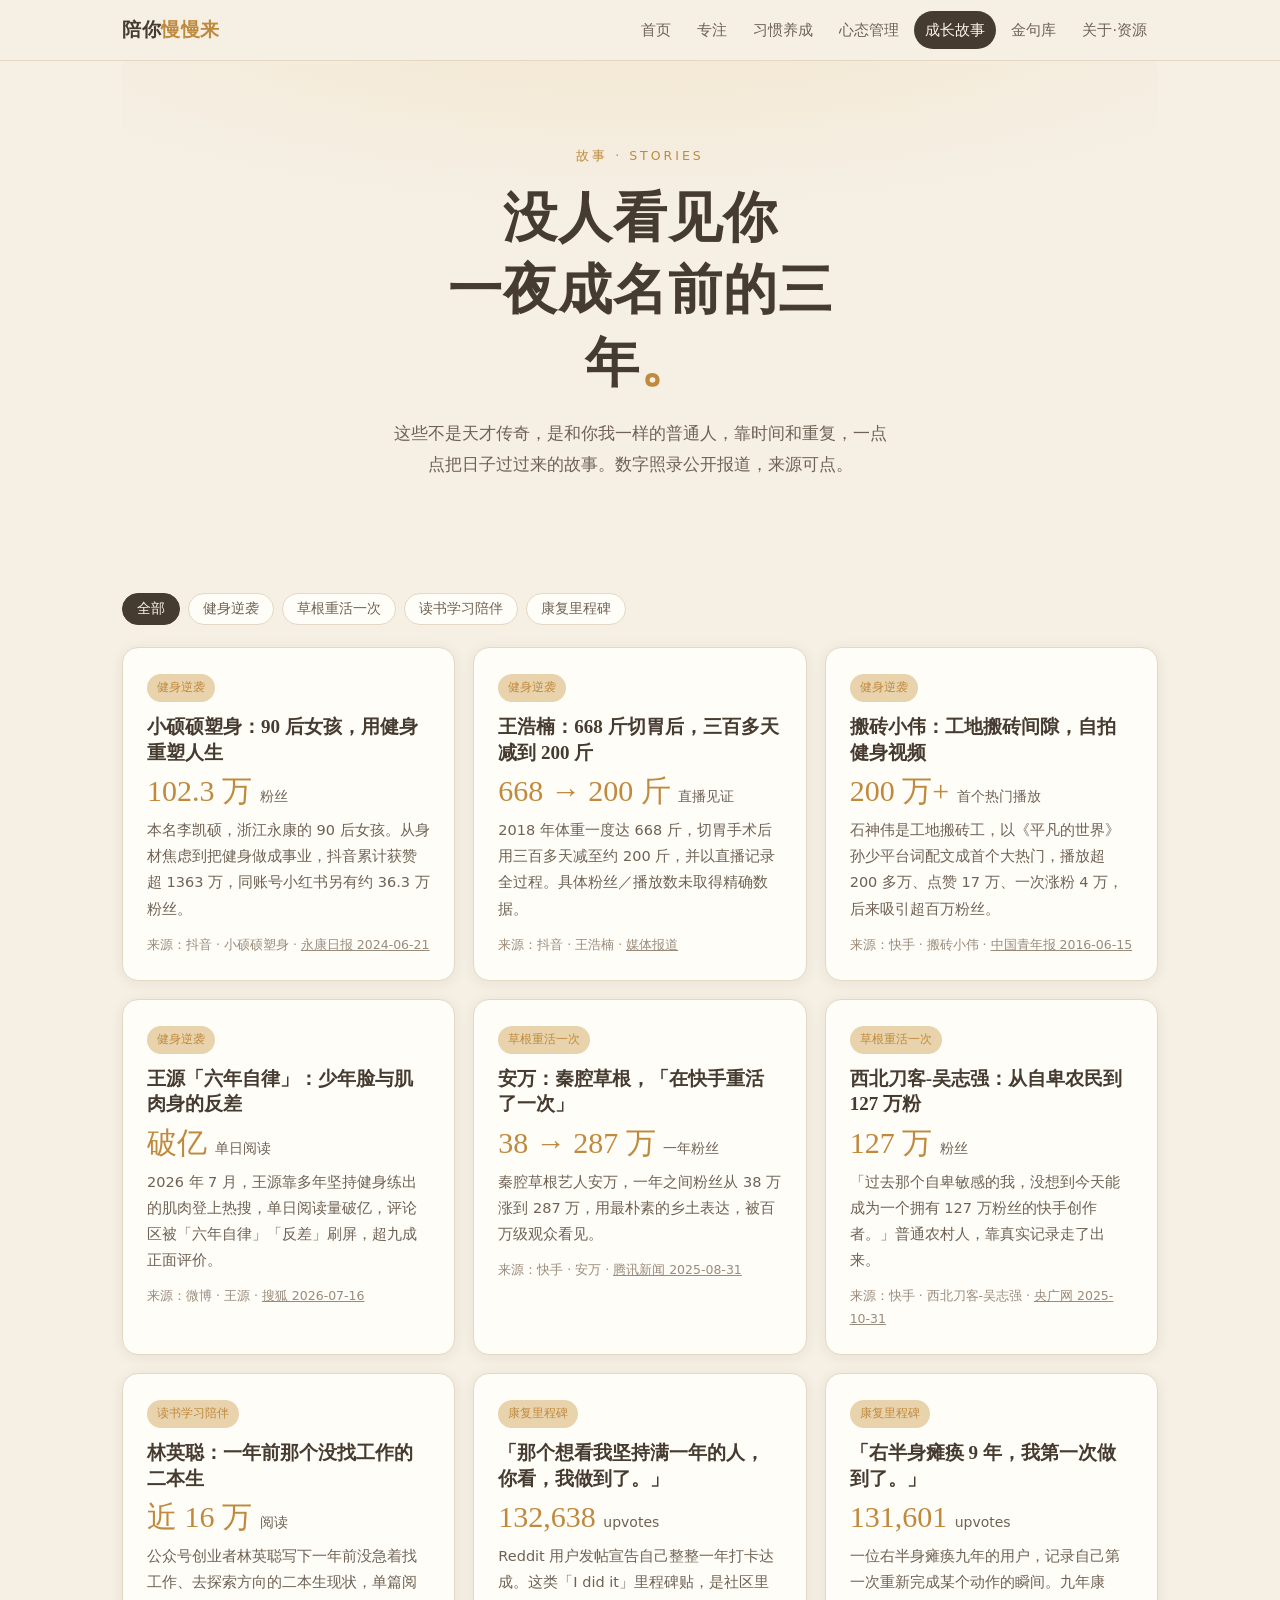
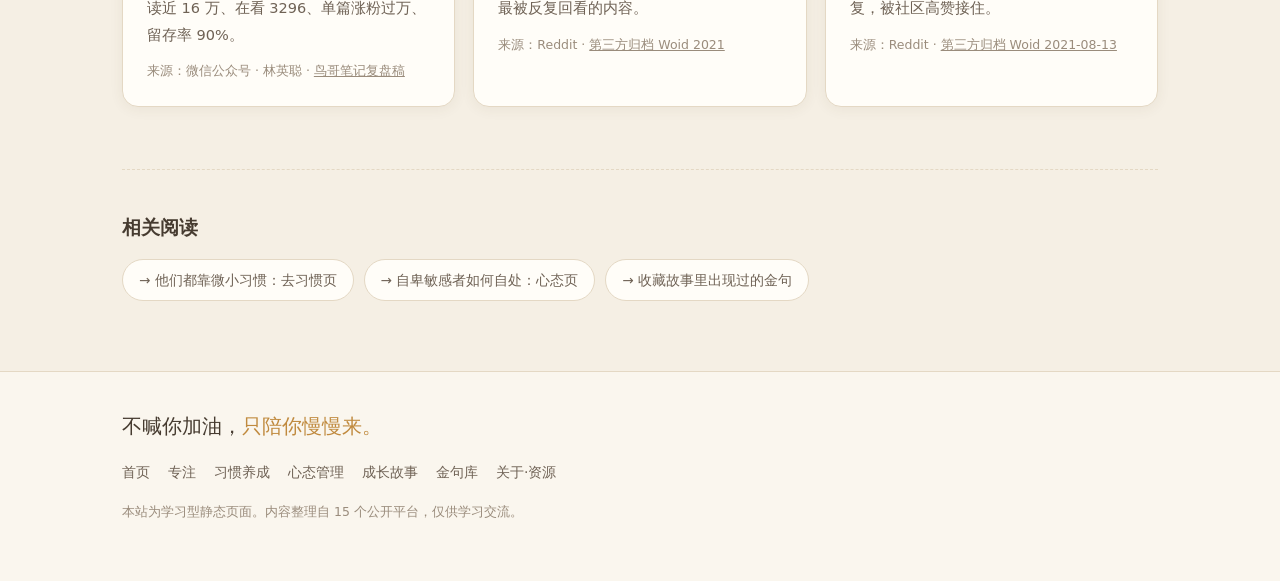
<file: stories.html>
<!DOCTYPE html>
<html lang="zh-CN">
<head>
<meta charset="UTF-8">
<meta name="viewport" content="width=device-width, initial-scale=1.0">
<title>成长故事 · 陪你慢慢来</title>
<meta name="description" content="和你一样的普通人，是怎么一步步做到的。真实逆袭与里程碑故事，保留真实数字与来源。">
<link rel="icon" href="data:image/svg+xml,%3Csvg xmlns='http://www.w3.org/2000/svg' viewBox='0 0 32 32'%3E%3Ccircle cx='16' cy='16' r='14' fill='%23c08a3e'/%3E%3Ctext x='16' y='21' font-size='14' text-anchor='middle' fill='%23fffdf8' font-family='serif'%3E慢%3C/text%3E%3C/svg%3E">
<link rel="stylesheet" href="assets/css/style.css">
</head>
<body>

<header class="topbar">
  <div class="topbar-inner">
    <a class="brand" href="index.html">陪你<span>慢慢来</span></a>
    <nav class="nav">
      <a href="index.html">首页</a>
      <a href="focus.html">专注</a>
      <a href="habits.html">习惯养成</a>
      <a href="mindset.html">心态管理</a>
      <a href="stories.html">成长故事</a>
      <a href="quotes.html">金句库</a>
      <a href="resources.html">关于·资源</a>
    </nav>
  </div>
</header>

<main class="wrap">

  <section class="hero">
    <div class="eyebrow">故事 · Stories</div>
    <h1 class="serif">没人看见你<br>一夜成名前的三年<span class="dot">。</span></h1>
    <p class="sub">这些不是天才传奇，是和你我一样的普通人，靠时间和重复，一点点把日子过过来的故事。数字照录公开报道，来源可点。</p>
  </section>

  <!-- 分类筛选 -->
  <section class="section" style="padding-top:20px;">
    <div class="filter-bar" id="storyFilter">
      <button class="chip on" data-filter="全部">全部</button>
      <button class="chip" data-filter="健身逆袭">健身逆袭</button>
      <button class="chip" data-filter="草根重活一次">草根重活一次</button>
      <button class="chip" data-filter="读书学习陪伴">读书学习陪伴</button>
      <button class="chip" data-filter="康复里程碑">康复里程碑</button>
    </div>

    <div class="grid grid-3" id="storyGrid">

      <article class="card story" data-cat="健身逆袭">
        <span class="tagline">健身逆袭</span>
        <h3>小硕硕塑身：90 后女孩，用健身重塑人生</h3>
        <div class="stat">102.3 万 <small>粉丝</small></div>
        <p>本名李凯硕，浙江永康的 90 后女孩。从身材焦虑到把健身做成事业，抖音累计获赞超 1363 万，同账号小红书另有约 36.3 万粉丝。</p>
        <div class="from">来源：抖音 · 小硕硕塑身 · <a href="http://www.lifeyk.com/images/2024-06/21/ykrb2024062100005v01n.pdf" target="_blank" rel="noopener">永康日报 2024-06-21</a></div>
      </article>

      <article class="card story" data-cat="健身逆袭">
        <span class="tagline">健身逆袭</span>
        <h3>王浩楠：668 斤切胃后，三百多天减到 200 斤</h3>
        <div class="stat">668 → 200 斤 <small>直播见证</small></div>
        <p>2018 年体重一度达 668 斤，切胃手术后用三百多天减至约 200 斤，并以直播记录全过程。具体粉丝／播放数未取得精确数据。</p>
        <div class="from">来源：抖音 · 王浩楠 · <a href="http://m.toutiao.com/group/6813215245230670350/" target="_blank" rel="noopener">媒体报道</a></div>
      </article>

      <article class="card story" data-cat="健身逆袭">
        <span class="tagline">健身逆袭</span>
        <h3>搬砖小伟：工地搬砖间隙，自拍健身视频</h3>
        <div class="stat">200 万+ <small>首个热门播放</small></div>
        <p>石神伟是工地搬砖工，以《平凡的世界》孙少平台词配文成首个大热门，播放超 200 多万、点赞 17 万、一次涨粉 4 万，后来吸引超百万粉丝。</p>
        <div class="from">来源：快手 · 搬砖小伟 · <a href="https://zqb.cyol.com/html/2016-06/15/nw.D110000zgqnb_20160615_1-12.htm" target="_blank" rel="noopener">中国青年报 2016-06-15</a></div>
      </article>

      <article class="card story" data-cat="健身逆袭">
        <span class="tagline">健身逆袭</span>
        <h3>王源「六年自律」：少年脸与肌肉身的反差</h3>
        <div class="stat">破亿 <small>单日阅读</small></div>
        <p>2026 年 7 月，王源靠多年坚持健身练出的肌肉登上热搜，单日阅读量破亿，评论区被「六年自律」「反差」刷屏，超九成正面评价。</p>
        <div class="from">来源：微博 · 王源 · <a href="https://m.sohu.com/a/1050802938_121145584/" target="_blank" rel="noopener">搜狐 2026-07-16</a></div>
      </article>

      <article class="card story" data-cat="草根重活一次">
        <span class="tagline">草根重活一次</span>
        <h3>安万：秦腔草根，「在快手重活了一次」</h3>
        <div class="stat">38 → 287 万 <small>一年粉丝</small></div>
        <p>秦腔草根艺人安万，一年之间粉丝从 38 万涨到 287 万，用最朴素的乡土表达，被百万级观众看见。</p>
        <div class="from">来源：快手 · 安万 · <a href="http://news.qq.com/rain/a/20250831A05NVW00" target="_blank" rel="noopener">腾讯新闻 2025-08-31</a></div>
      </article>

      <article class="card story" data-cat="草根重活一次">
        <span class="tagline">草根重活一次</span>
        <h3>西北刀客-吴志强：从自卑农民到 127 万粉</h3>
        <div class="stat">127 万 <small>粉丝</small></div>
        <p>「过去那个自卑敏感的我，没想到今天能成为一个拥有 127 万粉丝的快手创作者。」普通农村人，靠真实记录走了出来。</p>
        <div class="from">来源：快手 · 西北刀客-吴志强 · <a href="http://tech.cnr.cn/techph/20251031/t20251031_527414750.shtml" target="_blank" rel="noopener">央广网 2025-10-31</a></div>
      </article>

      <article class="card story" data-cat="读书学习陪伴">
        <span class="tagline">读书学习陪伴</span>
        <h3>林英聪：一年前那个没找工作的二本生</h3>
        <div class="stat">近 16 万 <small>阅读</small></div>
        <p>公众号创业者林英聪写下一年前没急着找工作、去探索方向的二本生现状，单篇阅读近 16 万、在看 3296、单篇涨粉过万、留存率 90%。</p>
        <div class="from">来源：微信公众号 · 林英聪 · <a href="https://www.niaogebiji.com/article-41123-1.html" target="_blank" rel="noopener">鸟哥笔记复盘稿</a></div>
      </article>

      <article class="card story" data-cat="康复里程碑">
        <span class="tagline">康复里程碑</span>
        <h3>「那个想看我坚持满一年的人，你看，我做到了。」</h3>
        <div class="stat">132,638 <small>upvotes</small></div>
        <p>Reddit 用户发帖宣告自己整整一年打卡达成。这类「I did it」里程碑贴，是社区里最被反复回看的内容。</p>
        <div class="from">来源：Reddit · <a href="https://woid.io/reddit/2021/?page=3" target="_blank" rel="noopener">第三方归档 Woid 2021</a></div>
      </article>

      <article class="card story" data-cat="康复里程碑">
        <span class="tagline">康复里程碑</span>
        <h3>「右半身瘫痪 9 年，我第一次做到了。」</h3>
        <div class="stat">131,601 <small>upvotes</small></div>
        <p>一位右半身瘫痪九年的用户，记录自己第一次重新完成某个动作的瞬间。九年康复，被社区高赞接住。</p>
        <div class="from">来源：Reddit · <a href="https://woid.io/reddit/2021/?page=3" target="_blank" rel="noopener">第三方归档 Woid 2021-08-13</a></div>
      </article>

    </div>
  </section>

  <section class="related">
    <h3>相关阅读</h3>
    <div class="links">
      <a href="habits.html">→ 他们都靠微小习惯：去习惯页</a>
      <a href="mindset.html">→ 自卑敏感者如何自处：心态页</a>
      <a href="quotes.html">→ 收藏故事里出现过的金句</a>
    </div>
  </section>

</main>

<footer class="site">
  <div class="foot-inner">
    <div class="foot-tag">不喊你加油，<em>只陪你慢慢来。</em></div>
    <div class="foot-nav">
      <a href="index.html">首页</a><a href="focus.html">专注</a><a href="habits.html">习惯养成</a><a href="mindset.html">心态管理</a><a href="stories.html">成长故事</a><a href="quotes.html">金句库</a><a href="resources.html">关于·资源</a>
    </div>
    <p class="foot-note">本站为学习型静态页面。内容整理自 15 个公开平台，仅供学习交流。</p>
  </div>
</footer>

<script src="assets/js/main.js"></script>
<script src="assets/js/stories.js"></script>
</body>
</html>
</file>
<file: assets/css/style.css>
/* ============================================================
   励志成长站 · 共享样式
   离线 / 系统字体栈 / 无外链
   ============================================================ */

:root {
  --bg: #f5efe4;          /* 暖雾米白 / 燕麦 */
  --bg-soft: #faf6ee;
  --surface: #fffdf8;
  --surface-2: #f1e9db;
  --ink: #463b30;         /* 暖棕正文 */
  --ink-soft: #6f6255;
  --muted: #9a8c7c;
  --line: #e4d8c4;
  --accent: #c08a3e;      /* 低饱和琥珀 */
  --accent-soft: #e8d3ad;
  --navy: #20293a;        /* 金句暗皮肤 */
  --navy-ink: #f0e9db;
  --radius: 16px;
  --radius-sm: 10px;
  --shadow: 0 2px 14px rgba(90, 70, 40, .07);
  --serif: "Songti SC", "Noto Serif SC", "SimSun", "Source Han Serif SC", serif;
  --sans: "PingFang SC", "Microsoft YaHei", "Noto Sans SC", system-ui, -apple-system, "Segoe UI", sans-serif;
  --maxw: 1080px;
}

* { box-sizing: border-box; }
html { -webkit-text-size-adjust: 100%; }
body {
  margin: 0;
  background: var(--bg);
  color: var(--ink);
  font-family: var(--sans);
  font-size: 16px;
  line-height: 1.8;
  -webkit-font-smoothing: antialiased;
}
a { color: var(--accent); text-decoration: none; }
a:hover { text-decoration: underline; text-underline-offset: 3px; }
img, svg { max-width: 100%; }
.wrap { max-width: var(--maxw); margin: 0 auto; padding: 0 22px; }

/* ---------- 顶部导航 ---------- */
.topbar {
  position: sticky; top: 0; z-index: 50;
  background: rgba(245, 239, 228, .92);
  backdrop-filter: blur(6px);
  border-bottom: 1px solid var(--line);
}
.topbar-inner {
  max-width: var(--maxw); margin: 0 auto; padding: 0 22px;
  display: flex; align-items: center; gap: 18px; flex-wrap: wrap;
  min-height: 60px;
}
.brand {
  font-family: var(--serif); font-size: 19px; font-weight: 700;
  color: var(--ink); letter-spacing: .5px; margin-right: auto;
  white-space: nowrap;
}
.brand span { color: var(--accent); }
.nav { display: flex; flex-wrap: wrap; gap: 4px; }
.nav a {
  color: var(--ink-soft); font-size: 14.5px; padding: 6px 11px;
  border-radius: 999px; white-space: nowrap; text-decoration: none;
}
.nav a:hover { background: var(--surface-2); color: var(--ink); }
.nav a.active { background: var(--ink); color: #fbf5e9; }
.nav a.active:hover { background: var(--ink); }

/* ---------- 页脚 ---------- */
footer.site {
  margin-top: 70px; border-top: 1px solid var(--line);
  background: var(--bg-soft);
}
.foot-inner { max-width: var(--maxw); margin: 0 auto; padding: 36px 22px 46px; }
.foot-tag { font-family: var(--serif); font-size: 20px; color: var(--ink); }
.foot-tag em { color: var(--accent); font-style: normal; }
.foot-nav { margin: 16px 0; display: flex; flex-wrap: wrap; gap: 8px 18px; }
.foot-nav a { font-size: 14px; color: var(--ink-soft); }
.foot-note { font-size: 12.5px; color: var(--muted); line-height: 1.7; }

/* ---------- 通用排版 ---------- */
.serif { font-family: var(--serif); }
.eyebrow {
  font-size: 12.5px; letter-spacing: 3px; color: var(--accent);
  text-transform: uppercase; margin-bottom: 14px;
}
h1, h2, h3 { font-family: var(--serif); color: var(--ink); line-height: 1.35; }
.section { padding: 46px 0 6px; }
.section h2 { font-size: 27px; margin: 0 0 6px; }
.section .lead { color: var(--ink-soft); max-width: 62ch; margin: 0 0 26px; }
.muted { color: var(--muted); }
.small { font-size: 13px; }

/* ---------- Hero ---------- */
.hero {
  padding: 84px 0 60px; text-align: center;
  background:
    radial-gradient(1200px 380px at 50% -80px, #f3e6cd 0%, rgba(243,230,205,0) 60%);
}
.hero h1 {
  font-size: clamp(30px, 6vw, 54px); margin: 0 auto 18px; max-width: 16ch;
  letter-spacing: 1px;
}
.hero h1 .dot { color: var(--accent); }
.hero p.sub { color: var(--ink-soft); font-size: 17px; max-width: 46ch; margin: 0 auto 34px; }
.hero-btns { display: flex; gap: 14px; justify-content: center; flex-wrap: wrap; }

/* ---------- 按钮 ---------- */
.btn {
  display: inline-block; padding: 12px 26px; border-radius: 999px;
  font-size: 15px; cursor: pointer; border: 1px solid transparent;
  font-family: var(--sans); transition: transform .15s ease, background .15s ease;
}
.btn-primary { background: var(--accent); color: #fff; }
.btn-primary:hover { background: #ad7c34; text-decoration: none; transform: translateY(-1px); }
.btn-ghost { background: transparent; color: var(--ink); border-color: var(--line); }
.btn-ghost:hover { background: var(--surface-2); text-decoration: none; }
.btn-sm { padding: 7px 15px; font-size: 13.5px; }

/* ---------- 卡片网格 ---------- */
.grid { display: grid; gap: 18px; }
.grid-2 { grid-template-columns: repeat(2, 1fr); }
.grid-4 { grid-template-columns: repeat(4, 1fr); }
.grid-3 { grid-template-columns: repeat(3, 1fr); }

.card {
  background: var(--surface); border: 1px solid var(--line);
  border-radius: var(--radius); padding: 24px; box-shadow: var(--shadow);
}
a.card { color: inherit; text-decoration: none; display: block; }
a.card:hover { border-color: var(--accent-soft); transform: translateY(-2px); transition: all .18s ease; }
.card h3 { margin: 0 0 8px; font-size: 19px; }
.card p { margin: 0; color: var(--ink-soft); font-size: 14.5px; }
.card .go { margin-top: 14px; font-size: 13.5px; color: var(--accent); }
.card .icon { font-size: 26px; margin-bottom: 10px; }
.card .mini-quote {
  font-family: var(--serif); color: var(--ink); font-size: 15px;
  border-left: 3px solid var(--accent-soft); padding-left: 12px; margin-top: 14px;
}

/* 编号方法卡 */
.method { display: flex; gap: 16px; }
.method .num {
  flex: 0 0 auto; width: 40px; height: 40px; border-radius: 50%;
  background: var(--accent-soft); color: var(--ink);
  display: flex; align-items: center; justify-content: center;
  font-family: var(--serif); font-size: 18px; font-weight: 700;
}
.method h3 { font-size: 18px; margin: 4px 0 6px; }
.method .action { margin-top: 10px; font-size: 13.5px; color: var(--accent); }

/* ---------- 数据背书条 ---------- */
.factbar {
  display: flex; flex-wrap: wrap; gap: 10px 28px; align-items: baseline;
  background: var(--surface-2); border-radius: var(--radius);
  padding: 18px 24px; margin-top: 8px;
}
.factbar .big { font-family: var(--serif); font-size: 26px; color: var(--accent); }
.factbar .lbl { font-size: 13.5px; color: var(--ink-soft); }

/* ---------- 今日一句 ---------- */
.today-quote {
  text-align: center; padding: 46px 24px;
  background: var(--surface); border: 1px solid var(--line); border-radius: var(--radius);
  box-shadow: var(--shadow);
}
.today-quote blockquote {
  font-family: var(--serif); font-size: clamp(21px, 3.4vw, 30px);
  margin: 0 0 16px; line-height: 1.6; color: var(--ink);
}
.today-quote .src { font-size: 13px; color: var(--muted); margin-bottom: 20px; }

/* ---------- 故事卡 ---------- */
.story { position: relative; }
.story .tagline {
  display: inline-block; font-size: 12px; color: var(--accent);
  background: var(--accent-soft); padding: 3px 10px; border-radius: 999px; margin-bottom: 12px;
}
.story .stat {
  font-family: var(--serif); font-size: 30px; color: var(--accent); line-height: 1.2;
  margin: 8px 0;
}
.story .stat small { font-size: 14px; color: var(--ink-soft); font-family: var(--sans); }
.story .from { font-size: 12.5px; color: var(--muted); margin-top: 12px; }
.story .from a { color: var(--muted); text-decoration: underline; }

/* ---------- 对比卡（旧念头→新念头） ---------- */
.flip { display: grid; grid-template-columns: 1fr auto 1fr; gap: 14px; align-items: stretch; }
.flip .old, .flip .new { border-radius: var(--radius-sm); padding: 18px 20px; }
.flip .old { background: #f0e6e2; }
.flip .new { background: #e7ecdf; }
.flip .arrow { display: flex; align-items: center; color: var(--accent); font-size: 22px; }
.flip .lbl { font-size: 12px; letter-spacing: 2px; margin-bottom: 8px; color: var(--muted); }
.flip .q { font-family: var(--serif); font-size: 16.5px; }
.flip .src { margin-top: 10px; font-size: 12px; color: var(--muted); }

/* ---------- 时间线 ---------- */
.timeline { position: relative; margin: 26px 0 10px; padding-left: 26px; }
.timeline::before {
  content: ""; position: absolute; left: 7px; top: 6px; bottom: 6px;
  width: 2px; background: var(--accent-soft);
}
.tl-item { position: relative; padding-bottom: 26px; }
.tl-item:last-child { padding-bottom: 0; }
.tl-item::before {
  content: ""; position: absolute; left: -25px; top: 7px;
  width: 12px; height: 12px; border-radius: 50%;
  background: var(--accent); box-shadow: 0 0 0 4px var(--bg);
}
.tl-item .when { font-family: var(--serif); font-size: 17px; color: var(--accent); font-weight: 700; }
.tl-item p { margin: 4px 0 0; color: var(--ink-soft); font-size: 14.5px; }

/* ---------- 金句卡（quotes 页） ---------- */
.filter-bar { display: flex; flex-wrap: wrap; gap: 8px; align-items: center; margin-bottom: 22px; }
.chip {
  border: 1px solid var(--line); background: var(--surface); color: var(--ink-soft);
  padding: 6px 14px; border-radius: 999px; font-size: 13.5px; cursor: pointer;
  font-family: var(--sans);
}
.chip:hover { border-color: var(--accent); }
.chip.on { background: var(--ink); color: #fbf5e9; border-color: var(--ink); }
.search {
  flex: 1 1 180px; min-width: 150px; padding: 8px 14px; border-radius: 999px;
  border: 1px solid var(--line); background: var(--surface); font-family: var(--sans);
  font-size: 14px; color: var(--ink);
}
.quote-card { background: var(--surface); border: 1px solid var(--line); border-radius: var(--radius); padding: 26px; box-shadow: var(--shadow); }
.quote-card .en { font-family: var(--serif); font-size: 18px; color: var(--ink); line-height: 1.5; }
.quote-card .cn { font-family: var(--serif); font-size: 20px; color: var(--ink); line-height: 1.6; }
.quote-card .cn .hit { color: var(--accent); }
.quote-card .meta { margin-top: 16px; display: flex; flex-wrap: wrap; gap: 8px 14px; align-items: center; font-size: 12.5px; color: var(--muted); }
.quote-card .meta .tag { background: var(--surface-2); padding: 2px 9px; border-radius: 999px; }
.quote-card .meta a { color: var(--muted); text-decoration: underline; }
.copy-btn { margin-left: auto; }

/* 金句墙：桌面两列，手机单列 */
.quote-grid { grid-template-columns: 1fr 1fr; }

/* 暗皮肤 */
body.dark-skin .quote-card { background: var(--navy); border-color: #2c3a52; }
body.dark-skin .quote-card .en, body.dark-skin .quote-card .cn { color: var(--navy-ink); }
body.dark-skin .quote-card .meta { color: #9fb0cc; }
body.dark-skin .quote-card .meta .tag { background: #2c3a52; color: #cdd8ec; }
body.dark-skin .quote-card .meta a { color: #9fb0cc; }

.skin-toggle { display: inline-flex; gap: 6px; align-items: center; }

/* 精选区 */
.feature-band { background: var(--surface-2); border-radius: var(--radius); padding: 26px; margin-top: 30px; }
.feature-band h3 { margin-top: 0; }

/* ---------- 相关阅读 ---------- */
.related {
  margin-top: 56px; padding-top: 26px; border-top: 1px dashed var(--line);
}
.related .links { display: flex; flex-wrap: wrap; gap: 10px; }
.related .links a {
  background: var(--surface); border: 1px solid var(--line); border-radius: 999px;
  padding: 8px 16px; font-size: 13.5px; color: var(--ink-soft); text-decoration: none;
}
.related .links a:hover { border-color: var(--accent); color: var(--accent); }

/* ---------- 资源页 ---------- */
.plat-grid { display: grid; grid-template-columns: repeat(3, 1fr); gap: 14px; }
.plat { background: var(--surface); border: 1px solid var(--line); border-radius: var(--radius-sm); padding: 16px 18px; }
.plat h4 { margin: 0 0 4px; font-family: var(--sans); font-size: 15px; }
.plat p { margin: 0; font-size: 13px; color: var(--muted); line-height: 1.6; }
.acct { font-size: 14px; padding: 10px 0; border-bottom: 1px dashed var(--line); }
.acct:last-child { border-bottom: none; }
.acct .who { color: var(--ink); font-weight: 600; }
.acct .note { color: var(--muted); font-size: 12.5px; }
details.note-block { background: var(--surface-2); border-radius: var(--radius-sm); padding: 14px 18px; margin-bottom: 12px; }
details.note-block summary { cursor: pointer; font-weight: 600; }
details.note-block p, details.note-block li { font-size: 13.5px; color: var(--ink-soft); }

.toast {
  position: fixed; left: 50%; bottom: 36px; transform: translateX(-50%) translateY(20px);
  background: var(--ink); color: #fbf5e9; padding: 10px 20px; border-radius: 999px;
  font-size: 13.5px; opacity: 0; pointer-events: none; transition: all .25s ease; z-index: 99;
}
.toast.show { opacity: 1; transform: translateX(-50%) translateY(0); }

/* ---------- 响应式 ---------- */
@media (max-width: 860px) {
  .grid-4 { grid-template-columns: repeat(2, 1fr); }
  .grid-3 { grid-template-columns: repeat(2, 1fr); }
  .plat-grid { grid-template-columns: repeat(2, 1fr); }
}
@media (max-width: 640px) {
  body { font-size: 15.5px; }
  .topbar-inner { gap: 8px; padding: 10px 16px; }
  .brand { width: 100%; margin-right: 0; }
  .nav { width: 100%; overflow-x: auto; flex-wrap: nowrap; -webkit-overflow-scrolling: touch; }
  .nav a { flex: 0 0 auto; }
  .grid-2, .grid-3, .grid-4 { grid-template-columns: 1fr; }
  .quote-grid { grid-template-columns: 1fr; }
  .plat-grid { grid-template-columns: 1fr; }
  .flip { grid-template-columns: 1fr; }
  .flip .arrow { transform: rotate(90deg); justify-content: center; }
  .hero { padding: 54px 0 40px; }
  .method { gap: 12px; }
  .quote-card .cn { font-size: 18px; }
  .copy-btn { margin-left: 0; }
}
@media (min-width: 641px) {
  .grid-2-lastfix { grid-template-columns: repeat(2, 1fr); }
}
</file>
